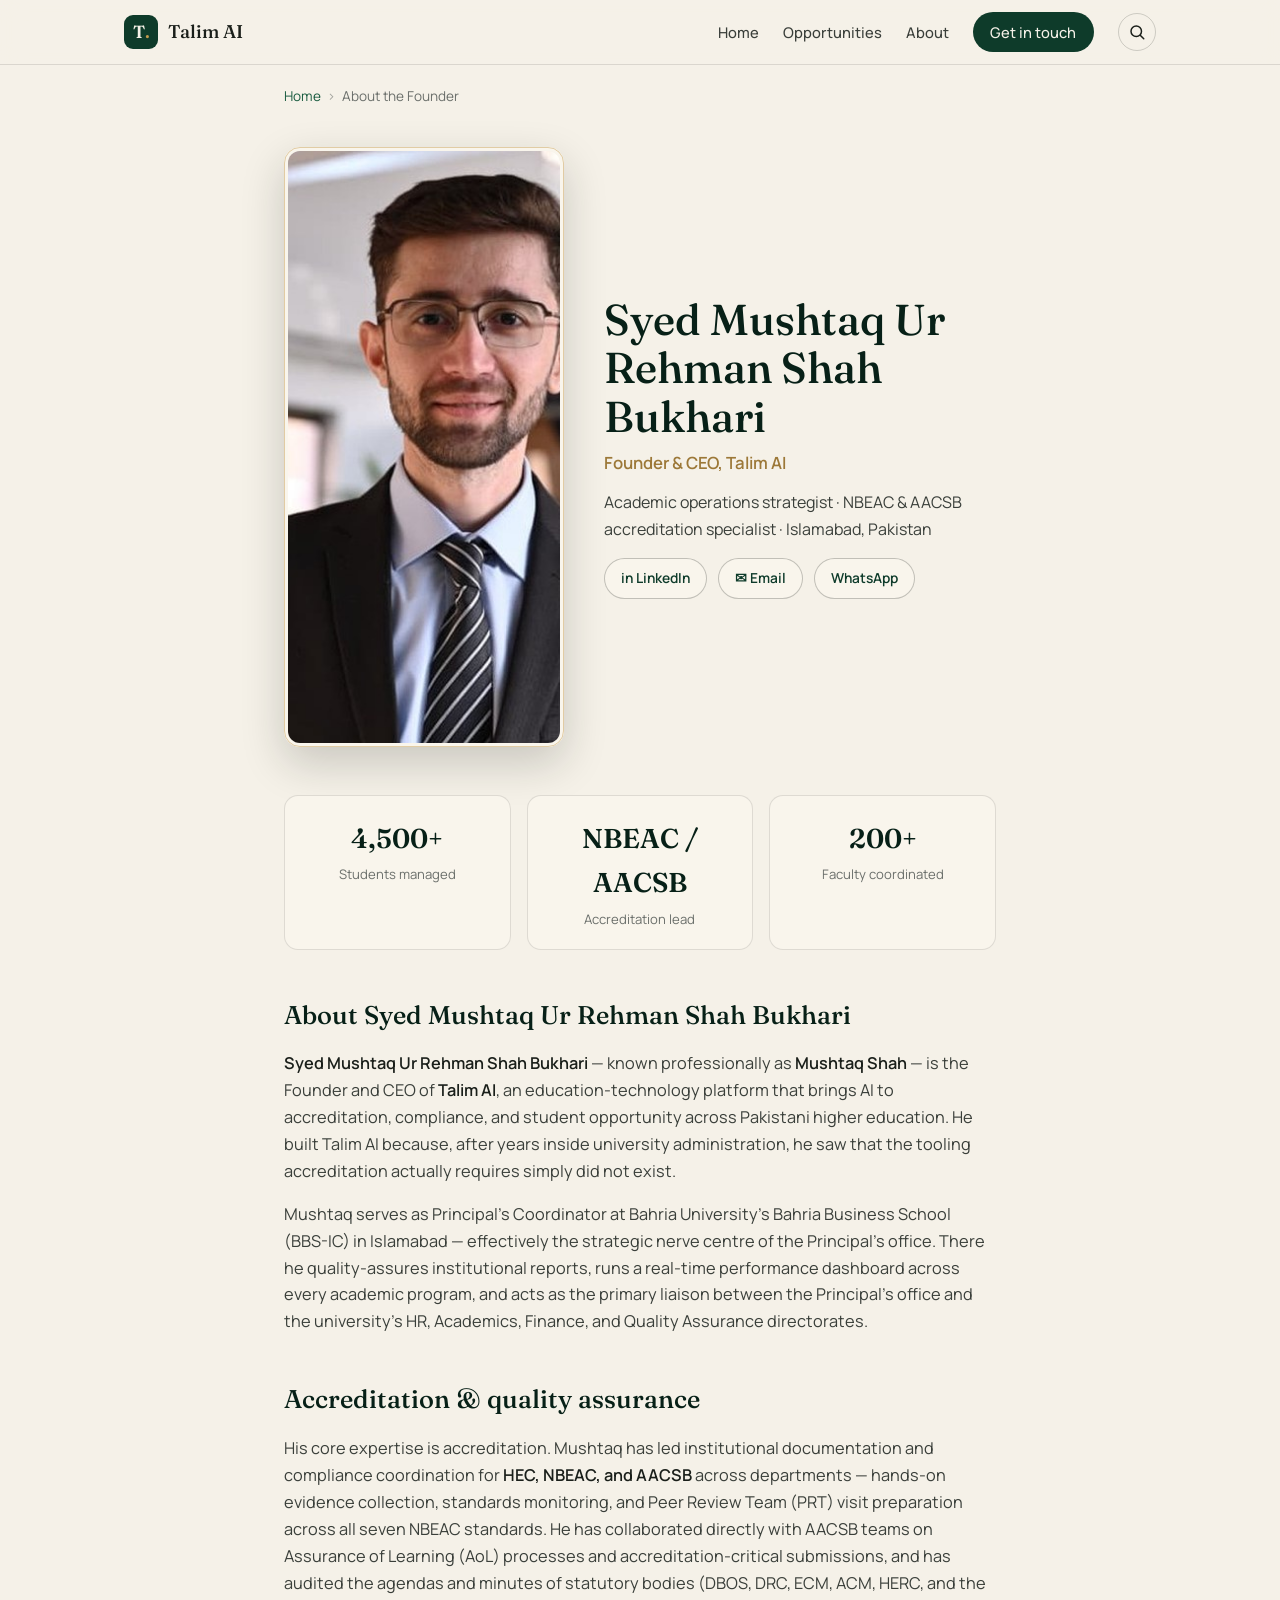
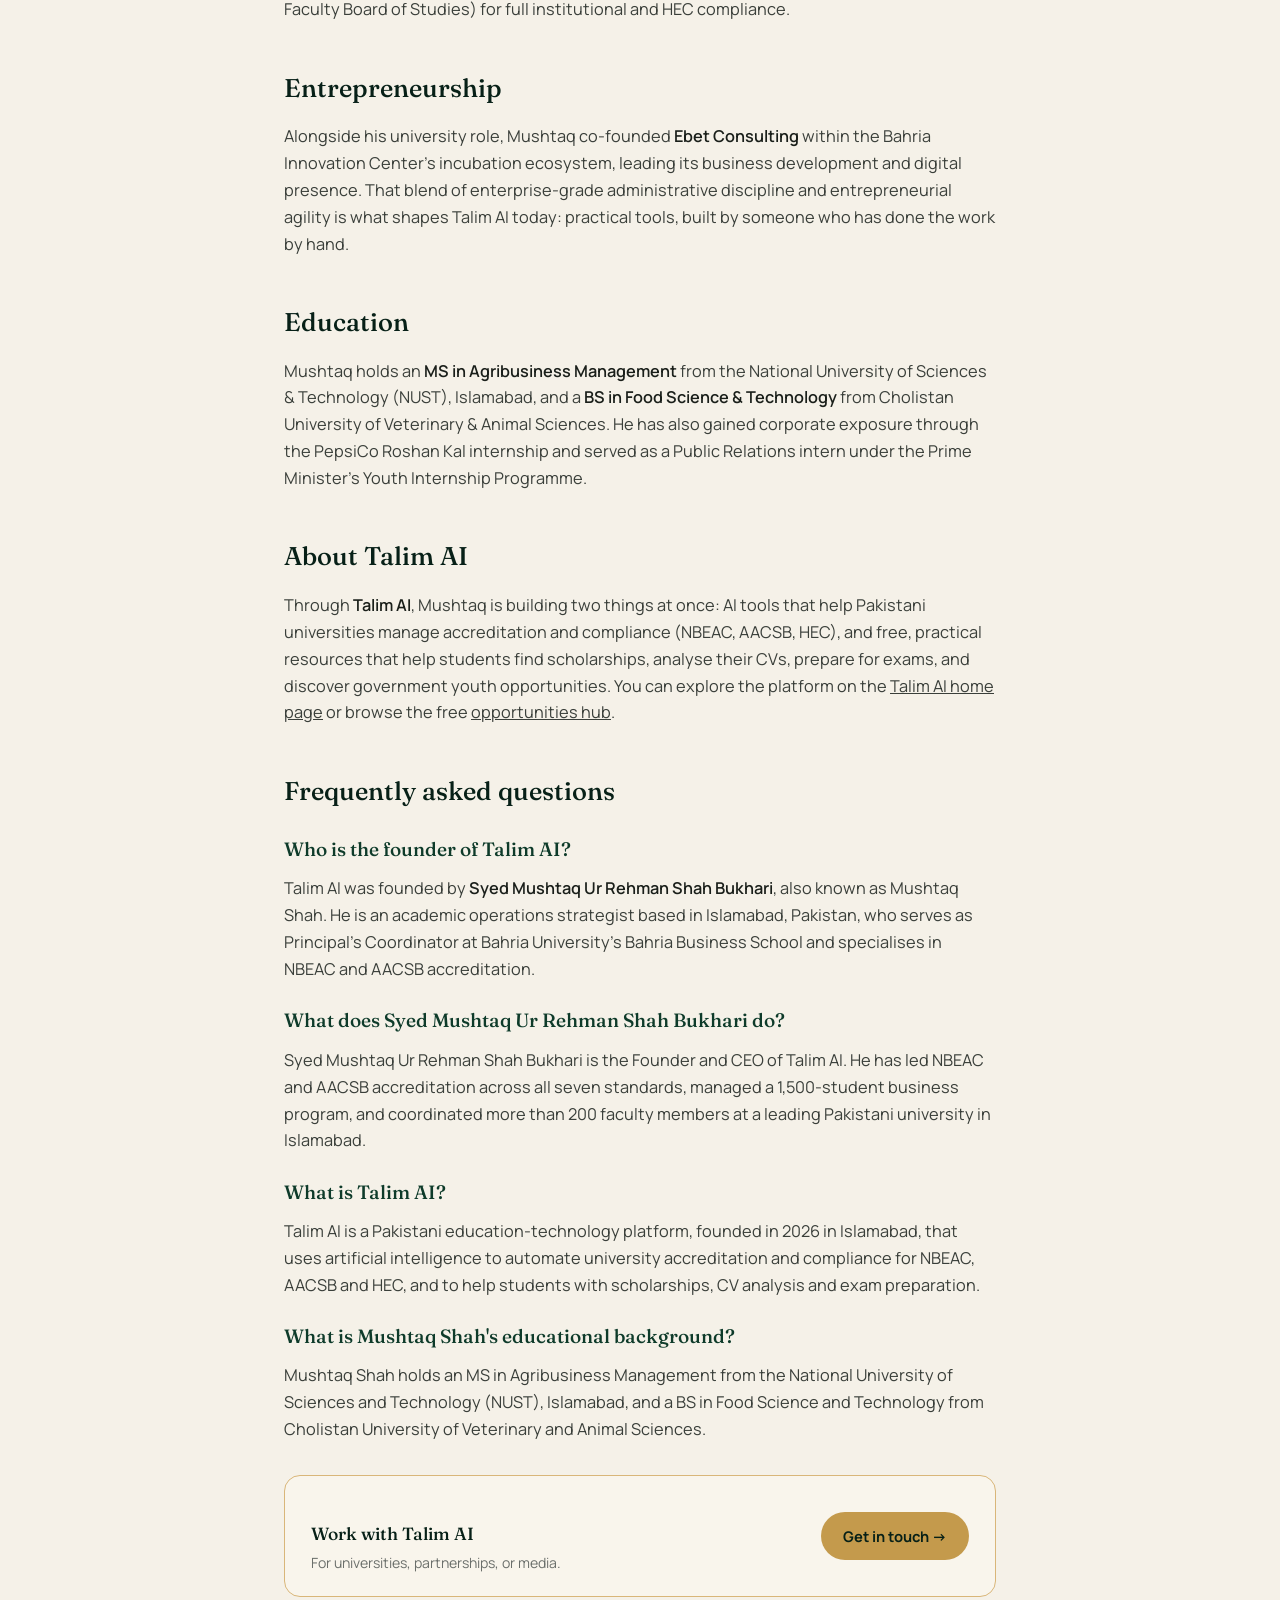
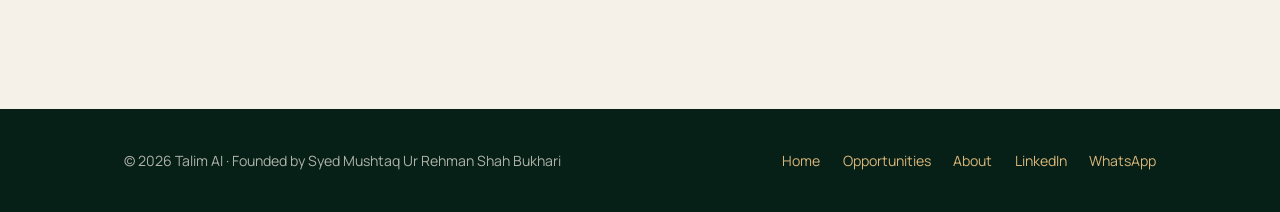
<file: about/index.html>
<script src="/search.js" defer></script>
<!DOCTYPE html>
<html lang="en">
<head>
<meta charset="UTF-8">
<meta name="viewport" content="width=device-width, initial-scale=1.0">
<title>Syed Mushtaq Ur Rehman Shah Bukhari — Founder & CEO of Talim AI</title>
<meta name="description" content="Syed Mushtaq Ur Rehman Shah Bukhari (Mushtaq Shah) is the Founder & CEO of Talim AI — an academic operations strategist and NBEAC/AACSB accreditation specialist for Pakistani higher education, based in Islamabad.">
<meta name="keywords" content="Syed Mushtaq Ur Rehman Shah Bukhari, Mushtaq Shah, Mushtaq Shah Bukhari, Talim AI founder, Talim AI CEO, academic operations strategist Pakistan, NBEAC AACSB consultant, Bahria University coordinator">
<meta name="author" content="Syed Mushtaq Ur Rehman Shah Bukhari">
<meta name="robots" content="index, follow, max-image-preview:large">
<link rel="canonical" href="https://talimai.tech/about/">

<meta property="og:type" content="profile">
<meta property="profile:first_name" content="Syed Mushtaq Ur Rehman">
<meta property="profile:last_name" content="Shah Bukhari">
<meta property="og:site_name" content="Talim AI">
<meta property="og:title" content="Syed Mushtaq Ur Rehman Shah Bukhari — Founder & CEO of Talim AI">
<meta property="og:description" content="Founder & CEO of Talim AI. Academic operations strategist and NBEAC/AACSB accreditation specialist for Pakistani higher education.">
<meta property="og:url" content="https://talimai.tech/about/">
<meta property="og:image" content="https://talimai.tech/founder-mushtaq-shah.jpg">
<meta property="og:image:width" content="480">
<meta property="og:image:height" content="600">

<meta name="twitter:card" content="summary">
<meta name="twitter:title" content="Syed Mushtaq Ur Rehman Shah Bukhari — Founder & CEO of Talim AI">
<meta name="twitter:description" content="Founder & CEO of Talim AI. NBEAC/AACSB accreditation specialist for Pakistani higher education.">
<meta name="twitter:image" content="https://talimai.tech/founder-mushtaq-shah.jpg">

<link rel="icon" type="image/png" sizes="32x32" href="/favicon-32x32.png">
<link rel="icon" type="image/png" sizes="16x16" href="/favicon-16x16.png">
<link rel="apple-touch-icon" sizes="180x180" href="/apple-touch-icon.png">
<meta name="theme-color" content="#0E3B2A">

<link rel="preconnect" href="https://fonts.googleapis.com">
<link rel="preconnect" href="https://fonts.gstatic.com" crossorigin>
<link href="https://fonts.googleapis.com/css2?family=Fraunces:opsz,wght@9..144,300;9..144,400;9..144,500;9..144,600;9..144,700&family=Manrope:wght@300;400;500;600;700;800&family=Noto+Nastaliq+Urdu:wght@400;500;700&display=swap" rel="stylesheet">
<link rel="stylesheet" href="/opportunities/hub.css">
<style>
  .founder-hero{display:grid;grid-template-columns:280px 1fr;gap:2.5rem;align-items:center;padding:2.5rem 0 1rem;}
  @media(max-width:680px){.founder-hero{grid-template-columns:1fr;gap:1.5rem;text-align:center;}}
  .founder-hero img{width:100%;max-width:300px;aspect-ratio:4/5;object-fit:cover;object-position:center top;border-radius:16px;box-shadow:0 16px 44px rgba(26,31,26,.20);border:4px solid var(--cream-warm);outline:1px solid rgba(196,154,76,.45);outline-offset:-1px;margin:0 auto;display:block;}
  .founder-hero h1{font-family:'Fraunces',serif;font-weight:500;font-size:clamp(1.8rem,4vw,2.7rem);color:var(--forest-deep);line-height:1.12;margin-bottom:0.5rem;}
  .founder-hero .role{font-size:1.05rem;color:var(--gold-deep);font-weight:600;margin-bottom:0.8rem;}
  .founder-hero .links{display:flex;gap:0.7rem;flex-wrap:wrap;margin-top:1rem;}
  @media(max-width:680px){.founder-hero .links{justify-content:center;}}
  .chip-link{display:inline-flex;align-items:center;gap:0.4rem;background:var(--cream-warm);border:1px solid var(--line-strong);color:var(--forest);text-decoration:none;padding:0.5rem 1rem;border-radius:999px;font-size:0.86rem;font-weight:600;transition:background .2s,color .2s;}
  .chip-link:hover{background:var(--forest);color:var(--cream);}
  .fact-grid{display:grid;grid-template-columns:repeat(3,1fr);gap:1rem;margin:2rem 0;}
  @media(max-width:680px){.fact-grid{grid-template-columns:1fr;}}
  .fact{background:var(--cream-warm);border:1px solid var(--line);border-radius:14px;padding:1.2rem;text-align:center;}
  .fact .n{font-family:'Fraunces',serif;font-size:1.7rem;color:var(--forest-deep);font-weight:600;}
  .fact .l{font-size:0.82rem;color:var(--ink-mute);margin-top:0.2rem;}
</style>

<script type="application/ld+json">
{
  "@context": "https://schema.org",
  "@graph": [
    {
      "@type": "ProfilePage",
      "@id": "https://talimai.tech/about/#profilepage",
      "url": "https://talimai.tech/about/",
      "name": "Syed Mushtaq Ur Rehman Shah Bukhari — Founder & CEO of Talim AI",
      "mainEntity": { "@id": "https://talimai.tech/#founder" },
      "isPartOf": { "@id": "https://talimai.tech/#organization" },
      "inLanguage": "en-PK"
    },
    {
      "@type": "Person",
      "@id": "https://talimai.tech/#founder",
      "name": "Syed Mushtaq Ur Rehman Shah Bukhari",
      "alternateName": ["Mushtaq Shah", "Mushtaq Shah Bukhari", "Syed Mushtaq"],
      "jobTitle": "Founder & CEO",
      "description": "Founder & CEO of Talim AI and an academic operations strategist specialising in NBEAC and AACSB accreditation, faculty qualification, and assurance of learning for Pakistani higher education.",
      "image": "https://talimai.tech/founder-mushtaq-shah.jpg",
      "url": "https://talimai.tech/about/",
      "email": "mushttaqshah@gmail.com",
      "worksFor": { "@id": "https://talimai.tech/#organization" },
      "founder": { "@id": "https://talimai.tech/#organization" },
      "homeLocation": { "@type": "Place", "address": { "@type": "PostalAddress", "addressLocality": "Islamabad", "addressCountry": "PK" } },
      "nationality": { "@type": "Country", "name": "Pakistan" },
      "alumniOf": [
        { "@type": "CollegeOrUniversity", "name": "National University of Sciences & Technology (NUST)" },
        { "@type": "CollegeOrUniversity", "name": "Cholistan University of Veterinary & Animal Sciences" }
      ],
      "knowsAbout": ["NBEAC Accreditation", "AACSB Accreditation", "HEC Compliance", "Assurance of Learning", "Academic Operations", "Higher Education Quality Assurance", "Agribusiness"],
      "sameAs": ["https://www.linkedin.com/in/mushtaqshah"]
    },
    {
      "@type": "Organization",
      "@id": "https://talimai.tech/#organization",
      "name": "Talim AI",
      "url": "https://talimai.tech/",
      "logo": "https://talimai.tech/og-image.png",
      "founder": { "@id": "https://talimai.tech/#founder" }
    },
    {
      "@type": "BreadcrumbList",
      "itemListElement": [
        { "@type": "ListItem", "position": 1, "name": "Home", "item": "https://talimai.tech/" },
        { "@type": "ListItem", "position": 2, "name": "About the Founder", "item": "https://talimai.tech/about/" }
      ]
    },
    {
      "@type": "FAQPage",
      "mainEntity": [
        {
          "@type": "Question",
          "name": "Who is the founder of Talim AI?",
          "acceptedAnswer": { "@type": "Answer", "text": "Talim AI was founded by Syed Mushtaq Ur Rehman Shah Bukhari, also known as Mushtaq Shah. He is an academic operations strategist based in Islamabad, Pakistan, who serves as Principal's Coordinator at Bahria University's Bahria Business School and specialises in NBEAC and AACSB accreditation." }
        },
        {
          "@type": "Question",
          "name": "What does Syed Mushtaq Ur Rehman Shah Bukhari do?",
          "acceptedAnswer": { "@type": "Answer", "text": "Syed Mushtaq Ur Rehman Shah Bukhari is the Founder and CEO of Talim AI. He has led NBEAC and AACSB accreditation across all seven standards, managed a 1,500-student business program, and coordinated more than 200 faculty members at a leading Pakistani university in Islamabad." }
        },
        {
          "@type": "Question",
          "name": "What is Talim AI?",
          "acceptedAnswer": { "@type": "Answer", "text": "Talim AI is a Pakistani education-technology platform, founded in 2026 in Islamabad, that uses artificial intelligence to automate university accreditation and compliance for NBEAC, AACSB and HEC, and to help students with scholarships, CV analysis and exam preparation." }
        },
        {
          "@type": "Question",
          "name": "What is Mushtaq Shah's educational background?",
          "acceptedAnswer": { "@type": "Answer", "text": "Mushtaq Shah holds an MS in Agribusiness Management from the National University of Sciences and Technology (NUST), Islamabad, and a BS in Food Science and Technology from Cholistan University of Veterinary and Animal Sciences." }
        }
      ]
    }
  ]
}
</script>
</head>
<body>

<header class="site-header">
  <div class="wrap">
    <a class="brand" href="/"><span class="brand-mark">T<span class="dot">.</span></span><span class="brand-name">Talim&nbsp;AI</span></a>
    <nav class="header-nav">
      <a href="/">Home</a>
      <a href="/opportunities/">Opportunities</a>
      <a href="/about/">About</a>
      <a class="header-cta" href="/#contact">Get in touch</a>
    </nav>
  </div>
</header>

<main>
<div class="wrap-narrow">

  <nav class="breadcrumb" aria-label="Breadcrumb">
    <a href="/">Home</a><span>›</span>About the Founder
  </nav>

  <section class="founder-hero">
    <img src="/founder-mushtaq-shah.jpg" width="480" height="600" alt="Syed Mushtaq Ur Rehman Shah Bukhari, Founder and CEO of Talim AI">
    <div>
      <h1>Syed Mushtaq Ur Rehman Shah Bukhari</h1>
      <div class="role">Founder &amp; CEO, Talim AI</div>
      <p style="color:var(--ink-soft);">Academic operations strategist · NBEAC &amp; AACSB accreditation specialist · Islamabad, Pakistan</p>
      <div class="links">
        <a class="chip-link" href="https://www.linkedin.com/in/mushtaqshah" target="_blank" rel="noopener">in LinkedIn</a>
        <a class="chip-link" href="mailto:mushttaqshah@gmail.com">✉ Email</a>
        <a class="chip-link" href="https://wa.me/923096032223" target="_blank" rel="noopener">WhatsApp</a>
      </div>
    </div>
  </section>

  <div class="fact-grid">
    <div class="fact"><div class="n">4,500+</div><div class="l">Students managed</div></div>
    <div class="fact"><div class="n">NBEAC / AACSB</div><div class="l">Accreditation lead</div></div>
    <div class="fact"><div class="n">200+</div><div class="l">Faculty coordinated</div></div>
  </div>

  <div class="article-body">
    <h2>About Syed Mushtaq Ur Rehman Shah Bukhari</h2>
    <p><strong>Syed Mushtaq Ur Rehman Shah Bukhari</strong> — known professionally as <strong>Mushtaq Shah</strong> — is the Founder and CEO of <strong>Talim AI</strong>, an education-technology platform that brings AI to accreditation, compliance, and student opportunity across Pakistani higher education. He built Talim AI because, after years inside university administration, he saw that the tooling accreditation actually requires simply did not exist.</p>
    <p>Mushtaq serves as Principal's Coordinator at Bahria University's Bahria Business School (BBS-IC) in Islamabad — effectively the strategic nerve centre of the Principal's office. There he quality-assures institutional reports, runs a real-time performance dashboard across every academic program, and acts as the primary liaison between the Principal's office and the university's HR, Academics, Finance, and Quality Assurance directorates.</p>

    <h2>Accreditation &amp; quality assurance</h2>
    <p>His core expertise is accreditation. Mushtaq has led institutional documentation and compliance coordination for <strong>HEC, NBEAC, and AACSB</strong> across departments — hands-on evidence collection, standards monitoring, and Peer Review Team (PRT) visit preparation across all seven NBEAC standards. He has collaborated directly with AACSB teams on Assurance of Learning (AoL) processes and accreditation-critical submissions, and has audited the agendas and minutes of statutory bodies (DBOS, DRC, ECM, ACM, HERC, and the Faculty Board of Studies) for full institutional and HEC compliance.</p>

    <h2>Entrepreneurship</h2>
    <p>Alongside his university role, Mushtaq co-founded <strong>Ebet Consulting</strong> within the Bahria Innovation Center's incubation ecosystem, leading its business development and digital presence. That blend of enterprise-grade administrative discipline and entrepreneurial agility is what shapes Talim AI today: practical tools, built by someone who has done the work by hand.</p>

    <h2>Education</h2>
    <p>Mushtaq holds an <strong>MS in Agribusiness Management</strong> from the National University of Sciences &amp; Technology (NUST), Islamabad, and a <strong>BS in Food Science &amp; Technology</strong> from Cholistan University of Veterinary &amp; Animal Sciences. He has also gained corporate exposure through the PepsiCo Roshan Kal internship and served as a Public Relations intern under the Prime Minister's Youth Internship Programme.</p>

    <h2>About Talim AI</h2>
    <p>Through <strong>Talim AI</strong>, Mushtaq is building two things at once: AI tools that help Pakistani universities manage accreditation and compliance (NBEAC, AACSB, HEC), and free, practical resources that help students find scholarships, analyse their CVs, prepare for exams, and discover government youth opportunities. You can explore the platform on the <a href="/">Talim AI home page</a> or browse the free <a href="/opportunities/">opportunities hub</a>.</p>

    <h2>Frequently asked questions</h2>
    <div class="faq">
      <h3>Who is the founder of Talim AI?</h3>
      <p>Talim AI was founded by <strong>Syed Mushtaq Ur Rehman Shah Bukhari</strong>, also known as Mushtaq Shah. He is an academic operations strategist based in Islamabad, Pakistan, who serves as Principal's Coordinator at Bahria University's Bahria Business School and specialises in NBEAC and AACSB accreditation.</p>

      <h3>What does Syed Mushtaq Ur Rehman Shah Bukhari do?</h3>
      <p>Syed Mushtaq Ur Rehman Shah Bukhari is the Founder and CEO of Talim AI. He has led NBEAC and AACSB accreditation across all seven standards, managed a 1,500-student business program, and coordinated more than 200 faculty members at a leading Pakistani university in Islamabad.</p>

      <h3>What is Talim AI?</h3>
      <p>Talim AI is a Pakistani education-technology platform, founded in 2026 in Islamabad, that uses artificial intelligence to automate university accreditation and compliance for NBEAC, AACSB and HEC, and to help students with scholarships, CV analysis and exam preparation.</p>

      <h3>What is Mushtaq Shah's educational background?</h3>
      <p>Mushtaq Shah holds an MS in Agribusiness Management from the National University of Sciences and Technology (NUST), Islamabad, and a BS in Food Science and Technology from Cholistan University of Veterinary and Animal Sciences.</p>
    </div>

    <div class="official">
      <div class="txt"><h3>Work with Talim AI</h3><p>For universities, partnerships, or media.</p></div>
      <a class="btn-gold" href="/#contact">Get in touch →</a>
    </div>
  </div>

</div>
</main>

<footer class="site-footer">
  <div class="wrap">
    <span>© 2026 Talim AI · Founded by Syed Mushtaq Ur Rehman Shah Bukhari</span>
    <div class="footer-links">
      <a href="/">Home</a>
      <a href="/opportunities/">Opportunities</a>
      <a href="/about/">About</a>
      <a href="https://www.linkedin.com/in/mushtaqshah" target="_blank" rel="noopener">LinkedIn</a>
      <a href="https://wa.me/923096032223">WhatsApp</a>
    </div>
  </div>
</footer>

</body>
</html>
</file>
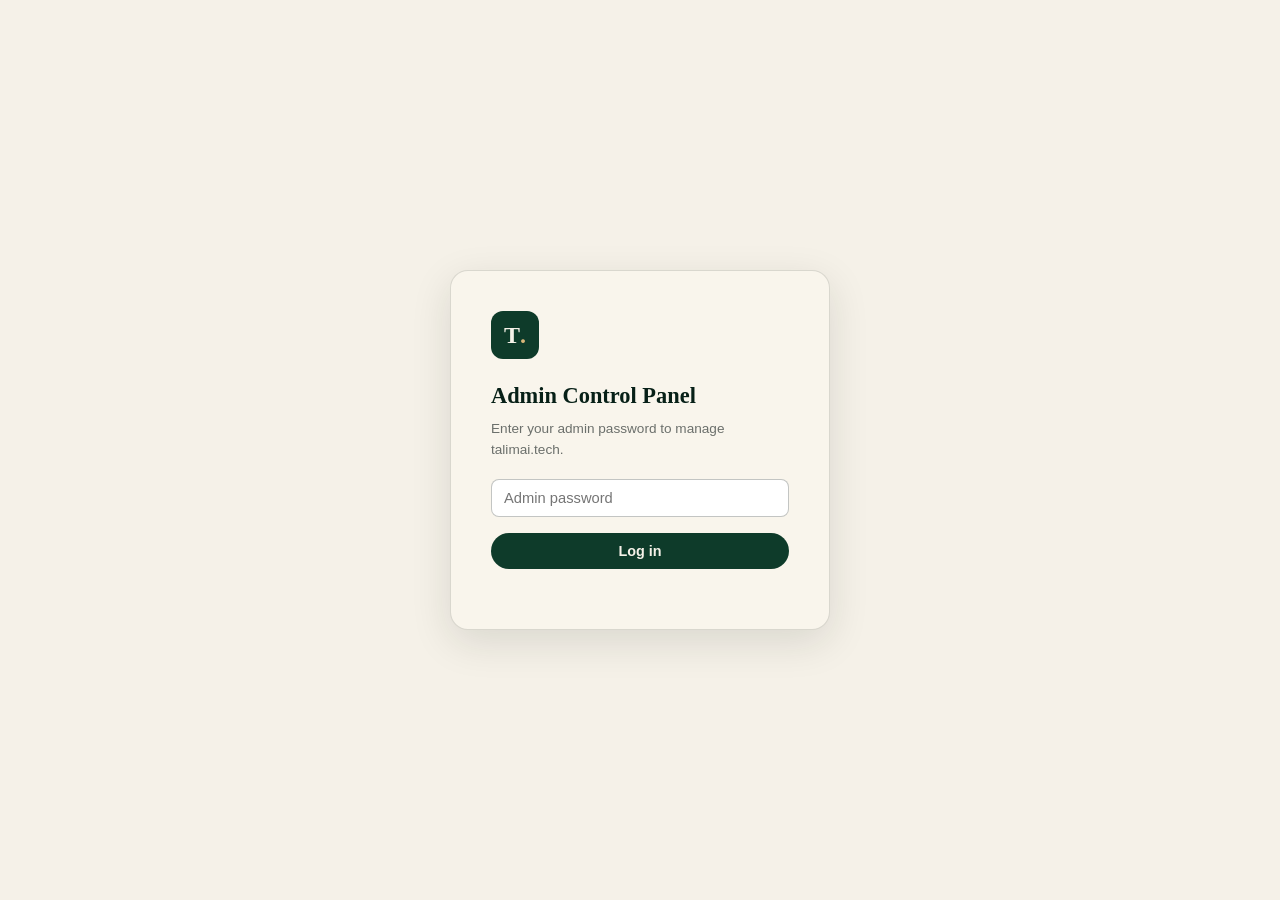
<file: admin/index.html>
<!DOCTYPE html>
<html lang="en">
<head>
<meta charset="UTF-8">
<meta name="viewport" content="width=device-width, initial-scale=1.0">
<title>Talim AI — Admin Control Panel</title>
<meta name="robots" content="noindex, nofollow">
<link rel="icon" type="image/png" sizes="32x32" href="/favicon-32x32.png">
<style>
  :root{
    --cream:#F5F1E8;--cream-warm:#F9F5EC;--ink:#1A1F1A;--ink-soft:#3A3F3A;--ink-mute:#6B6F6B;
    --forest:#0E3B2A;--forest-deep:#072017;--forest-soft:#1A5C40;
    --gold:#C49A4C;--gold-soft:#D9B679;--gold-deep:#9C7838;
    --red:#A04B2A;--line:rgba(26,31,26,0.14);--line-strong:rgba(26,31,26,0.26);
  }
  *{margin:0;padding:0;box-sizing:border-box;}
  body{font-family:-apple-system,BlinkMacSystemFont,'Segoe UI',Roboto,sans-serif;background:var(--cream);color:var(--ink);line-height:1.55;}
  h1,h2,h3{font-family:Georgia,'Times New Roman',serif;font-weight:600;}
  .hidden{display:none!important;}
  button{font-family:inherit;cursor:pointer;}
  input,textarea,select{font-family:inherit;font-size:0.92rem;width:100%;padding:0.6rem 0.75rem;border:1px solid var(--line-strong);border-radius:8px;background:#fff;color:var(--ink);}
  textarea{resize:vertical;line-height:1.5;}
  label{display:block;font-size:0.8rem;font-weight:600;color:var(--ink-soft);margin:0.9rem 0 0.3rem;}
  .hint{font-size:0.74rem;color:var(--ink-mute);font-weight:400;margin-top:0.25rem;}
  .btn{background:var(--forest);color:var(--cream);border:none;padding:0.65rem 1.3rem;border-radius:999px;font-weight:600;font-size:0.9rem;}
  .btn:hover{background:var(--forest-deep);}
  .btn:disabled{opacity:0.5;cursor:not-allowed;}
  .btn-gold{background:var(--gold);color:var(--forest-deep);}
  .btn-gold:hover{background:var(--gold-soft);}
  .btn-red{background:var(--red);color:#fff;}
  .btn-ghost{background:transparent;color:var(--forest);border:1px solid var(--line-strong);}
  .btn-sm{padding:0.4rem 0.85rem;font-size:0.8rem;}

  /* Login */
  .login-wrap{min-height:100vh;display:flex;align-items:center;justify-content:center;padding:1.5rem;}
  .login-card{background:var(--cream-warm);border:1px solid var(--line);border-radius:18px;padding:2.5rem;max-width:380px;width:100%;box-shadow:0 12px 40px rgba(26,31,26,0.12);}
  .login-card .mark{width:48px;height:48px;border-radius:12px;background:var(--forest);color:var(--cream);display:flex;align-items:center;justify-content:center;font-family:Georgia,serif;font-size:1.5rem;font-weight:600;margin-bottom:1.2rem;}
  .login-card .mark span{color:var(--gold-soft);}
  .login-card h1{font-size:1.4rem;color:var(--forest-deep);margin-bottom:0.3rem;}
  .login-card p{font-size:0.85rem;color:var(--ink-mute);margin-bottom:1.2rem;}

  /* App shell */
  .topbar{background:var(--forest);color:var(--cream);padding:0 1.25rem;height:58px;display:flex;align-items:center;justify-content:space-between;position:sticky;top:0;z-index:50;}
  .topbar .brand{display:flex;align-items:center;gap:0.6rem;font-family:Georgia,serif;font-size:1.1rem;}
  .topbar .brand .mark{width:30px;height:30px;border-radius:8px;background:var(--gold);color:var(--forest-deep);display:flex;align-items:center;justify-content:center;font-weight:700;}
  .topbar a.view-site{color:var(--gold-soft);font-size:0.82rem;text-decoration:none;margin-right:1rem;}
  .tabs{display:flex;gap:0.3rem;background:var(--cream-warm);border-bottom:1px solid var(--line);padding:0 1rem;position:sticky;top:58px;z-index:40;overflow-x:auto;}
  .tab{background:none;border:none;padding:0.9rem 1rem;font-size:0.88rem;font-weight:600;color:var(--ink-mute);border-bottom:2.5px solid transparent;white-space:nowrap;}
  .tab.active{color:var(--forest);border-bottom-color:var(--gold);}
  .panel{max-width:880px;margin:0 auto;padding:1.5rem 1.25rem 4rem;}
  .panel h2{font-size:1.3rem;color:var(--forest-deep);margin-bottom:0.4rem;}
  .panel .sub{font-size:0.88rem;color:var(--ink-mute);margin-bottom:1.4rem;}
  .card{background:var(--cream-warm);border:1px solid var(--line);border-radius:14px;padding:1.4rem;margin-bottom:1.2rem;}
  .row2{display:grid;grid-template-columns:1fr 1fr;gap:0 1rem;}
  @media(max-width:600px){.row2{grid-template-columns:1fr;}}

  .toast{position:fixed;bottom:20px;left:50%;transform:translateX(-50%);background:var(--forest-deep);color:var(--cream);padding:0.8rem 1.4rem;border-radius:999px;font-size:0.88rem;box-shadow:0 8px 28px rgba(0,0,0,0.25);z-index:100;max-width:90vw;}
  .toast.err{background:var(--red);}
  .banner{background:#FBEED7;border:1px solid var(--gold-soft);color:var(--gold-deep);padding:0.8rem 1rem;border-radius:10px;font-size:0.82rem;margin-bottom:1.2rem;}

  /* file list */
  .file-list{max-height:320px;overflow:auto;border:1px solid var(--line);border-radius:10px;background:#fff;}
  .file-item{display:flex;justify-content:space-between;align-items:center;padding:0.5rem 0.8rem;border-bottom:1px solid var(--line);font-size:0.84rem;}
  .file-item:last-child{border-bottom:none;}
  .file-item code{font-family:ui-monospace,Menlo,Consolas,monospace;font-size:0.8rem;color:var(--ink-soft);}
  .file-item:hover{background:var(--cream);}
  .editor{width:100%;min-height:420px;font-family:ui-monospace,Menlo,Consolas,monospace;font-size:0.82rem;line-height:1.5;white-space:pre;overflow-wrap:normal;}
  .leads-table{width:100%;border-collapse:collapse;font-size:0.82rem;}
  .leads-table th,.leads-table td{text-align:left;padding:0.5rem 0.6rem;border-bottom:1px solid var(--line);vertical-align:top;}
  .leads-table th{color:var(--forest);font-weight:700;}
  .pill{display:inline-block;background:rgba(26,92,64,0.12);color:var(--forest-soft);padding:0.1rem 0.5rem;border-radius:999px;font-size:0.72rem;font-weight:600;}
  .spin{display:inline-block;width:14px;height:14px;border:2px solid rgba(255,255,255,0.4);border-top-color:#fff;border-radius:50%;animation:s 0.7s linear infinite;vertical-align:-2px;}
  @keyframes s{to{transform:rotate(360deg);}}
  .muted{color:var(--ink-mute);font-size:0.84rem;}
  details.help{background:var(--cream-warm);border:1px solid var(--line);border-radius:10px;padding:0.4rem 1rem;margin-bottom:0.8rem;}
  details.help summary{cursor:pointer;font-weight:600;padding:0.6rem 0;color:var(--forest-deep);}
  details.help p,details.help li{font-size:0.86rem;color:var(--ink-soft);margin:0.4rem 0;}
</style>
</head>
<body>

<!-- ============ LOGIN ============ -->
<div class="login-wrap" id="login">
  <div class="login-card">
    <div class="mark">T<span>.</span></div>
    <h1>Admin Control Panel</h1>
    <p>Enter your admin password to manage talimai.tech.</p>
    <input type="password" id="pw" placeholder="Admin password" onkeydown="if(event.key==='Enter')doLogin()">
    <div style="margin-top:1rem;"><button class="btn" id="loginBtn" onclick="doLogin()" style="width:100%;">Log in</button></div>
    <p id="loginMsg" class="hint" style="color:var(--red);margin-top:0.8rem;"></p>
  </div>
</div>

<!-- ============ APP ============ -->
<div id="app" class="hidden">
  <div class="topbar">
    <div class="brand"><span class="mark">T</span> Admin Panel</div>
    <div>
      <a class="view-site" href="https://talimai.tech/" target="_blank">View site ↗</a>
      <button class="btn btn-sm btn-ghost" style="color:var(--cream);border-color:rgba(255,255,255,0.3);" onclick="logout()">Log out</button>
    </div>
  </div>
  <div class="tabs">
    <button class="tab active" data-tab="guides" onclick="switchTab('guides')">➕ New Guide</button>
    <button class="tab" data-tab="editsite" onclick="switchTab('editsite')">🖌️ Edit Site</button>
    <button class="tab" data-tab="files" onclick="switchTab('files')">📝 Pages &amp; Files</button>
    <button class="tab" data-tab="media" onclick="switchTab('media')">🖼️ Media</button>
    <button class="tab" data-tab="stats" onclick="switchTab('stats')">📊 Stats</button>
    <button class="tab" data-tab="leads" onclick="switchTab('leads')">📥 Leads</button>
    <button class="tab" data-tab="help" onclick="switchTab('help')">❓ Help</button>
  </div>

  <!-- GUIDES TAB -->
  <div class="panel" id="tab-guides">
    <h2>Create a new opportunity guide</h2>
    <p class="sub">Fill the fields — a complete, SEO-optimised page is generated and published automatically. Goes live in ~1 minute.</p>
    <div class="banner">Tip: keep the title keyword-rich (what people search). Lists below: write <b>one item per line</b>. Steps &amp; FAQs use <code>Title :: description</code> on each line.</div>

    <div class="card">
      <div class="row2">
        <div>
          <label>Page title (H1 + SEO title) *</label>
          <input id="g_title" placeholder="e.g. HEC Need-Based Scholarship 2026 — Eligibility & How to Apply">
        </div>
        <div>
          <label>URL slug *</label>
          <input id="g_slug" placeholder="hec-need-based-scholarship">
          <div class="hint">Lowercase, hyphens. Becomes /opportunities/<b>slug</b>/</div>
        </div>
      </div>
      <div class="row2">
        <div>
          <label>Category</label>
          <select id="g_category">
            <option>Scholarships &amp; Education</option>
            <option>Loans &amp; Funding</option>
            <option>Skills &amp; Training</option>
            <option>Jobs &amp; Internships</option>
            <option>Leadership &amp; Engagement</option>
            <option>Exam Prep</option>
          </select>
        </div>
        <div>
          <label>Short title (breadcrumb)</label>
          <input id="g_shortTitle" placeholder="HEC Need-Based Scholarship">
        </div>
      </div>
      <label>Meta description (for Google, 150–160 chars) *</label>
      <textarea id="g_metaDescription" rows="2" placeholder="A clear one-line summary with the main keywords and a benefit."></textarea>
      <label>Keywords (comma separated)</label>
      <input id="g_keywords" placeholder="HEC scholarship 2026, need based, eligibility, how to apply">
    </div>

    <div class="card">
      <label>At a glance box (one per line, <code>Label :: Value</code>)</label>
      <textarea id="g_glance" rows="4" placeholder="Who runs it :: HEC&#10;Cost :: Free, merit + need based&#10;Apply at :: hec.gov.pk"></textarea>

      <label>Intro paragraphs (one paragraph per line)</label>
      <textarea id="g_intro" rows="3" placeholder="First paragraph...&#10;Second paragraph..."></textarea>

      <label>What is it? (one paragraph per line)</label>
      <textarea id="g_whatIs" rows="3"></textarea>

      <label>Benefits (one per line)</label>
      <textarea id="g_benefits" rows="3"></textarea>

      <label>Who is eligible (one per line)</label>
      <textarea id="g_eligibility" rows="3"></textarea>

      <label>Documents needed (one per line)</label>
      <textarea id="g_documents" rows="3"></textarea>

      <label>How to apply — steps (one per line, <code>Step title :: description</code>)</label>
      <textarea id="g_steps" rows="4" placeholder="Open the portal :: Go to the official website&#10;Register :: Create an account with your CNIC"></textarea>

      <label>FAQ (one per line, <code>Question :: Answer</code>)</label>
      <textarea id="g_faqs" rows="4" placeholder="Who can apply? :: Any enrolled student...&#10;Is it free? :: Yes, applying is free."></textarea>
    </div>

    <div class="card">
      <div class="row2">
        <div>
          <label>Official site name</label>
          <input id="g_officialName" placeholder="Visit hec.gov.pk">
        </div>
        <div>
          <label>Official site URL</label>
          <input id="g_officialUrl" placeholder="https://www.hec.gov.pk/">
        </div>
      </div>
      <label style="display:flex;align-items:center;gap:0.5rem;margin-top:1rem;"><input type="checkbox" id="g_overwrite" style="width:auto;"> Overwrite if a guide with this slug already exists</label>
    </div>

    <button class="btn btn-gold" id="g_publish" onclick="publishGuide()">Publish guide →</button>
    <p id="g_result" class="muted" style="margin-top:1rem;"></p>
  </div>

  <!-- EDIT SITE TAB -->
  <div class="panel hidden" id="tab-editsite">
    <h2>Edit your site visually</h2>
    <p class="sub">Open any page in <b>Edit Mode</b>. Click text to change it, click an image to replace it, then Save — changes go live in ~1 minute.</p>
    <div class="banner">How it works: the page opens with an Edit toolbar at the bottom. Dashed outlines = editable. Click → type → <b>Save changes</b>. Free-form moving of items isn't available here, but all text &amp; images are editable.</div>
    <div class="card">
      <label>Open a page in Edit Mode</label>
      <div style="display:flex;gap:0.5rem;flex-wrap:wrap;">
        <a class="btn btn-gold" href="https://talimai.tech/?edit=1" target="_blank">🏠 Edit Home page</a>
        <a class="btn btn-ghost" href="https://talimai.tech/opportunities/?edit=1" target="_blank">Edit Opportunities hub</a>
      </div>
      <label style="margin-top:1.2rem;">Or open any other page (paste its path)</label>
      <div style="display:flex;gap:0.5rem;">
        <input id="editPagePath" placeholder="/opportunities/kamyab-jawan-business-loan/">
        <button class="btn btn-sm" onclick="openInEditMode()" style="white-space:nowrap;">Open ✏️</button>
      </div>
      <div class="hint">It will ask for your admin password the first time, then remember it.</div>
    </div>
  </div>

  <!-- STATS TAB -->
  <div class="panel hidden" id="tab-stats">
    <h2>Statistics</h2>
    <p class="sub">Visitors and leads for talimai.tech.</p>
    <button class="btn btn-sm btn-ghost" onclick="loadStats()" style="margin-bottom:1rem;">↻ Refresh</button>
    <div id="statsBox"><span class="muted">Loading…</span></div>
  </div>

  <!-- FILES TAB -->
  <div class="panel hidden" id="tab-files">
    <h2>Pages &amp; Files</h2>
    <p class="sub">Edit any page's text or sections directly. Every save is committed to GitHub and is reversible.</p>
    <div class="banner">⚠️ Advanced. Editing HTML carelessly can break a page's layout — make small changes. If something looks wrong, use <b>History</b> (when a file is open) to restore the previous version in one click. Nothing is ever lost.</div>

    <div class="card">
      <label>🔎 Find text anywhere in the site</label>
      <div style="display:flex;gap:0.5rem;">
        <input id="searchQ" placeholder="e.g. 150,000  or  founded by  or  WhatsApp" onkeydown="if(event.key==='Enter')doSearch()">
        <button class="btn btn-sm" onclick="doSearch()" style="white-space:nowrap;">Search</button>
      </div>
      <div id="searchResults" style="margin-top:0.8rem;"></div>
    </div>

    <div class="card">
      <div style="display:flex;justify-content:space-between;align-items:center;margin-bottom:0.7rem;flex-wrap:wrap;gap:0.5rem;">
        <strong style="font-size:0.9rem;">All files in your site</strong>
        <div style="display:flex;gap:0.5rem;">
          <button class="btn btn-sm btn-gold" onclick="newPage()">＋ New page</button>
          <button class="btn btn-sm btn-ghost" onclick="loadTree()">↻ Refresh</button>
        </div>
      </div>
      <div class="file-list" id="fileList"><div class="file-item">Loading…</div></div>
    </div>

    <div class="card hidden" id="editorCard">
      <label>Editing: <code id="editPath"></code></label>
      <textarea class="editor" id="editor" spellcheck="false"></textarea>
      <label>What did you change? (short note)</label>
      <input id="commitMsg" placeholder="e.g. Updated pricing">
      <div style="margin-top:1rem;display:flex;gap:0.6rem;flex-wrap:wrap;align-items:center;">
        <button class="btn" id="saveBtn" onclick="saveFile()">Save &amp; publish</button>
        <button class="btn btn-ghost" onclick="closeEditor()">Cancel</button>
        <button class="btn btn-ghost btn-sm" onclick="loadHistory()">🕘 History</button>
        <button class="btn btn-red btn-sm" style="margin-left:auto;" onclick="deleteFile()">Delete file</button>
      </div>
      <div id="historyBox" style="margin-top:1rem;"></div>
    </div>
  </div>

  <!-- MEDIA TAB -->
  <div class="panel hidden" id="tab-media">
    <h2>Media &amp; images</h2>
    <p class="sub">Upload images (logos, founder photo, banners) straight to your site. Use the link it gives you anywhere on the site.</p>
    <div class="card">
      <label>Upload an image</label>
      <input type="file" id="imgFile" accept="image/*">
      <label>Save as (file name on site)</label>
      <input id="imgName" placeholder="e.g. founder-mushtaq-shah.jpg  or  images/banner.png">
      <div class="hint">Use a clear name. To replace an existing image, use the same name. Goes live in ~1 min.</div>
      <div style="margin-top:1rem;"><button class="btn btn-gold" id="upBtn" onclick="uploadImage()">Upload image</button></div>
      <p id="upResult" class="muted" style="margin-top:0.8rem;"></p>
    </div>
    <div class="card">
      <div style="display:flex;justify-content:space-between;align-items:center;margin-bottom:0.7rem;">
        <strong style="font-size:0.9rem;">Images on your site</strong>
        <button class="btn btn-sm btn-ghost" onclick="loadMedia()">↻ Refresh</button>
      </div>
      <div class="file-list" id="mediaList"><div class="file-item">Click refresh to load.</div></div>
    </div>
  </div>

  <!-- LEADS TAB -->
  <div class="panel hidden" id="tab-leads">
    <h2>Leads &amp; registrations</h2>
    <p class="sub">Form submissions backed up from your site.</p>
    <button class="btn btn-sm btn-ghost" onclick="loadLeads()" style="margin-bottom:1rem;">↻ Refresh</button>
    <div class="card" id="leadsCard"><span class="muted">Click refresh to load.</span></div>
  </div>

  <!-- HELP TAB -->
  <div class="panel hidden" id="tab-help">
    <h2>How to use this panel</h2>
    <p class="sub">Quick answers for common changes.</p>
    <details class="help"><summary>How do I add a new opportunity guide?</summary><p>Go to <b>New Guide</b>, fill the fields, and click Publish. A full SEO page is created at <code>/opportunities/your-slug/</code> and added to your sitemap. After it's live, go to Google Search Console and "Request Indexing" for the new URL so it ranks sooner.</p></details>
    <details class="help"><summary>How do I change my pricing or any text?</summary><p>Go to <b>Pages &amp; Files</b> → open <code>index.html</code> → use your browser's Find (Ctrl+F) inside the box to locate the text → edit it → Save. Live in ~1 minute.</p></details>
    <details class="help"><summary>I think I broke something — how do I undo?</summary><p>Every change is saved in GitHub. Open <a href="https://github.com/mushttaqshah/talim-ai" target="_blank">your repo</a> → click the file → <b>History</b> → open the previous version → copy its content → paste back here and Save. Nothing is ever lost.</p></details>
    <details class="help"><summary>How do I link a new guide on the hub page?</summary><p>Open <code>opportunities/index.html</code> in Pages &amp; Files, find the right category section, and copy an existing <code>guide-card</code> block, then change its link, title and text to point to your new guide.</p></details>
    <details class="help"><summary>Changes aren't showing?</summary><p>Wait ~1 minute (GitHub Pages rebuilds), then hard-refresh (Ctrl+Shift+R) or open in a private window. Cloudflare cache can take a few minutes.</p></details>
  </div>
</div>

<div id="toast" class="toast hidden"></div>

<script>
const API = "https://talimai.tech/api";
let KEY = sessionStorage.getItem("talim_admin_key") || "";
let currentSha = null;

function toast(msg, isErr){
  const t = document.getElementById("toast");
  t.textContent = msg; t.className = "toast" + (isErr ? " err" : "");
  setTimeout(()=>{ t.className = "toast hidden"; }, 3500);
}
function headers(){ return { "Content-Type":"application/json", "X-Admin-Key": KEY }; }

async function api(path, opts){
  opts = opts || {};
  opts.headers = Object.assign(headers(), opts.headers||{});
  const res = await fetch(API + path, opts);
  if(res.status === 401){ logout(); throw new Error("Session expired — log in again."); }
  const data = await res.json().catch(()=>({ok:false,error:"Bad response"}));
  if(!res.ok || !data.ok) throw new Error(data.error || ("Error "+res.status));
  return data;
}

// ---------- Auth ----------
async function doLogin(){
  const pw = document.getElementById("pw").value.trim();
  if(!pw){ return; }
  KEY = pw;
  const btn = document.getElementById("loginBtn");
  btn.disabled = true; btn.innerHTML = '<span class="spin"></span> Checking…';
  try{
    await api("/admin/login", { method:"POST", body:"{}" });
    sessionStorage.setItem("talim_admin_key", KEY);
    document.getElementById("login").classList.add("hidden");
    document.getElementById("app").classList.remove("hidden");
    loadTree();
  }catch(e){
    document.getElementById("loginMsg").textContent = e.message || "Wrong password.";
    KEY = "";
  }finally{
    btn.disabled = false; btn.textContent = "Log in";
  }
}
function logout(){
  sessionStorage.removeItem("talim_admin_key"); KEY="";
  document.getElementById("app").classList.add("hidden");
  document.getElementById("login").classList.remove("hidden");
  document.getElementById("pw").value="";
}

// ---------- Tabs ----------
function switchTab(name){
  document.querySelectorAll(".tab").forEach(t=>t.classList.toggle("active", t.dataset.tab===name));
  document.querySelectorAll(".panel").forEach(p=>p.classList.add("hidden"));
  document.getElementById("tab-"+name).classList.remove("hidden");
  if(name==="leads") loadLeads();
  if(name==="files") loadTree();
  if(name==="media") loadMedia();
  if(name==="stats") loadStats();
}

// ---------- Guides ----------
async function publishGuide(){
  const g = {
    title: val("g_title"), slug: val("g_slug"), category: val("g_category"),
    shortTitle: val("g_shortTitle"), metaDescription: val("g_metaDescription"),
    keywords: val("g_keywords"), glance: val("g_glance"), intro: val("g_intro"),
    whatIs: val("g_whatIs"), benefits: val("g_benefits"), eligibility: val("g_eligibility"),
    documents: val("g_documents"), steps: val("g_steps"), faqs: val("g_faqs"),
    officialName: val("g_officialName"), officialUrl: val("g_officialUrl"),
    overwrite: document.getElementById("g_overwrite").checked
  };
  if(!g.title || !g.slug || !g.metaDescription){ toast("Title, slug and meta description are required.", true); return; }
  const btn = document.getElementById("g_publish");
  btn.disabled=true; btn.innerHTML='<span class="spin"></span> Publishing…';
  try{
    const r = await api("/admin/new-guide", { method:"POST", body: JSON.stringify(g) });
    document.getElementById("g_result").innerHTML =
      '✅ Published! <a href="'+r.url+'" target="_blank">'+r.url+'</a> — live in ~1 min.'+
      (r.sitemapUpdated ? ' Added to sitemap.' : '')+
      '<br>Next: in Google Search Console, Request Indexing for that URL.';
    toast("Guide published 🎉");
  }catch(e){ toast(e.message, true); document.getElementById("g_result").textContent = "✗ "+e.message; }
  finally{ btn.disabled=false; btn.textContent="Publish guide →"; }
}
function val(id){ return document.getElementById(id).value.trim(); }

// ---------- Files ----------
async function loadTree(){
  const box = document.getElementById("fileList");
  box.innerHTML = '<div class="file-item">Loading…</div>';
  try{
    const r = await api("/admin/tree");
    if(!r.files.length){ box.innerHTML='<div class="file-item">No files.</div>'; return; }
    box.innerHTML = r.files.map(f =>
      '<div class="file-item"><code>'+f+'</code>'+
      '<button class="btn btn-sm btn-ghost" onclick="openFile(\''+f.replace(/'/g,"\\'")+'\')">Edit</button></div>'
    ).join("");
  }catch(e){ box.innerHTML='<div class="file-item" style="color:var(--red)">'+e.message+'</div>'; }
}
async function openFile(path){
  try{
    const r = await api("/admin/file?path="+encodeURIComponent(path));
    currentSha = r.sha;
    document.getElementById("editPath").textContent = path;
    document.getElementById("editor").value = r.content;
    document.getElementById("commitMsg").value = "";
    document.getElementById("editorCard").classList.remove("hidden");
    document.getElementById("editorCard").scrollIntoView({behavior:"smooth"});
  }catch(e){ toast(e.message, true); }
}
function closeEditor(){ document.getElementById("editorCard").classList.add("hidden"); }
async function saveFile(){
  const path = document.getElementById("editPath").textContent;
  const content = document.getElementById("editor").value;
  const msg = document.getElementById("commitMsg").value.trim() || ("Edit "+path);
  const btn = document.getElementById("saveBtn");
  btn.disabled=true; btn.innerHTML='<span class="spin"></span> Saving…';
  try{
    await api("/admin/file", { method:"PUT", body: JSON.stringify({ path, content, message: msg }) });
    toast("Saved — live in ~1 min ✅");
  }catch(e){ toast(e.message, true); }
  finally{ btn.disabled=false; btn.textContent="Save & publish"; }
}
async function deleteFile(){
  const path = document.getElementById("editPath").textContent;
  if(!confirm("Delete "+path+" ?\nThis removes the file from your live site. (Still recoverable from GitHub history.)")) return;
  try{
    await api("/admin/file", { method:"DELETE", body: JSON.stringify({ path, message:"Delete "+path }) });
    toast("Deleted.");
    closeEditor(); loadTree();
  }catch(e){ toast(e.message, true); }
}

// ---------- Find in site ----------
async function doSearch(){
  const q = document.getElementById("searchQ").value.trim();
  const box = document.getElementById("searchResults");
  if(q.length < 2){ box.innerHTML='<span class="muted">Type at least 2 characters.</span>'; return; }
  box.innerHTML = '<span class="muted"><span class="spin" style="border-top-color:var(--forest)"></span> Searching…</span>';
  try{
    const r = await api("/admin/search", { method:"POST", body: JSON.stringify({ query:q }) });
    if(!r.matches.length){ box.innerHTML='<span class="muted">No matches found.</span>'; return; }
    box.innerHTML = r.matches.map(m =>
      '<div class="file-item"><div style="min-width:0;"><code>'+m.path+'</code> <span class="pill">'+m.count+'×</span>'+
      '<div class="muted" style="font-size:0.74rem;margin-top:2px;">…'+esc(m.snippet)+'…</div></div>'+
      '<button class="btn btn-sm btn-ghost" onclick="openFile(\''+m.path.replace(/'/g,"\\'")+'\')">Open</button></div>'
    ).join("");
  }catch(e){ box.innerHTML='<span style="color:var(--red)">'+e.message+'</span>'; }
}

// ---------- New page ----------
function newPage(){
  const path = prompt("New page path (e.g. about/index.html or terms.html):");
  if(!path) return;
  const clean = path.replace(/^\/+/,"").trim();
  if(!/\.(html|css|xml|md|txt|json|js)$/i.test(clean)){ toast("Use an allowed file type (.html, .css, .md, etc.)", true); return; }
  currentSha = null;
  document.getElementById("editPath").textContent = clean;
  document.getElementById("editor").value =
    clean.endsWith(".html")
      ? "<!DOCTYPE html>\n<html lang=\"en\">\n<head>\n<meta charset=\"UTF-8\">\n<meta name=\"viewport\" content=\"width=device-width, initial-scale=1.0\">\n<title>New Page | Talim AI</title>\n<link rel=\"stylesheet\" href=\"/opportunities/hub.css\">\n</head>\n<body>\n<header class=\"site-header\"><div class=\"wrap\"><a class=\"brand\" href=\"/\"><span class=\"brand-mark\">T<span class=\"dot\">.</span></span><span class=\"brand-name\">Talim&nbsp;AI</span></a></div></header>\n<main><div class=\"wrap-narrow\">\n  <h1>New page</h1>\n  <p>Edit this content.</p>\n</div></main>\n</body>\n</html>\n"
      : "";
  document.getElementById("commitMsg").value = "Create " + clean;
  document.getElementById("historyBox").innerHTML = "";
  document.getElementById("editorCard").classList.remove("hidden");
  document.getElementById("editorCard").scrollIntoView({behavior:"smooth"});
  toast("New page ready — edit, then Save & publish.");
}

// ---------- History / restore ----------
async function loadHistory(){
  const path = document.getElementById("editPath").textContent;
  const box = document.getElementById("historyBox");
  box.innerHTML = '<span class="muted"><span class="spin" style="border-top-color:var(--forest)"></span> Loading versions…</span>';
  try{
    const r = await api("/admin/history?path=" + encodeURIComponent(path));
    if(!r.history.length){ box.innerHTML='<span class="muted">No history yet (new file).</span>'; return; }
    box.innerHTML = '<div style="font-size:0.82rem;font-weight:600;color:var(--forest);margin-bottom:0.5rem;">Previous versions — click Restore to load it into the editor</div>' +
      r.history.map(h =>
        '<div class="file-item"><div style="min-width:0;"><span style="font-size:0.8rem;">'+ (h.date? new Date(h.date).toLocaleString() : h.sha.slice(0,7)) +
        '</span><div class="muted" style="font-size:0.74rem;">'+esc((h.message||"").split("\n")[0]).slice(0,70)+'</div></div>'+
        '<button class="btn btn-sm btn-ghost" onclick="restoreVersion(\''+h.sha+'\')">Restore</button></div>'
      ).join("");
  }catch(e){ box.innerHTML='<span style="color:var(--red)">'+e.message+'</span>'; }
}
async function restoreVersion(sha){
  const path = document.getElementById("editPath").textContent;
  try{
    const r = await api("/admin/file-at?path=" + encodeURIComponent(path) + "&sha=" + sha);
    document.getElementById("editor").value = r.content;
    document.getElementById("commitMsg").value = "Restore previous version of " + path;
    toast("Loaded that version. Review it, then click Save & publish to make it live.");
    document.getElementById("editor").scrollIntoView({behavior:"smooth"});
  }catch(e){ toast(e.message, true); }
}

// ---------- Media ----------
async function loadMedia(){
  const box = document.getElementById("mediaList");
  box.innerHTML = '<div class="file-item">Loading…</div>';
  try{
    // reuse tree, but the tree endpoint only lists editable types; fetch full tree via search-free approach:
    const r = await api("/admin/tree");
    // tree returns text files only; images are listed via a dedicated filter using the same endpoint is not possible,
    // so we show a hint + rely on known image files
    box.innerHTML = '<div class="file-item muted" style="display:block;">Uploaded images appear on your site at <code>https://talimai.tech/&lt;name&gt;</code>. After uploading, the link is shown above. (A full image browser can be added later.)</div>';
  }catch(e){ box.innerHTML='<div class="file-item" style="color:var(--red)">'+e.message+'</div>'; }
}
async function uploadImage(){
  const fileInput = document.getElementById("imgFile");
  const name = document.getElementById("imgName").value.trim().replace(/^\/+/,"");
  if(!fileInput.files.length){ toast("Choose an image file first.", true); return; }
  if(!name){ toast("Enter a file name to save as.", true); return; }
  const file = fileInput.files[0];
  if(file.size > 4*1024*1024){ toast("Image too large (max 4 MB). Compress it first.", true); return; }
  const btn = document.getElementById("upBtn");
  btn.disabled=true; btn.innerHTML='<span class="spin"></span> Uploading…';
  try{
    const b64 = await new Promise((res,rej)=>{ const fr=new FileReader(); fr.onload=()=>res(String(fr.result).split(",")[1]); fr.onerror=()=>rej(new Error("Could not read file")); fr.readAsDataURL(file); });
    const r = await api("/admin/upload", { method:"POST", body: JSON.stringify({ path:name, contentBase64:b64 }) });
    document.getElementById("upResult").innerHTML = '✅ Uploaded! Live in ~1 min at <a href="'+r.url+'" target="_blank">'+r.url+'</a><br>Use this path in your pages: <code>/'+esc(name)+'</code>';
    toast("Image uploaded 🎉");
  }catch(e){ toast(e.message, true); document.getElementById("upResult").textContent="✗ "+e.message; }
  finally{ btn.disabled=false; btn.textContent="Upload image"; }
}

// ---------- Leads ----------
async function loadLeads(){
  const box = document.getElementById("leadsCard");
  box.innerHTML = '<span class="muted">Loading…</span>';
  try{
    const res = await fetch(API + "/leads?key=" + encodeURIComponent(KEY));
    const data = await res.json();
    if(!data.ok){ throw new Error(data.error||"Failed"); }
    if(!data.leads || !data.leads.length){ box.innerHTML='<span class="muted">No leads yet.</span>'; return; }
    const rows = data.leads.map(l =>
      '<tr><td>'+esc(l.contact_name||l.email||'—')+'</td><td>'+esc(l.email||'')+'</td><td>'+esc(l.whatsapp||'')+
      '</td><td><span class="pill">'+esc(l.audience_type||l.type||'')+'</span></td><td>'+esc((l.submitted_at||'').slice(0,10))+'</td></tr>'
    ).join("");
    box.innerHTML = '<div style="overflow:auto"><table class="leads-table"><tr><th>Name</th><th>Email</th><th>WhatsApp</th><th>Type</th><th>Date</th></tr>'+rows+'</table></div>'+
      '<p class="muted" style="margin-top:0.8rem;">'+data.count+' total</p>';
  }catch(e){ box.innerHTML='<span style="color:var(--red)">'+e.message+'</span>'; }
}
function esc(s){ return String(s==null?"":s).replace(/&/g,"&amp;").replace(/</g,"&lt;").replace(/>/g,"&gt;"); }

// ---------- Edit site ----------
function openInEditMode(){
  var p = document.getElementById("editPagePath").value.trim();
  if(!p){ toast("Paste a page path first.", true); return; }
  if(p.indexOf("http")===0){ /* full url */ }
  else { if(p[0]!=="/") p="/"+p; p = "https://talimai.tech" + p; }
  var sep = p.indexOf("?")>-1 ? "&" : "?";
  window.open(p + sep + "edit=1", "_blank");
}

// ---------- Stats ----------
async function loadStats(){
  const box = document.getElementById("statsBox");
  box.innerHTML = '<span class="muted"><span class="spin" style="border-top-color:var(--forest)"></span> Loading…</span>';
  try{
    const r = await api("/admin/stats");
    const max = Math.max(1, ...r.last14.map(d=>d.count));
    const bars = r.last14.map(d=>{
      const h = Math.round((d.count/max)*90)+4;
      const dd = d.date.slice(5);
      return '<div style="flex:1;display:flex;flex-direction:column;align-items:center;gap:4px;">'+
        '<div style="font-size:0.62rem;color:var(--ink-mute);">'+d.count+'</div>'+
        '<div title="'+d.date+': '+d.count+'" style="width:60%;height:'+h+'px;background:var(--forest-soft);border-radius:4px 4px 0 0;"></div>'+
        '<div style="font-size:0.58rem;color:var(--ink-mute);transform:rotate(-45deg);transform-origin:center;white-space:nowrap;margin-top:4px;">'+dd+'</div></div>';
    }).join("");
    const tp = r.topPages.length
      ? r.topPages.map(p=>'<div class="file-item"><code>'+esc(p.path)+'</code><span class="pill">'+p.count+'</span></div>').join("")
      : '<div class="file-item muted">No page views yet.</div>';
    box.innerHTML =
      '<div style="display:grid;grid-template-columns:repeat(4,1fr);gap:0.8rem;margin-bottom:1.4rem;">'+
        statCard("Total views", r.total)+statCard("Today", r.today)+statCard("Last 7 days", r.last7)+statCard("Leads", r.leadsCount)+
      '</div>'+
      '<div class="card"><strong style="font-size:0.9rem;">Last 14 days</strong>'+
        '<div style="display:flex;align-items:flex-end;gap:3px;height:140px;margin-top:1rem;">'+bars+'</div></div>'+
      '<div class="card"><strong style="font-size:0.9rem;">Top pages</strong><div style="margin-top:0.7rem;">'+tp+'</div></div>'+
      '<p class="muted" style="font-size:0.78rem;">Tracking is anonymous page views (no cookies). Counts start from when you deployed tracking.</p>';
  }catch(e){ box.innerHTML='<span style="color:var(--red)">'+e.message+'</span>'; }
}
function statCard(label, val){
  return '<div style="background:var(--forest);color:var(--cream);border-radius:14px;padding:1.1rem;text-align:center;">'+
    '<div style="font-family:Georgia,serif;font-size:1.9rem;font-weight:600;color:var(--gold-soft);">'+(val||0)+'</div>'+
    '<div style="font-size:0.74rem;opacity:0.85;margin-top:2px;">'+label+'</div></div>';
}

// ---------- Boot ----------
if(KEY){
  // try silent resume
  api("/admin/login", { method:"POST", body:"{}" })
    .then(()=>{ document.getElementById("login").classList.add("hidden"); document.getElementById("app").classList.remove("hidden"); loadTree(); })
    .catch(()=>{ logout(); });
}
</script>
</body>
</html>
</file>
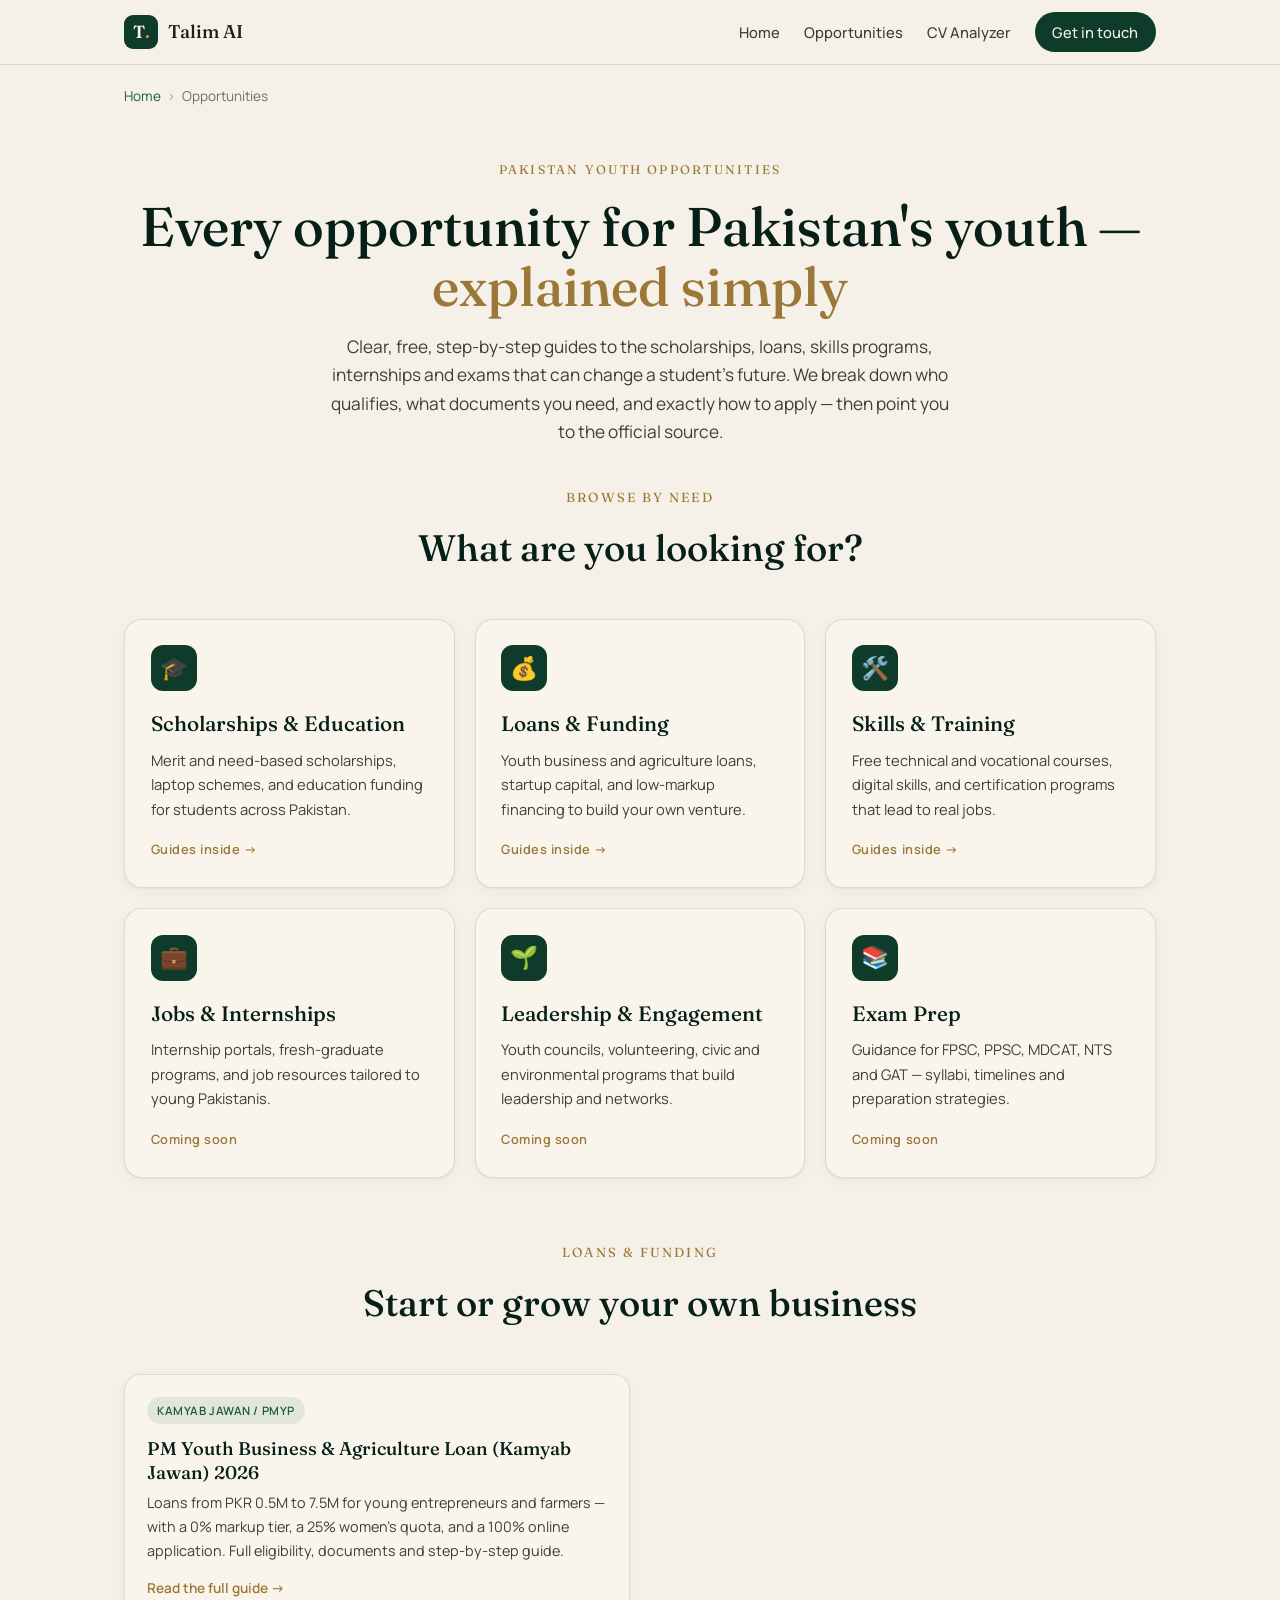
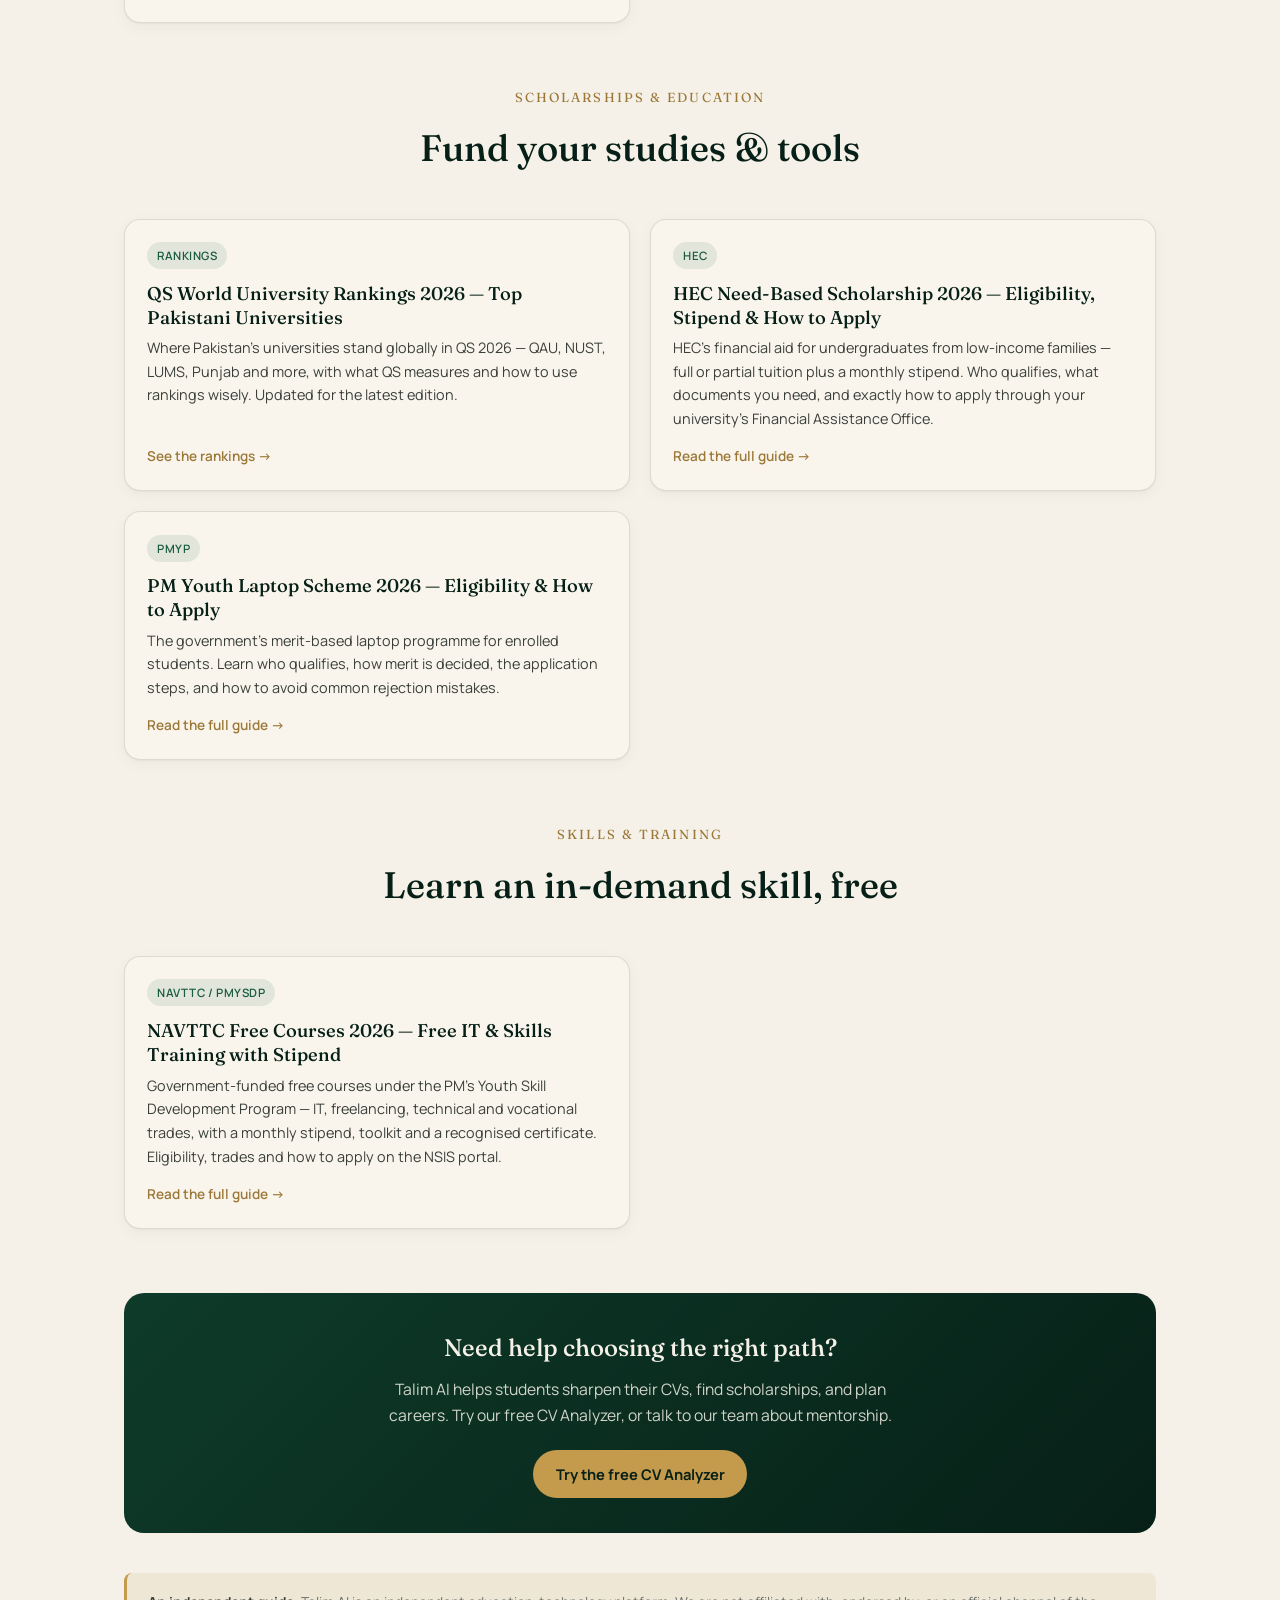
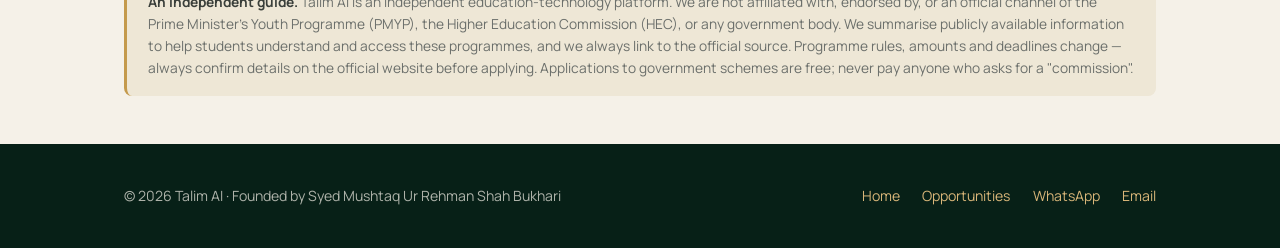
<file: opportunities/index.html>
<!DOCTYPE html>
<html lang="en">
<head>
<meta charset="UTF-8">
<meta name="viewport" content="width=device-width, initial-scale=1.0">
<title>Opportunities for Pakistani Youth — Scholarships, Loans, Skills & Jobs | Talim AI</title>
<meta name="description" content="Free step-by-step guides to Pakistan's biggest youth opportunities: Kamyab Jawan loans, PMYP scholarships, laptop schemes, skills training, internships and exam prep. Eligibility, documents, deadlines and how to apply.">
<meta name="keywords" content="Pakistan youth opportunities, Kamyab Jawan loan, PMYP scholarships, laptop scheme, skills training Pakistan, internships, FPSC PPSC prep, scholarships for Pakistani students, how to apply">
<meta name="author" content="Talim AI">
<meta name="robots" content="index, follow, max-image-preview:large">
<link rel="canonical" href="https://talimai.tech/opportunities/">

<meta property="og:type" content="website">
<meta property="og:site_name" content="Talim AI">
<meta property="og:locale" content="en_PK">
<meta property="og:locale:alternate" content="ur_PK">
<meta property="og:title" content="Opportunities for Pakistani Youth — Scholarships, Loans, Skills & Jobs">
<meta property="og:description" content="Free step-by-step guides to Pakistan's biggest youth opportunities: loans, scholarships, laptops, skills, internships and exam prep. Eligibility, documents, deadlines and how to apply.">
<meta property="og:url" content="https://talimai.tech/opportunities/">
<meta property="og:image" content="https://talimai.tech/og-image.png">
<meta property="og:image:width" content="1200">
<meta property="og:image:height" content="630">

<meta name="twitter:card" content="summary_large_image">
<meta name="twitter:title" content="Opportunities for Pakistani Youth — Talim AI">
<meta name="twitter:description" content="Free step-by-step guides to Pakistan's biggest youth opportunities. Eligibility, documents, deadlines and how to apply.">
<meta name="twitter:image" content="https://talimai.tech/og-image.png">

<link rel="icon" type="image/png" sizes="32x32" href="/favicon-32x32.png">
<link rel="icon" type="image/png" sizes="16x16" href="/favicon-16x16.png">
<link rel="apple-touch-icon" sizes="180x180" href="/apple-touch-icon.png">
<meta name="theme-color" content="#0E3B2A">

<link rel="preconnect" href="https://fonts.googleapis.com">
<link rel="preconnect" href="https://fonts.gstatic.com" crossorigin>
<link href="https://fonts.googleapis.com/css2?family=Fraunces:opsz,wght@9..144,300;9..144,400;9..144,500;9..144,600;9..144,700&family=Manrope:wght@300;400;500;600;700;800&family=Noto+Nastaliq+Urdu:wght@400;500;700&display=swap" rel="stylesheet">
<link rel="stylesheet" href="/opportunities/hub.css">

<script type="application/ld+json">
{
  "@context": "https://schema.org",
  "@graph": [
    {
      "@type": "Organization",
      "@id": "https://talimai.tech/#organization",
      "name": "Talim AI",
      "url": "https://talimai.tech/",
      "logo": "https://talimai.tech/og-image.png",
      "founder": { "@type": "Person", "name": "Syed Mushtaq Ur Rehman Shah Bukhari" }
    },
    {
      "@type": "CollectionPage",
      "@id": "https://talimai.tech/opportunities/#webpage",
      "url": "https://talimai.tech/opportunities/",
      "name": "Opportunities for Pakistani Youth — Scholarships, Loans, Skills & Jobs",
      "description": "Free step-by-step guides to Pakistan's biggest youth opportunities: loans, scholarships, laptops, skills training, internships and exam prep.",
      "isPartOf": { "@id": "https://talimai.tech/#organization" },
      "inLanguage": "en-PK"
    },
    {
      "@type": "BreadcrumbList",
      "itemListElement": [
        { "@type": "ListItem", "position": 1, "name": "Home", "item": "https://talimai.tech/" },
        { "@type": "ListItem", "position": 2, "name": "Opportunities", "item": "https://talimai.tech/opportunities/" }
      ]
    }
  ]
}
</script>
</head>
<body>

<header class="site-header">
  <div class="wrap">
    <a class="brand" href="/">
      <span class="brand-mark">T<span class="dot">.</span></span>
      <span class="brand-name">Talim&nbsp;AI</span>
    </a>
    <nav class="header-nav">
      <a href="/">Home</a>
      <a href="/opportunities/">Opportunities</a>
      <a href="/#cv-analyzer">CV Analyzer</a>
      <a class="header-cta" href="/#contact">Get in touch</a>
    </nav>
  </div>
</header>

<main>
<div class="wrap">

  <nav class="breadcrumb" aria-label="Breadcrumb">
    <a href="/">Home</a><span>›</span>Opportunities
  </nav>

  <section class="hub-hero">
    <span class="eyebrow">Pakistan Youth Opportunities</span>
    <h1>Every opportunity for Pakistan's youth — <span class="accent">explained simply</span></h1>
    <p>Clear, free, step-by-step guides to the scholarships, loans, skills programs, internships and exams that can change a student's future. We break down who qualifies, what documents you need, and exactly how to apply — then point you to the official source.</p>
  </section>

  <section aria-labelledby="cats">
    <p class="section-label">Browse by need</p>
    <h2 class="section-title" id="cats">What are you looking for?</h2>
    <div class="cat-grid">

      <a class="cat-card" href="#scholarships">
        <div class="cat-icon">🎓</div>
        <h3>Scholarships &amp; Education</h3>
        <p>Merit and need-based scholarships, laptop schemes, and education funding for students across Pakistan.</p>
        <span class="cat-count">Guides inside →</span>
      </a>

      <a class="cat-card" href="#loans">
        <div class="cat-icon">💰</div>
        <h3>Loans &amp; Funding</h3>
        <p>Youth business and agriculture loans, startup capital, and low-markup financing to build your own venture.</p>
        <span class="cat-count">Guides inside →</span>
      </a>

      <a class="cat-card" href="#skills">
        <div class="cat-icon">🛠️</div>
        <h3>Skills &amp; Training</h3>
        <p>Free technical and vocational courses, digital skills, and certification programs that lead to real jobs.</p>
        <span class="cat-count">Guides inside →</span>
      </a>

      <a class="cat-card" href="#jobs">
        <div class="cat-icon">💼</div>
        <h3>Jobs &amp; Internships</h3>
        <p>Internship portals, fresh-graduate programs, and job resources tailored to young Pakistanis.</p>
        <span class="cat-count">Coming soon</span>
      </a>

      <a class="cat-card" href="#leadership">
        <div class="cat-icon">🌱</div>
        <h3>Leadership &amp; Engagement</h3>
        <p>Youth councils, volunteering, civic and environmental programs that build leadership and networks.</p>
        <span class="cat-count">Coming soon</span>
      </a>

      <a class="cat-card" href="#exam-prep">
        <div class="cat-icon">📚</div>
        <h3>Exam Prep</h3>
        <p>Guidance for FPSC, PPSC, MDCAT, NTS and GAT — syllabi, timelines and preparation strategies.</p>
        <span class="cat-count">Coming soon</span>
      </a>

    </div>
  </section>

  <section id="loans" aria-labelledby="loans-h">
    <p class="section-label">Loans &amp; Funding</p>
    <h2 class="section-title" id="loans-h">Start or grow your own business</h2>
    <div class="guide-list">
      <a class="guide-card" href="/opportunities/kamyab-jawan-business-loan/">
        <span class="guide-tag">Kamyab Jawan / PMYP</span>
        <h3>PM Youth Business &amp; Agriculture Loan (Kamyab Jawan) 2026</h3>
        <p>Loans from PKR 0.5M to 7.5M for young entrepreneurs and farmers — with a 0% markup tier, a 25% women's quota, and a 100% online application. Full eligibility, documents and step-by-step guide.</p>
        <span class="read">Read the full guide →</span>
      </a>
    </div>
  </section>

  <section id="scholarships" aria-labelledby="sch-h">
    <p class="section-label">Scholarships &amp; Education</p>
    <h2 class="section-title" id="sch-h">Fund your studies &amp; tools</h2>
    <div class="guide-list">
      <a class="guide-card" href="/opportunities/qs-world-university-rankings-pakistan/">
        <span class="guide-tag">Rankings</span>
        <h3>QS World University Rankings 2026 — Top Pakistani Universities</h3>
        <p>Where Pakistan's universities stand globally in QS 2026 — QAU, NUST, LUMS, Punjab and more, with what QS measures and how to use rankings wisely. Updated for the latest edition.</p>
        <span class="read">See the rankings →</span>
      </a>
      <a class="guide-card" href="/opportunities/hec-need-based-scholarship/">
        <span class="guide-tag">HEC</span>
        <h3>HEC Need-Based Scholarship 2026 — Eligibility, Stipend &amp; How to Apply</h3>
        <p>HEC's financial aid for undergraduates from low-income families — full or partial tuition plus a monthly stipend. Who qualifies, what documents you need, and exactly how to apply through your university's Financial Assistance Office.</p>
        <span class="read">Read the full guide →</span>
      </a>
      <a class="guide-card" href="/opportunities/pmyp-laptop-scheme/">
        <span class="guide-tag">PMYP</span>
        <h3>PM Youth Laptop Scheme 2026 — Eligibility &amp; How to Apply</h3>
        <p>The government's merit-based laptop programme for enrolled students. Learn who qualifies, how merit is decided, the application steps, and how to avoid common rejection mistakes.</p>
        <span class="read">Read the full guide →</span>
      </a>
    </div>
  </section>

  <section id="skills" aria-labelledby="skills-h">
    <p class="section-label">Skills &amp; Training</p>
    <h2 class="section-title" id="skills-h">Learn an in-demand skill, free</h2>
    <div class="guide-list">
      <a class="guide-card" href="/opportunities/navttc-free-courses/">
        <span class="guide-tag">NAVTTC / PMYSDP</span>
        <h3>NAVTTC Free Courses 2026 — Free IT &amp; Skills Training with Stipend</h3>
        <p>Government-funded free courses under the PM's Youth Skill Development Program — IT, freelancing, technical and vocational trades, with a monthly stipend, toolkit and a recognised certificate. Eligibility, trades and how to apply on the NSIS portal.</p>
        <span class="read">Read the full guide →</span>
      </a>
    </div>
  </section>

  <div class="talim-cta">
    <h3>Need help choosing the right path?</h3>
    <p>Talim AI helps students sharpen their CVs, find scholarships, and plan careers. Try our free CV Analyzer, or talk to our team about mentorship.</p>
    <a class="btn-gold" href="/#cv-analyzer">Try the free CV Analyzer</a>
  </div>

  <div class="disclaimer">
    <strong>An independent guide.</strong> Talim AI is an independent education-technology platform. We are not affiliated with, endorsed by, or an official channel of the Prime Minister's Youth Programme (PMYP), the Higher Education Commission (HEC), or any government body. We summarise publicly available information to help students understand and access these programmes, and we always link to the official source. Programme rules, amounts and deadlines change — always confirm details on the official website before applying. Applications to government schemes are free; never pay anyone who asks for a "commission".
  </div>

</div>
</main>

<footer class="site-footer">
  <div class="wrap">
    <span>© 2026 Talim AI · Founded by Syed Mushtaq Ur Rehman Shah Bukhari</span>
    <div class="footer-links">
      <a href="/">Home</a>
      <a href="/opportunities/">Opportunities</a>
      <a href="https://wa.me/923096032223">WhatsApp</a>
      <a href="mailto:hello@talimai.tech">Email</a>
    </div>
  </div>
</footer>

</body>
</html>
</file>
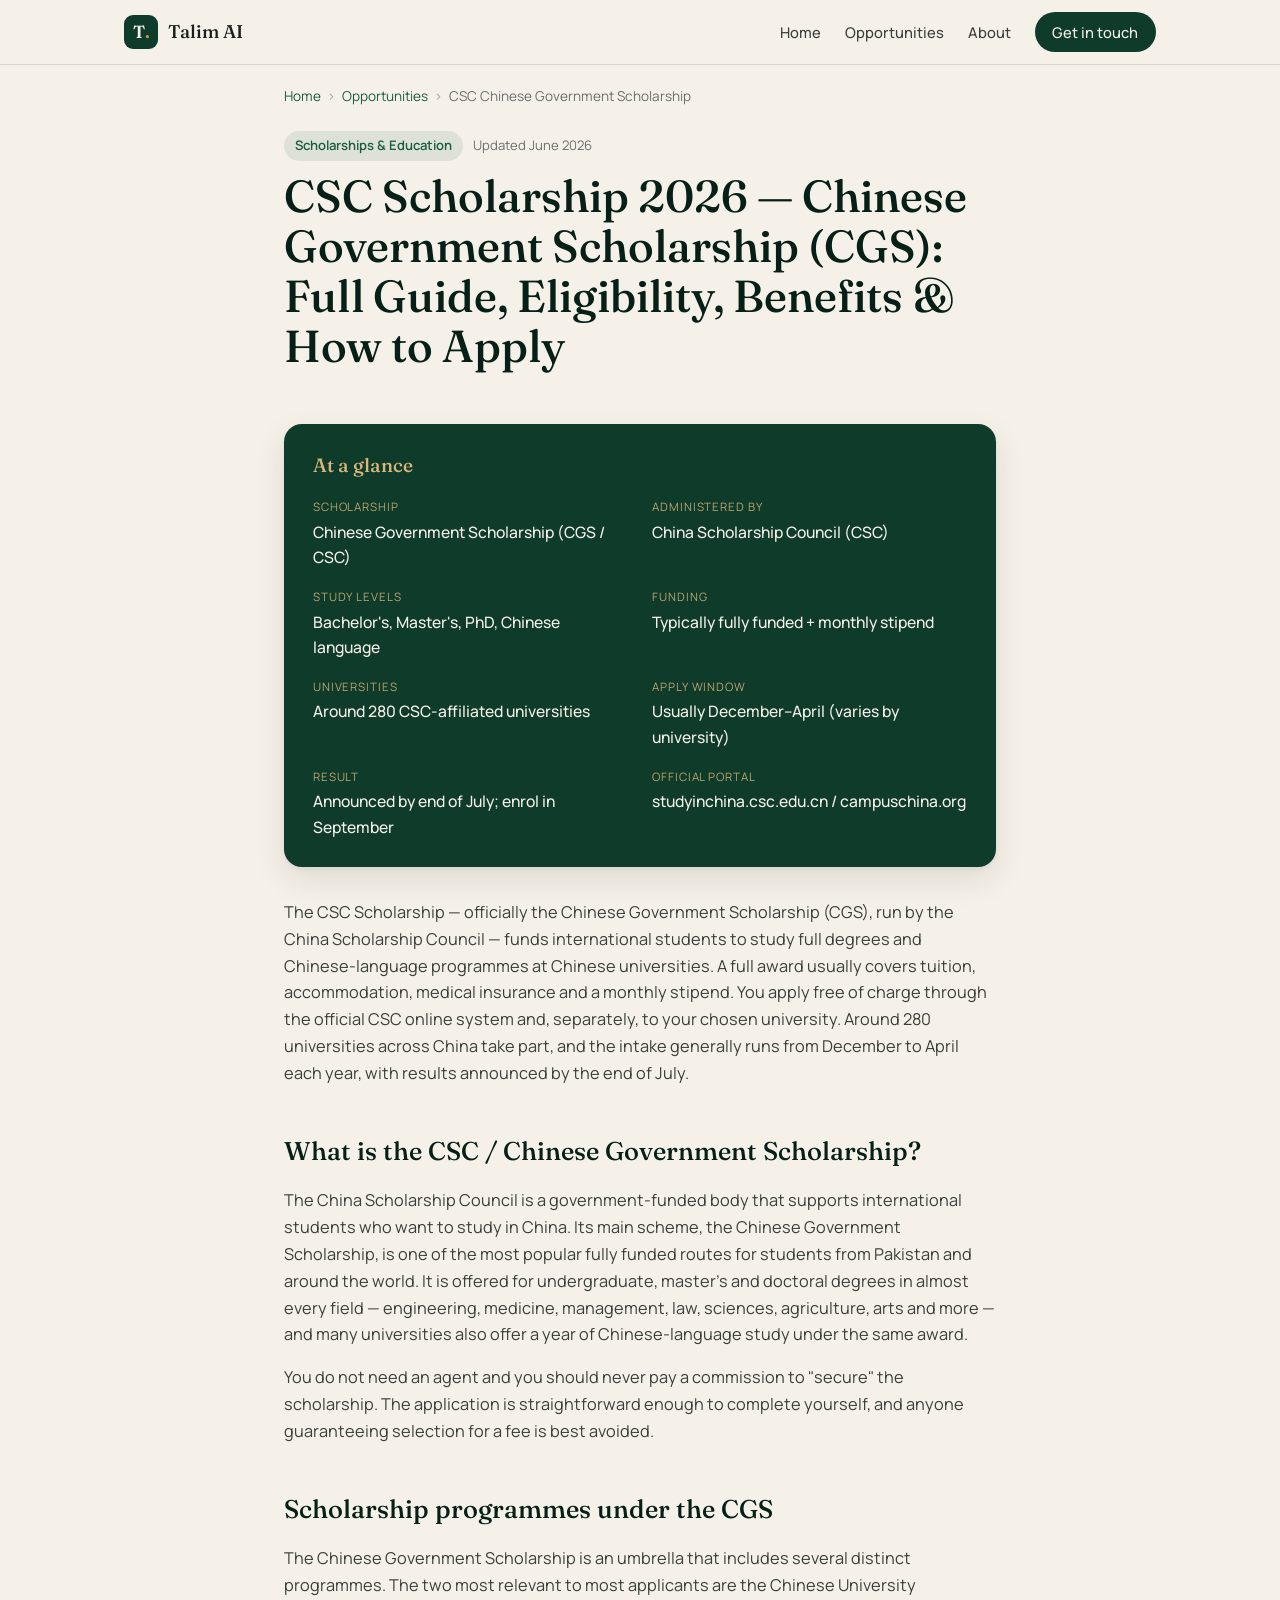
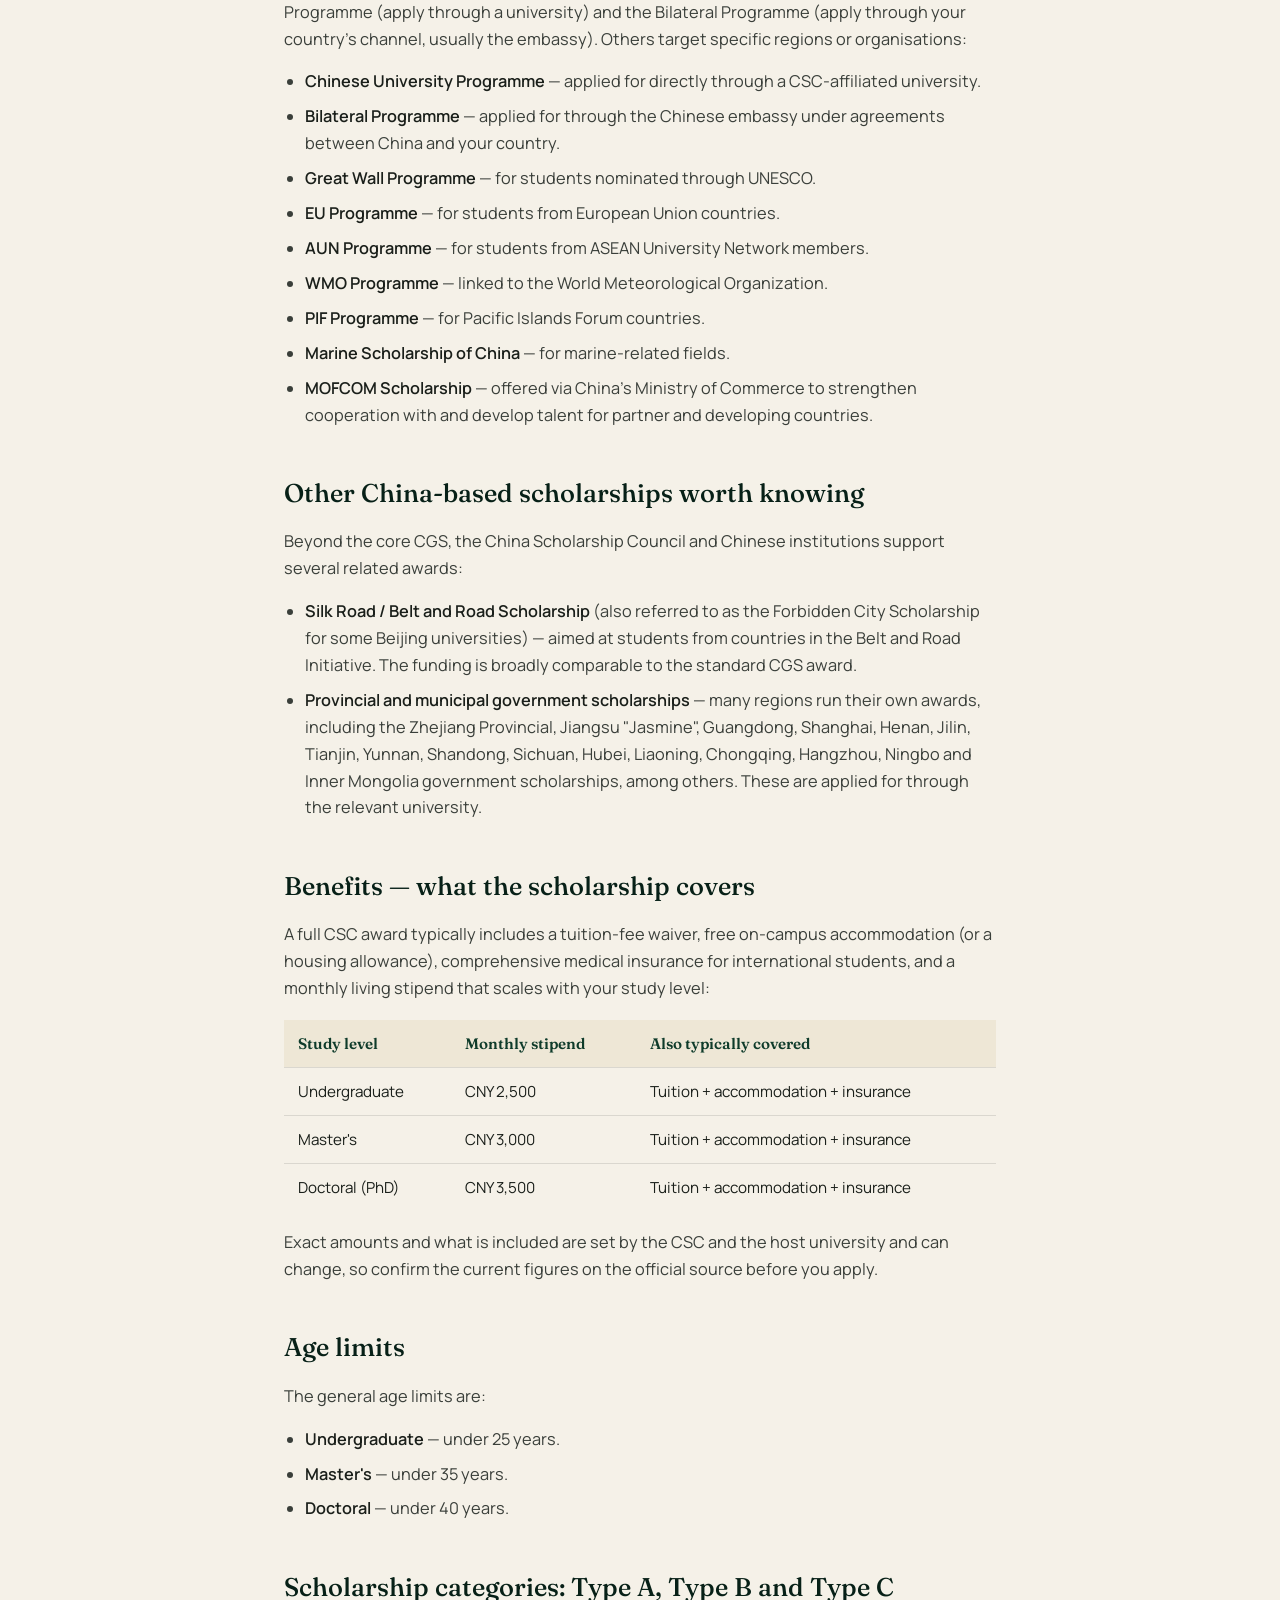
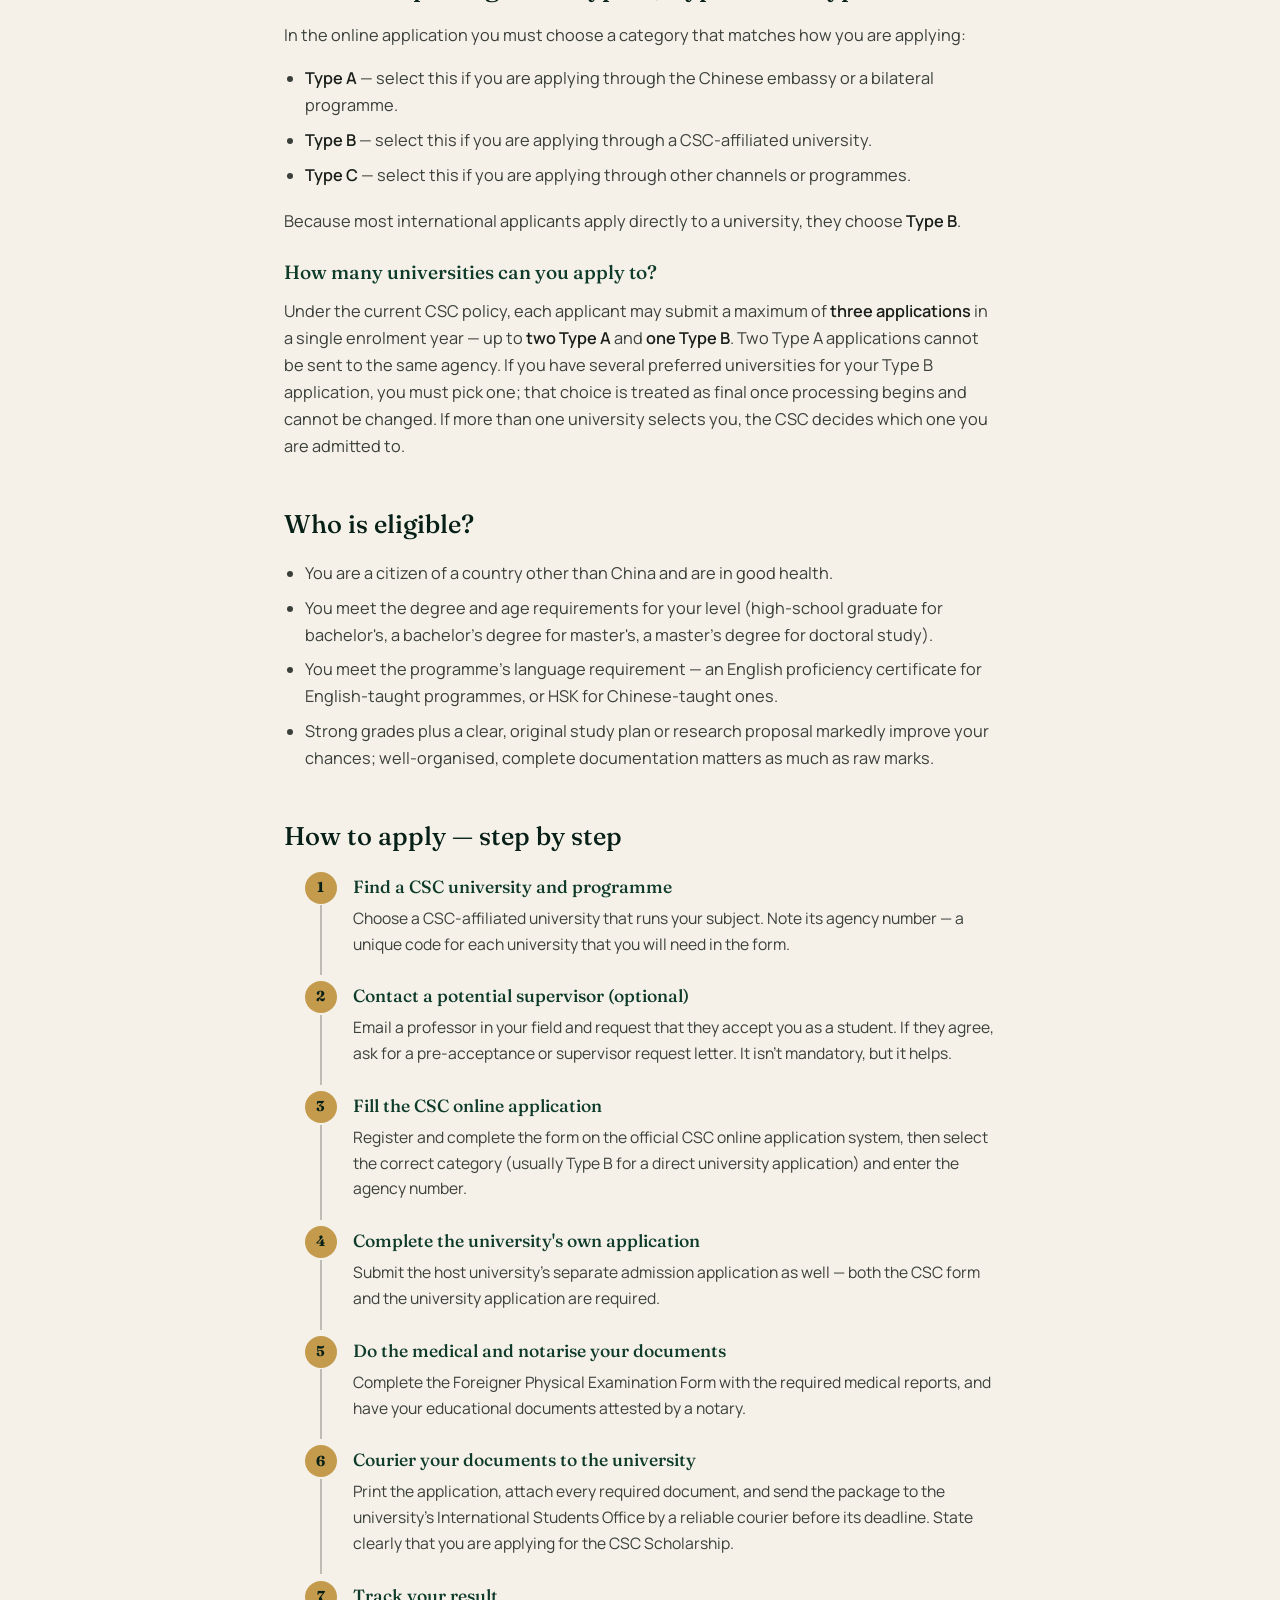
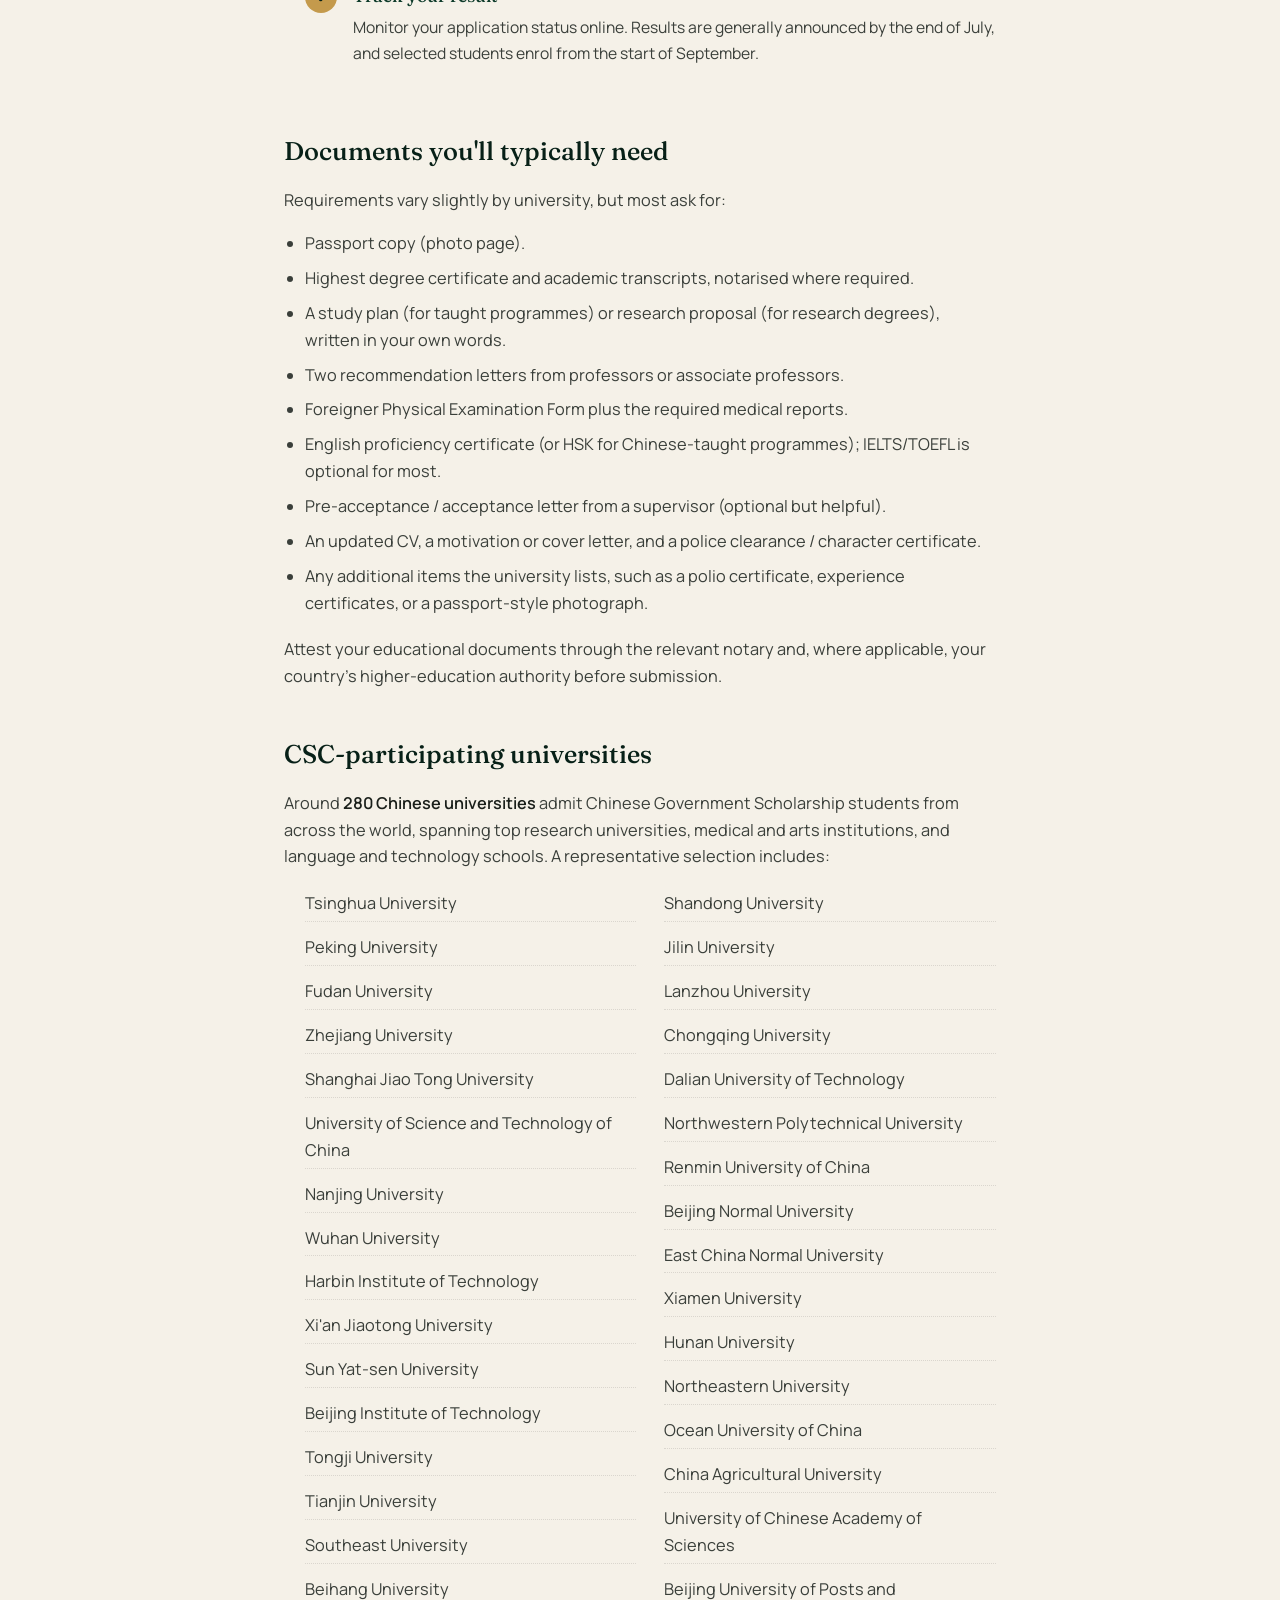
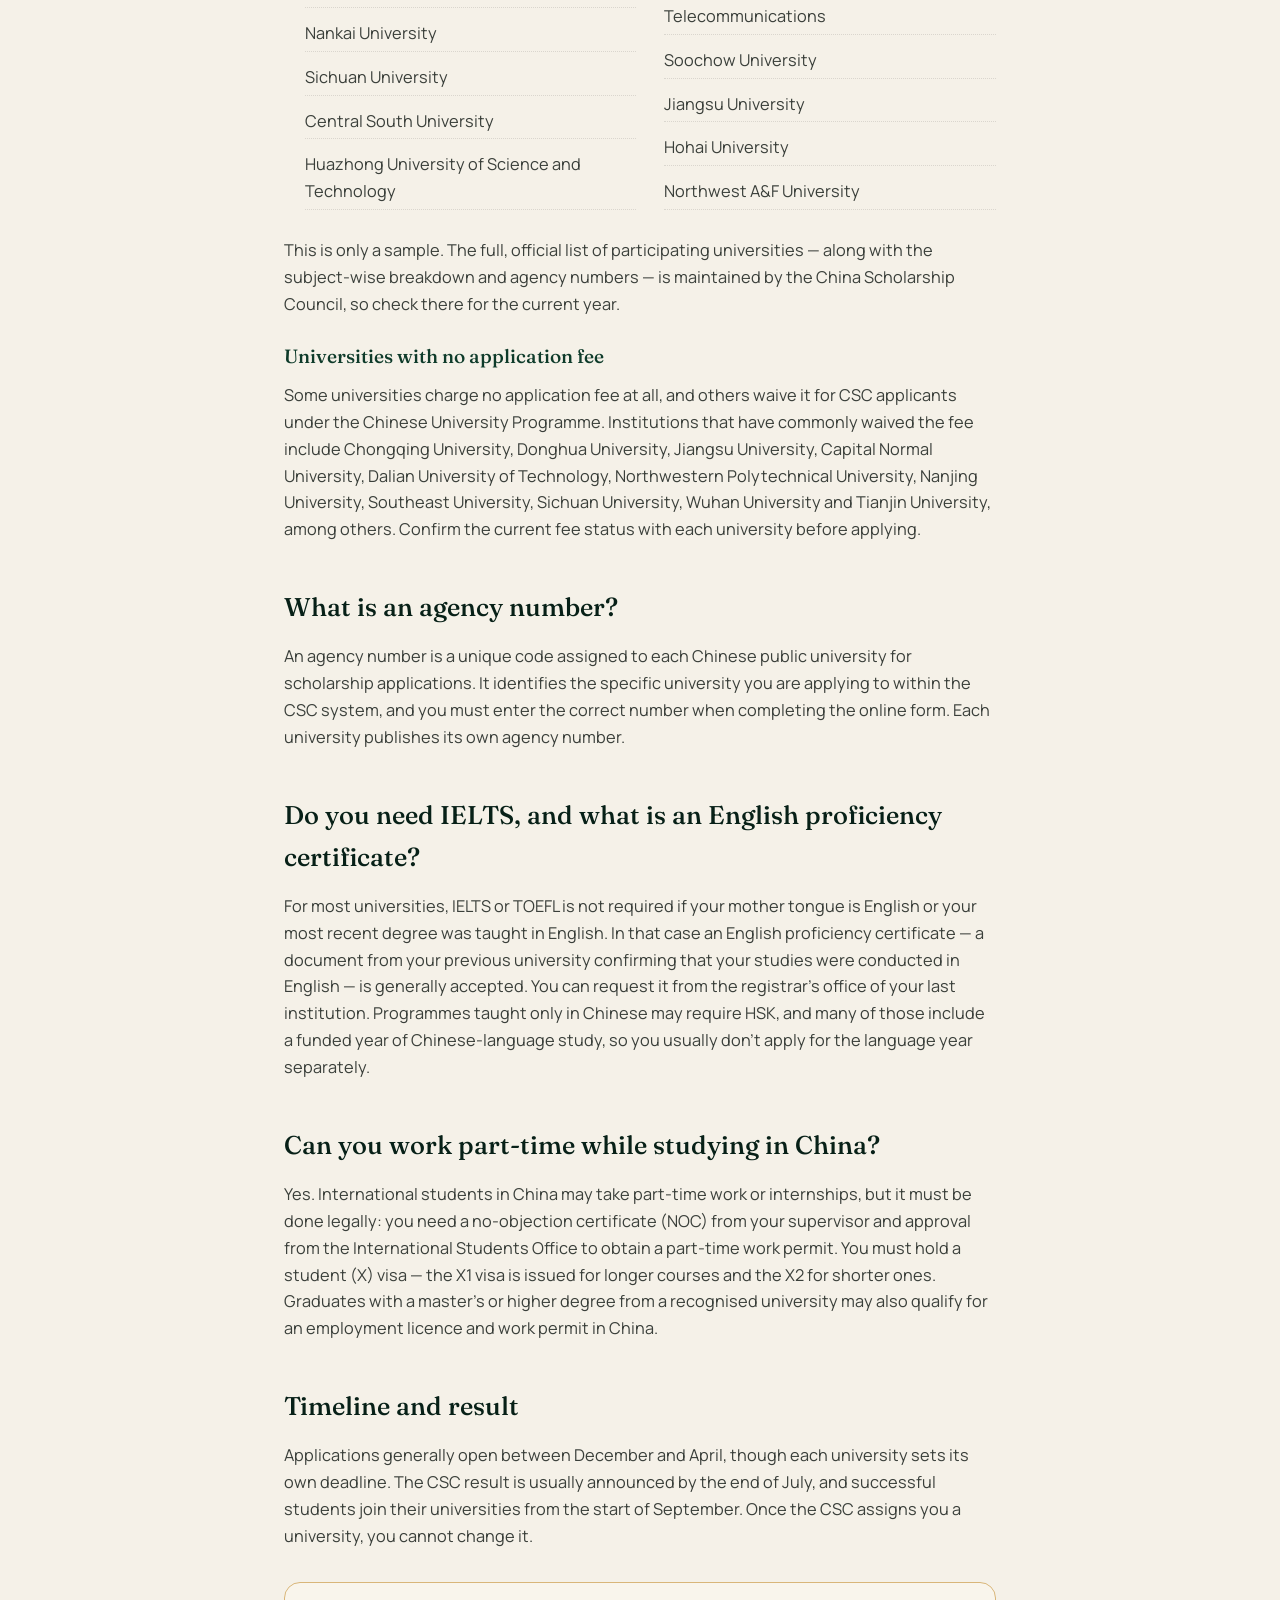
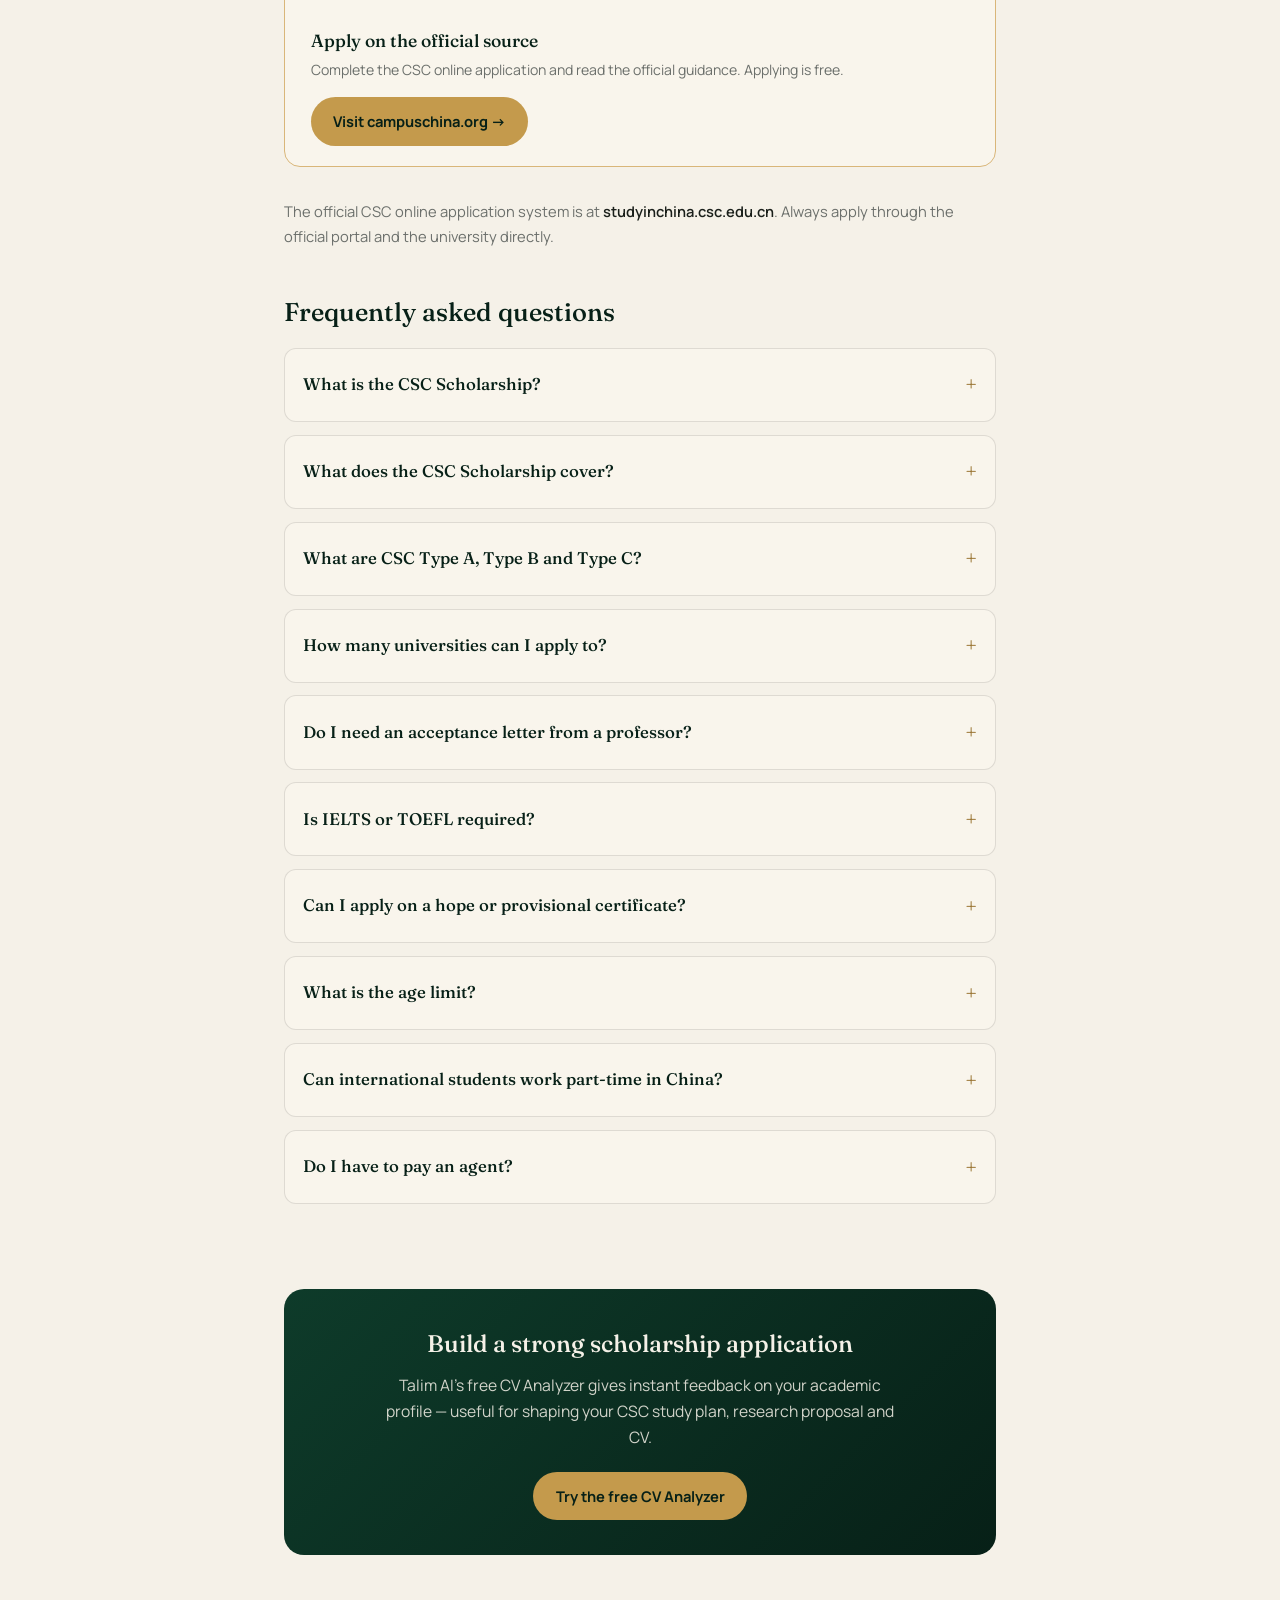
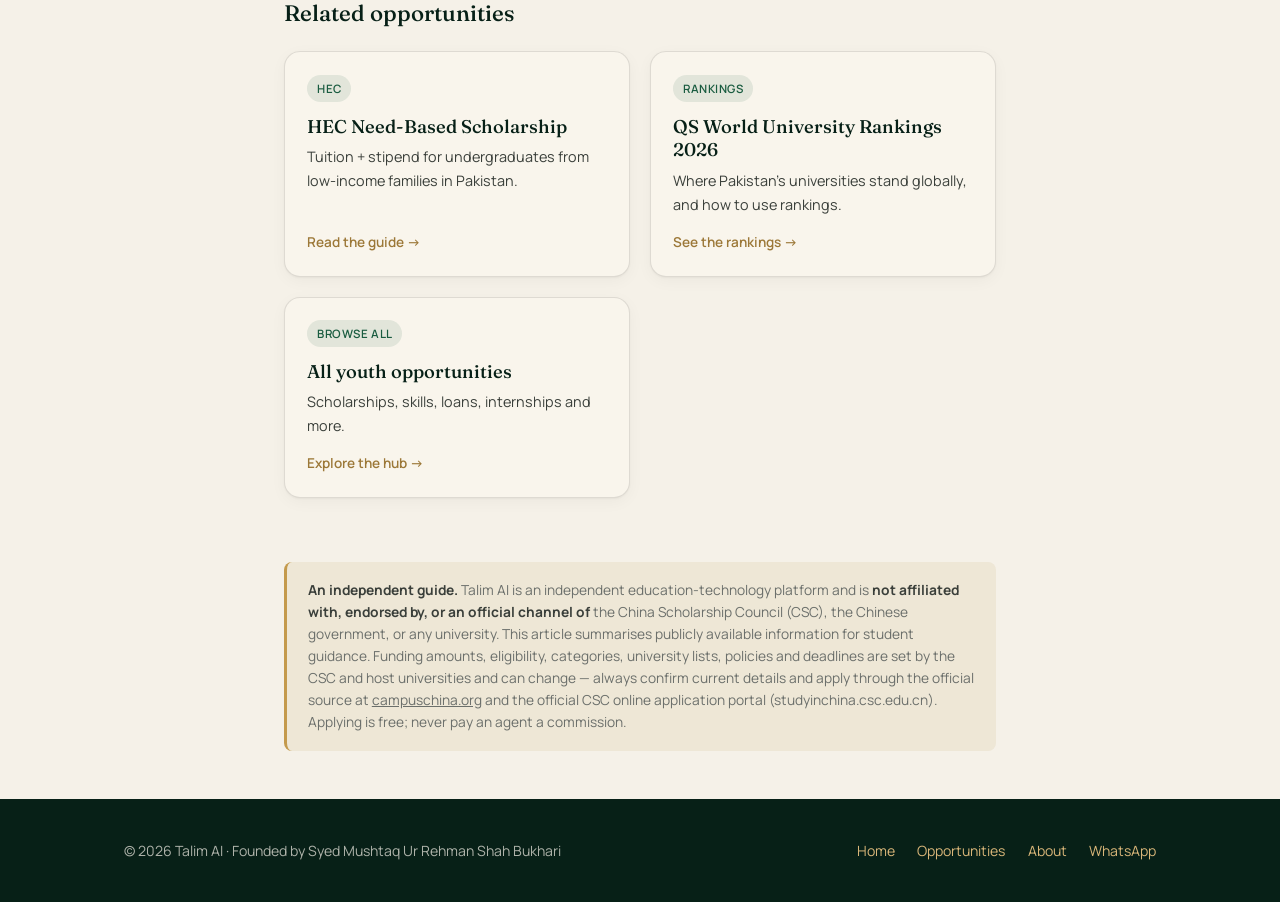
<file: opportunities/csc-chinese-government-scholarship/index.html>
<!DOCTYPE html>
<html lang="en">
<head>
<meta charset="UTF-8">
<meta name="viewport" content="width=device-width, initial-scale=1.0">
<title>CSC Scholarship 2026 — Chinese Government Scholarship (CGS): Full Guide, Eligibility, Benefits &amp; How to Apply | Talim AI</title>
<meta name="description" content="A complete, independent guide to the CSC Scholarship (Chinese Government Scholarship / CGS): the CGS sub-programs, Type A/B/C categories, monthly stipend and full funding, age limits, the new multi-application policy, required documents, participating universities, part-time work rules, and a step-by-step application process on the official CSC portal.">
<meta name="keywords" content="CSC scholarship 2026, Chinese Government Scholarship, CGS, China Scholarship Council, study in China scholarship, CSC type A B C, CSC stipend, CSC age limit, how to apply CSC scholarship, fully funded scholarship China, MOFCOM scholarship, Belt and Road scholarship, agency number, English proficiency certificate, studyinchina csc edu cn">
<meta name="author" content="Talim AI">
<meta name="robots" content="index, follow, max-image-preview:large">
<link rel="canonical" href="https://talimai.tech/opportunities/csc-chinese-government-scholarship/">
<meta property="og:type" content="article">
<meta property="og:site_name" content="Talim AI">
<meta property="og:title" content="CSC Scholarship 2026 — Chinese Government Scholarship (CGS) Full Guide">
<meta property="og:description" content="Full funding, stipend, the CGS sub-programs, Type A/B/C, eligibility, documents, universities and how to apply for the Chinese Government Scholarship.">
<meta property="og:url" content="https://talimai.tech/opportunities/csc-chinese-government-scholarship/">
<meta property="og:image" content="https://talimai.tech/og-image.png">
<meta name="twitter:card" content="summary_large_image">
<meta name="twitter:title" content="CSC Scholarship 2026 — Chinese Government Scholarship Full Guide | Talim AI">
<meta name="twitter:description" content="An independent, complete guide to the CSC / Chinese Government Scholarship for international students.">
<meta name="twitter:image" content="https://talimai.tech/og-image.png">
<link rel="icon" type="image/png" sizes="32x32" href="/favicon-32x32.png">
<link rel="icon" type="image/png" sizes="16x16" href="/favicon-16x16.png">
<link rel="apple-touch-icon" sizes="180x180" href="/apple-touch-icon.png">
<meta name="theme-color" content="#0E3B2A">
<link rel="preconnect" href="https://fonts.googleapis.com">
<link rel="preconnect" href="https://fonts.gstatic.com" crossorigin>
<link href="https://fonts.googleapis.com/css2?family=Fraunces:opsz,wght@9..144,300;9..144,400;9..144,500;9..144,600;9..144,700&family=Manrope:wght@300;400;500;600;700;800&family=Noto+Nastaliq+Urdu:wght@400;500;700&display=swap" rel="stylesheet">
<link rel="stylesheet" href="/opportunities/hub.css">
<style>
  .ctable{width:100%;border-collapse:collapse;margin:18px 0;font-size:.95rem}
  .ctable th,.ctable td{text-align:left;padding:11px 14px;border-bottom:1px solid var(--line,rgba(26,31,26,.12));vertical-align:top}
  .ctable th{background:var(--cream-deep,#EEE7D6);font-family:'Fraunces',serif;font-weight:600;color:var(--forest,#0E3B2A)}
  .ctable tr:last-child td{border-bottom:none}
  .uni-grid{columns:2;column-gap:28px;margin:14px 0;padding:0;list-style:none}
  .uni-grid li{break-inside:avoid;padding:4px 0;border-bottom:1px dotted var(--line,rgba(26,31,26,.12))}
  @media(max-width:640px){.uni-grid{columns:1}.ctable{font-size:.88rem}.ctable th,.ctable td{padding:9px 10px}}
</style>
<script type="application/ld+json">
{
  "@context": "https://schema.org",
  "@graph": [
    {
      "@type": "Article",
      "headline": "CSC Scholarship 2026 — Chinese Government Scholarship (CGS): Full Guide, Eligibility, Benefits & How to Apply",
      "description": "A complete independent guide to the CSC / Chinese Government Scholarship: sub-programs, categories, funding, age limits, documents, universities and how to apply.",
      "author": { "@type": "Organization", "name": "Talim AI", "url": "https://talimai.tech/" },
      "publisher": { "@type": "Organization", "name": "Talim AI", "logo": { "@type": "ImageObject", "url": "https://talimai.tech/og-image.png" } },
      "datePublished": "2026-06-06", "dateModified": "2026-06-06",
      "inLanguage": "en", "mainEntityOfPage": "https://talimai.tech/opportunities/csc-chinese-government-scholarship/", "image": "https://talimai.tech/og-image.png"
    },
    {
      "@type": "HowTo",
      "name": "How to apply for the CSC / Chinese Government Scholarship",
      "step": [
        { "@type": "HowToStep", "name": "Choose a CSC university and programme", "text": "Pick a CSC-affiliated Chinese university that runs your subject and note its agency number, which you will enter in the application form." },
        { "@type": "HowToStep", "name": "Contact a potential supervisor", "text": "Email a professor in your field and ask them to accept you. An acceptance letter is optional but improves your chances." },
        { "@type": "HowToStep", "name": "Fill the CSC online application", "text": "Register on the official CSC online application system at studyinchina.csc.edu.cn, complete the form, and select the right category — usually Type B when applying directly to a university." },
        { "@type": "HowToStep", "name": "Complete the university's own application", "text": "Submit the host university's separate admission application in addition to the CSC online form." },
        { "@type": "HowToStep", "name": "Do the medical and notarise documents", "text": "Complete the Foreigner Physical Examination Form with the required reports and have your educational documents notarised." },
        { "@type": "HowToStep", "name": "Courier your documents", "text": "Print the application, attach all documents, and courier the package to the university's International Students Office before its deadline." },
        { "@type": "HowToStep", "name": "Track your result", "text": "Follow your application status online. Results are generally announced by the end of July and successful students enrol in September." }
      ]
    },
    {
      "@type": "FAQPage",
      "mainEntity": [
        { "@type": "Question", "name": "What is the CSC Scholarship?", "acceptedAnswer": { "@type": "Answer", "text": "The CSC Scholarship, also called the Chinese Government Scholarship (CGS), is funded by the Chinese government and administered by the China Scholarship Council for international students to study bachelor's, master's and doctoral degrees, as well as Chinese-language programmes, at CSC-affiliated Chinese universities. A full award is typically fully funded." } },
        { "@type": "Question", "name": "What does the CSC Scholarship cover?", "acceptedAnswer": { "@type": "Answer", "text": "A full CSC scholarship typically covers tuition, on-campus accommodation, medical insurance and a monthly living stipend of around CNY 2,500 for undergraduates, CNY 3,000 for master's students, and CNY 3,500 for doctoral students." } },
        { "@type": "Question", "name": "What are CSC Type A, Type B and Type C?", "acceptedAnswer": { "@type": "Answer", "text": "Type A is for applicants going through the Chinese embassy or a bilateral programme. Type B is for applicants going through a CSC-affiliated university. Type C covers other channels. When you apply directly to a university you usually select Type B." } },
        { "@type": "Question", "name": "How many universities can I apply to for the CSC Scholarship?", "acceptedAnswer": { "@type": "Answer", "text": "Under the current CSC policy each applicant may submit at most three applications per enrolment year — a maximum of two Type A and one Type B. Multiple Type A applications cannot go to the same agency, and the chosen Type B university is treated as final once processing begins." } },
        { "@type": "Question", "name": "Do I need an acceptance letter from a professor?", "acceptedAnswer": { "@type": "Answer", "text": "No. A pre-acceptance letter from a supervisor is optional and strengthens your case, but it is not mandatory. A large share of scholarship winners are selected on the strength of their study plan or research proposal without one." } },
        { "@type": "Question", "name": "Is IELTS or TOEFL required for the CSC Scholarship?", "acceptedAnswer": { "@type": "Answer", "text": "Usually no. Most universities do not require IELTS or TOEFL if your previous degree was taught in English; an English proficiency certificate from your last institution is generally accepted. Chinese-taught programmes may require HSK, and many include a year of Chinese language study." } },
        { "@type": "Question", "name": "Can I apply on a hope or provisional certificate?", "acceptedAnswer": { "@type": "Answer", "text": "Yes. You can apply with a provisional or hope certificate while your final result is pending, as long as you obtain your degree before arriving in China for enrolment." } },
        { "@type": "Question", "name": "What is the age limit for the CSC Scholarship?", "acceptedAnswer": { "@type": "Answer", "text": "The general age limits are under 25 for undergraduate applicants, under 35 for master's applicants, and under 40 for doctoral applicants." } },
        { "@type": "Question", "name": "Can international students work part-time in China?", "acceptedAnswer": { "@type": "Answer", "text": "Yes. International students on a student (X) visa can take part-time work or internships after obtaining a no-objection certificate from their supervisor and approval from the International Students Office. Rules and visa categories (X1 for longer courses, X2 for shorter ones) apply." } },
        { "@type": "Question", "name": "Do I have to pay an agent to apply for the CSC Scholarship?", "acceptedAnswer": { "@type": "Answer", "text": "No. The application is free and you can complete it yourself. Anyone demanding a commission to secure the scholarship is not legitimate; apply through the official CSC portal and the university." } }
      ]
    },
    {
      "@type": "BreadcrumbList",
      "itemListElement": [
        { "@type": "ListItem", "position": 1, "name": "Home", "item": "https://talimai.tech/" },
        { "@type": "ListItem", "position": 2, "name": "Opportunities", "item": "https://talimai.tech/opportunities/" },
        { "@type": "ListItem", "position": 3, "name": "CSC Chinese Government Scholarship", "item": "https://talimai.tech/opportunities/csc-chinese-government-scholarship/" }
      ]
    }
  ]
}
</script>
</head>
<body>
<header class="site-header">
  <div class="wrap">
    <a class="brand" href="/"><span class="brand-mark">T<span class="dot">.</span></span><span class="brand-name">Talim&nbsp;AI</span></a>
    <nav class="header-nav">
      <a href="/">Home</a>
      <a href="/opportunities/">Opportunities</a>
      <a href="/about/">About</a>
      <a class="header-cta" href="/#contact">Get in touch</a>
    </nav>
  </div>
</header>
<main>
<div class="wrap-narrow">
  <nav class="breadcrumb" aria-label="Breadcrumb">
    <a href="/">Home</a><span>›</span><a href="/opportunities/">Opportunities</a><span>›</span>CSC Chinese Government Scholarship
  </nav>
  <article>
    <header class="article-head">
      <div class="article-meta">
        <span class="pill">Scholarships &amp; Education</span>
        <span>Updated June 2026</span>
      </div>
      <h1>CSC Scholarship 2026 — Chinese Government Scholarship (CGS): Full Guide, Eligibility, Benefits &amp; How to Apply</h1>
    </header>

    <div class="glance">
      <h2>At a glance</h2>
      <div class="glance-grid">
        <div class="glance-item"><div class="k">Scholarship</div><div class="v">Chinese Government Scholarship (CGS / CSC)</div></div>
        <div class="glance-item"><div class="k">Administered by</div><div class="v">China Scholarship Council (CSC)</div></div>
        <div class="glance-item"><div class="k">Study levels</div><div class="v">Bachelor's, Master's, PhD, Chinese language</div></div>
        <div class="glance-item"><div class="k">Funding</div><div class="v">Typically fully funded + monthly stipend</div></div>
        <div class="glance-item"><div class="k">Universities</div><div class="v">Around 280 CSC-affiliated universities</div></div>
        <div class="glance-item"><div class="k">Apply window</div><div class="v">Usually December–April (varies by university)</div></div>
        <div class="glance-item"><div class="k">Result</div><div class="v">Announced by end of July; enrol in September</div></div>
        <div class="glance-item"><div class="k">Official portal</div><div class="v">studyinchina.csc.edu.cn / campuschina.org</div></div>
      </div>
    </div>

    <div class="article-body">
      <p>The CSC Scholarship — officially the Chinese Government Scholarship (CGS), run by the China Scholarship Council — funds international students to study full degrees and Chinese-language programmes at Chinese universities. A full award usually covers tuition, accommodation, medical insurance and a monthly stipend. You apply free of charge through the official CSC online system and, separately, to your chosen university. Around 280 universities across China take part, and the intake generally runs from December to April each year, with results announced by the end of July.</p>

      <h2>What is the CSC / Chinese Government Scholarship?</h2>
      <p>The China Scholarship Council is a government-funded body that supports international students who want to study in China. Its main scheme, the Chinese Government Scholarship, is one of the most popular fully funded routes for students from Pakistan and around the world. It is offered for undergraduate, master's and doctoral degrees in almost every field — engineering, medicine, management, law, sciences, agriculture, arts and more — and many universities also offer a year of Chinese-language study under the same award.</p>
      <p>You do not need an agent and you should never pay a commission to "secure" the scholarship. The application is straightforward enough to complete yourself, and anyone guaranteeing selection for a fee is best avoided.</p>

      <h2>Scholarship programmes under the CGS</h2>
      <p>The Chinese Government Scholarship is an umbrella that includes several distinct programmes. The two most relevant to most applicants are the Chinese University Programme (apply through a university) and the Bilateral Programme (apply through your country's channel, usually the embassy). Others target specific regions or organisations:</p>
      <ul>
        <li><strong>Chinese University Programme</strong> — applied for directly through a CSC-affiliated university.</li>
        <li><strong>Bilateral Programme</strong> — applied for through the Chinese embassy under agreements between China and your country.</li>
        <li><strong>Great Wall Programme</strong> — for students nominated through UNESCO.</li>
        <li><strong>EU Programme</strong> — for students from European Union countries.</li>
        <li><strong>AUN Programme</strong> — for students from ASEAN University Network members.</li>
        <li><strong>WMO Programme</strong> — linked to the World Meteorological Organization.</li>
        <li><strong>PIF Programme</strong> — for Pacific Islands Forum countries.</li>
        <li><strong>Marine Scholarship of China</strong> — for marine-related fields.</li>
        <li><strong>MOFCOM Scholarship</strong> — offered via China's Ministry of Commerce to strengthen cooperation with and develop talent for partner and developing countries.</li>
      </ul>

      <h2>Other China-based scholarships worth knowing</h2>
      <p>Beyond the core CGS, the China Scholarship Council and Chinese institutions support several related awards:</p>
      <ul>
        <li><strong>Silk Road / Belt and Road Scholarship</strong> (also referred to as the Forbidden City Scholarship for some Beijing universities) — aimed at students from countries in the Belt and Road Initiative. The funding is broadly comparable to the standard CGS award.</li>
        <li><strong>Provincial and municipal government scholarships</strong> — many regions run their own awards, including the Zhejiang Provincial, Jiangsu "Jasmine", Guangdong, Shanghai, Henan, Jilin, Tianjin, Yunnan, Shandong, Sichuan, Hubei, Liaoning, Chongqing, Hangzhou, Ningbo and Inner Mongolia government scholarships, among others. These are applied for through the relevant university.</li>
      </ul>

      <h2>Benefits — what the scholarship covers</h2>
      <p>A full CSC award typically includes a tuition-fee waiver, free on-campus accommodation (or a housing allowance), comprehensive medical insurance for international students, and a monthly living stipend that scales with your study level:</p>
      <table class="ctable">
        <thead><tr><th>Study level</th><th>Monthly stipend</th><th>Also typically covered</th></tr></thead>
        <tbody>
          <tr><td>Undergraduate</td><td>CNY 2,500</td><td>Tuition + accommodation + insurance</td></tr>
          <tr><td>Master's</td><td>CNY 3,000</td><td>Tuition + accommodation + insurance</td></tr>
          <tr><td>Doctoral (PhD)</td><td>CNY 3,500</td><td>Tuition + accommodation + insurance</td></tr>
        </tbody>
      </table>
      <p>Exact amounts and what is included are set by the CSC and the host university and can change, so confirm the current figures on the official source before you apply.</p>

      <h2>Age limits</h2>
      <p>The general age limits are:</p>
      <ul>
        <li><strong>Undergraduate</strong> — under 25 years.</li>
        <li><strong>Master's</strong> — under 35 years.</li>
        <li><strong>Doctoral</strong> — under 40 years.</li>
      </ul>

      <h2>Scholarship categories: Type A, Type B and Type C</h2>
      <p>In the online application you must choose a category that matches how you are applying:</p>
      <ul>
        <li><strong>Type A</strong> — select this if you are applying through the Chinese embassy or a bilateral programme.</li>
        <li><strong>Type B</strong> — select this if you are applying through a CSC-affiliated university.</li>
        <li><strong>Type C</strong> — select this if you are applying through other channels or programmes.</li>
      </ul>
      <p>Because most international applicants apply directly to a university, they choose <strong>Type B</strong>.</p>

      <h3>How many universities can you apply to?</h3>
      <p>Under the current CSC policy, each applicant may submit a maximum of <strong>three applications</strong> in a single enrolment year — up to <strong>two Type A</strong> and <strong>one Type B</strong>. Two Type A applications cannot be sent to the same agency. If you have several preferred universities for your Type B application, you must pick one; that choice is treated as final once processing begins and cannot be changed. If more than one university selects you, the CSC decides which one you are admitted to.</p>

      <h2>Who is eligible?</h2>
      <ul>
        <li>You are a citizen of a country other than China and are in good health.</li>
        <li>You meet the degree and age requirements for your level (high-school graduate for bachelor's, a bachelor's degree for master's, a master's degree for doctoral study).</li>
        <li>You meet the programme's language requirement — an English proficiency certificate for English-taught programmes, or HSK for Chinese-taught ones.</li>
        <li>Strong grades plus a clear, original study plan or research proposal markedly improve your chances; well-organised, complete documentation matters as much as raw marks.</li>
      </ul>

      <h2>How to apply — step by step</h2>
      <ol class="steps">
        <li><h3>Find a CSC university and programme</h3><p>Choose a CSC-affiliated university that runs your subject. Note its agency number — a unique code for each university that you will need in the form.</p></li>
        <li><h3>Contact a potential supervisor (optional)</h3><p>Email a professor in your field and request that they accept you as a student. If they agree, ask for a pre-acceptance or supervisor request letter. It isn't mandatory, but it helps.</p></li>
        <li><h3>Fill the CSC online application</h3><p>Register and complete the form on the official CSC online application system, then select the correct category (usually Type B for a direct university application) and enter the agency number.</p></li>
        <li><h3>Complete the university's own application</h3><p>Submit the host university's separate admission application as well — both the CSC form and the university application are required.</p></li>
        <li><h3>Do the medical and notarise your documents</h3><p>Complete the Foreigner Physical Examination Form with the required medical reports, and have your educational documents attested by a notary.</p></li>
        <li><h3>Courier your documents to the university</h3><p>Print the application, attach every required document, and send the package to the university's International Students Office by a reliable courier before its deadline. State clearly that you are applying for the CSC Scholarship.</p></li>
        <li><h3>Track your result</h3><p>Monitor your application status online. Results are generally announced by the end of July, and selected students enrol from the start of September.</p></li>
      </ol>

      <h2>Documents you'll typically need</h2>
      <p>Requirements vary slightly by university, but most ask for:</p>
      <ul>
        <li>Passport copy (photo page).</li>
        <li>Highest degree certificate and academic transcripts, notarised where required.</li>
        <li>A study plan (for taught programmes) or research proposal (for research degrees), written in your own words.</li>
        <li>Two recommendation letters from professors or associate professors.</li>
        <li>Foreigner Physical Examination Form plus the required medical reports.</li>
        <li>English proficiency certificate (or HSK for Chinese-taught programmes); IELTS/TOEFL is optional for most.</li>
        <li>Pre-acceptance / acceptance letter from a supervisor (optional but helpful).</li>
        <li>An updated CV, a motivation or cover letter, and a police clearance / character certificate.</li>
        <li>Any additional items the university lists, such as a polio certificate, experience certificates, or a passport-style photograph.</li>
      </ul>
      <p>Attest your educational documents through the relevant notary and, where applicable, your country's higher-education authority before submission.</p>

      <h2>CSC-participating universities</h2>
      <p>Around <strong>280 Chinese universities</strong> admit Chinese Government Scholarship students from across the world, spanning top research universities, medical and arts institutions, and language and technology schools. A representative selection includes:</p>
      <ul class="uni-grid">
        <li>Tsinghua University</li>
        <li>Peking University</li>
        <li>Fudan University</li>
        <li>Zhejiang University</li>
        <li>Shanghai Jiao Tong University</li>
        <li>University of Science and Technology of China</li>
        <li>Nanjing University</li>
        <li>Wuhan University</li>
        <li>Harbin Institute of Technology</li>
        <li>Xi'an Jiaotong University</li>
        <li>Sun Yat-sen University</li>
        <li>Beijing Institute of Technology</li>
        <li>Tongji University</li>
        <li>Tianjin University</li>
        <li>Southeast University</li>
        <li>Beihang University</li>
        <li>Nankai University</li>
        <li>Sichuan University</li>
        <li>Central South University</li>
        <li>Huazhong University of Science and Technology</li>
        <li>Shandong University</li>
        <li>Jilin University</li>
        <li>Lanzhou University</li>
        <li>Chongqing University</li>
        <li>Dalian University of Technology</li>
        <li>Northwestern Polytechnical University</li>
        <li>Renmin University of China</li>
        <li>Beijing Normal University</li>
        <li>East China Normal University</li>
        <li>Xiamen University</li>
        <li>Hunan University</li>
        <li>Northeastern University</li>
        <li>Ocean University of China</li>
        <li>China Agricultural University</li>
        <li>University of Chinese Academy of Sciences</li>
        <li>Beijing University of Posts and Telecommunications</li>
        <li>Soochow University</li>
        <li>Jiangsu University</li>
        <li>Hohai University</li>
        <li>Northwest A&amp;F University</li>
      </ul>
      <p>This is only a sample. The full, official list of participating universities — along with the subject-wise breakdown and agency numbers — is maintained by the China Scholarship Council, so check there for the current year.</p>

      <h3>Universities with no application fee</h3>
      <p>Some universities charge no application fee at all, and others waive it for CSC applicants under the Chinese University Programme. Institutions that have commonly waived the fee include Chongqing University, Donghua University, Jiangsu University, Capital Normal University, Dalian University of Technology, Northwestern Polytechnical University, Nanjing University, Southeast University, Sichuan University, Wuhan University and Tianjin University, among others. Confirm the current fee status with each university before applying.</p>

      <h2>What is an agency number?</h2>
      <p>An agency number is a unique code assigned to each Chinese public university for scholarship applications. It identifies the specific university you are applying to within the CSC system, and you must enter the correct number when completing the online form. Each university publishes its own agency number.</p>

      <h2>Do you need IELTS, and what is an English proficiency certificate?</h2>
      <p>For most universities, IELTS or TOEFL is not required if your mother tongue is English or your most recent degree was taught in English. In that case an English proficiency certificate — a document from your previous university confirming that your studies were conducted in English — is generally accepted. You can request it from the registrar's office of your last institution. Programmes taught only in Chinese may require HSK, and many of those include a funded year of Chinese-language study, so you usually don't apply for the language year separately.</p>

      <h2>Can you work part-time while studying in China?</h2>
      <p>Yes. International students in China may take part-time work or internships, but it must be done legally: you need a no-objection certificate (NOC) from your supervisor and approval from the International Students Office to obtain a part-time work permit. You must hold a student (X) visa — the X1 visa is issued for longer courses and the X2 for shorter ones. Graduates with a master's or higher degree from a recognised university may also qualify for an employment licence and work permit in China.</p>

      <h2>Timeline and result</h2>
      <p>Applications generally open between December and April, though each university sets its own deadline. The CSC result is usually announced by the end of July, and successful students join their universities from the start of September. Once the CSC assigns you a university, you cannot change it.</p>

      <div class="official">
        <div class="txt"><h3>Apply on the official source</h3><p>Complete the CSC online application and read the official guidance. Applying is free.</p></div>
        <a class="btn-gold" href="https://www.campuschina.org/" target="_blank" rel="noopener nofollow">Visit campuschina.org →</a>
      </div>
      <p style="font-size:.92rem;color:var(--ink-mute,#6B6F6B)">The official CSC online application system is at <strong>studyinchina.csc.edu.cn</strong>. Always apply through the official portal and the university directly.</p>

      <h2>Frequently asked questions</h2>
      <div class="faq">
        <details><summary>What is the CSC Scholarship?</summary><p>The CSC Scholarship, also called the Chinese Government Scholarship (CGS), is funded by the Chinese government and administered by the China Scholarship Council for international students to study bachelor's, master's and doctoral degrees, plus Chinese-language programmes, at CSC-affiliated universities. A full award is typically fully funded.</p></details>
        <details><summary>What does the CSC Scholarship cover?</summary><p>A full CSC scholarship typically covers tuition, on-campus accommodation, medical insurance, and a monthly living stipend of around CNY 2,500 for undergraduates, CNY 3,000 for master's, and CNY 3,500 for doctoral students.</p></details>
        <details><summary>What are CSC Type A, Type B and Type C?</summary><p>Type A is for applying through the Chinese embassy or a bilateral programme. Type B is for applying through a CSC-affiliated university. Type C covers other channels. Applying directly to a university is usually Type B.</p></details>
        <details><summary>How many universities can I apply to?</summary><p>Under the current policy you may submit at most three applications per enrolment year — a maximum of two Type A and one Type B. Two Type A applications can't go to the same agency, and your chosen Type B university is treated as final once processing begins.</p></details>
        <details><summary>Do I need an acceptance letter from a professor?</summary><p>No. It is optional and improves your chances, but it isn't mandatory — a large share of winners are selected on the strength of their study plan or research proposal without one.</p></details>
        <details><summary>Is IELTS or TOEFL required?</summary><p>Usually no. Most universities accept an English proficiency certificate if your previous degree was taught in English. Chinese-taught programmes may require HSK, and many include a year of Chinese-language study.</p></details>
        <details><summary>Can I apply on a hope or provisional certificate?</summary><p>Yes. You can apply with a provisional or hope certificate while your final result is pending, as long as you obtain your degree before arriving in China for enrolment.</p></details>
        <details><summary>What is the age limit?</summary><p>Generally under 25 for undergraduate applicants, under 35 for master's, and under 40 for doctoral applicants.</p></details>
        <details><summary>Can international students work part-time in China?</summary><p>Yes, with a no-objection certificate from your supervisor and approval from the International Students Office, on a student (X) visa. The X1 visa is for longer courses and the X2 for shorter ones.</p></details>
        <details><summary>Do I have to pay an agent?</summary><p>No. The application is free and you can complete it yourself. Anyone demanding a commission to secure the scholarship is not legitimate.</p></details>
      </div>
    </div>
  </article>

  <div class="talim-cta">
    <h3>Build a strong scholarship application</h3>
    <p>Talim AI's free CV Analyzer gives instant feedback on your academic profile — useful for shaping your CSC study plan, research proposal and CV.</p>
    <a class="btn-gold" href="/#cv-analyzer">Try the free CV Analyzer</a>
  </div>

  <section class="related">
    <h2>Related opportunities</h2>
    <div class="guide-list">
      <a class="guide-card" href="/opportunities/hec-need-based-scholarship/"><span class="guide-tag">HEC</span><h3>HEC Need-Based Scholarship</h3><p>Tuition + stipend for undergraduates from low-income families in Pakistan.</p><span class="read">Read the guide →</span></a>
      <a class="guide-card" href="/opportunities/qs-world-university-rankings-pakistan/"><span class="guide-tag">Rankings</span><h3>QS World University Rankings 2026</h3><p>Where Pakistan's universities stand globally, and how to use rankings.</p><span class="read">See the rankings →</span></a>
      <a class="guide-card" href="/opportunities/"><span class="guide-tag">Browse all</span><h3>All youth opportunities</h3><p>Scholarships, skills, loans, internships and more.</p><span class="read">Explore the hub →</span></a>
    </div>
  </section>

  <div class="disclaimer">
    <strong>An independent guide.</strong> Talim AI is an independent education-technology platform and is <strong>not affiliated with, endorsed by, or an official channel of</strong> the China Scholarship Council (CSC), the Chinese government, or any university. This article summarises publicly available information for student guidance. Funding amounts, eligibility, categories, university lists, policies and deadlines are set by the CSC and host universities and can change — always confirm current details and apply through the official source at <a href="https://www.campuschina.org/" target="_blank" rel="noopener nofollow">campuschina.org</a> and the official CSC online application portal (studyinchina.csc.edu.cn). Applying is free; never pay an agent a commission.
  </div>
</div>
</main>
<footer class="site-footer">
  <div class="wrap">
    <span>© 2026 Talim AI · Founded by Syed Mushtaq Ur Rehman Shah Bukhari</span>
    <div class="footer-links">
      <a href="/">Home</a>
      <a href="/opportunities/">Opportunities</a>
      <a href="/about/">About</a>
      <a href="https://wa.me/923096032223">WhatsApp</a>
    </div>
  </div>
</footer>
</body>
</html>
</file>
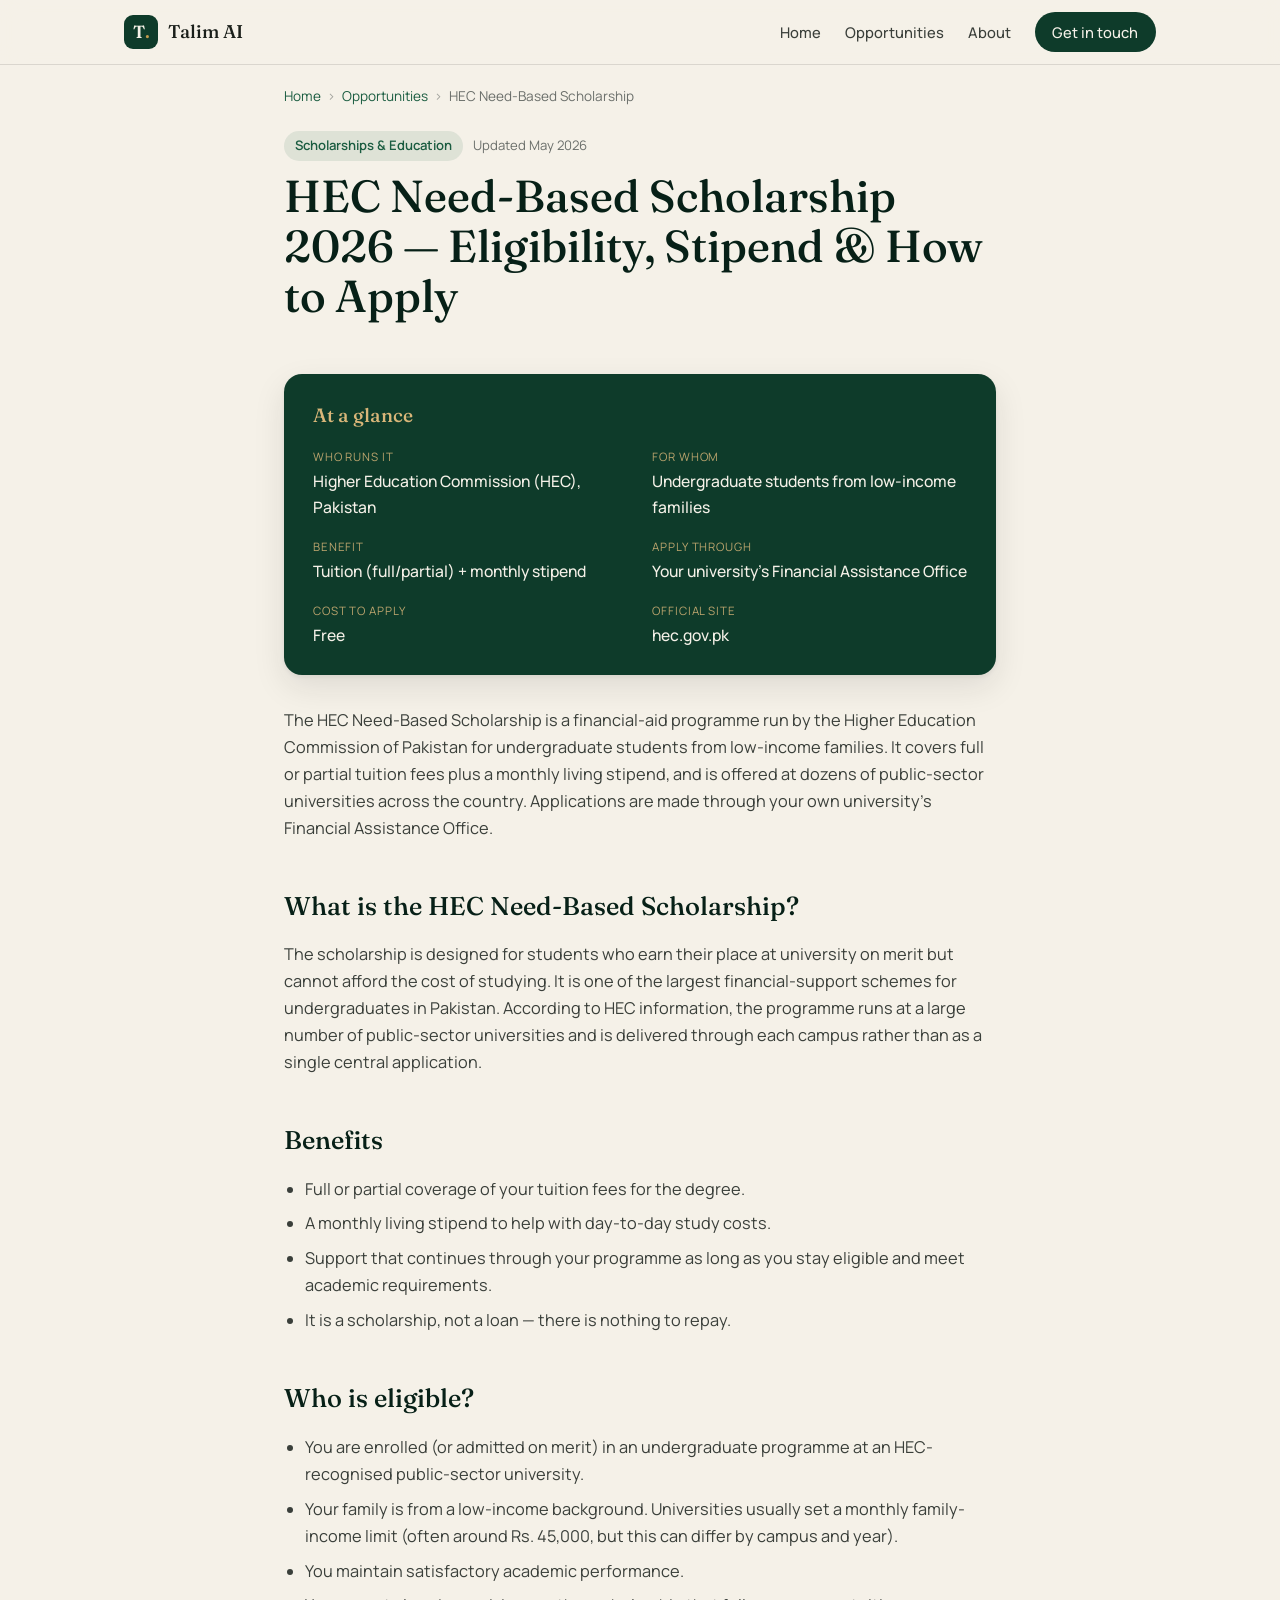
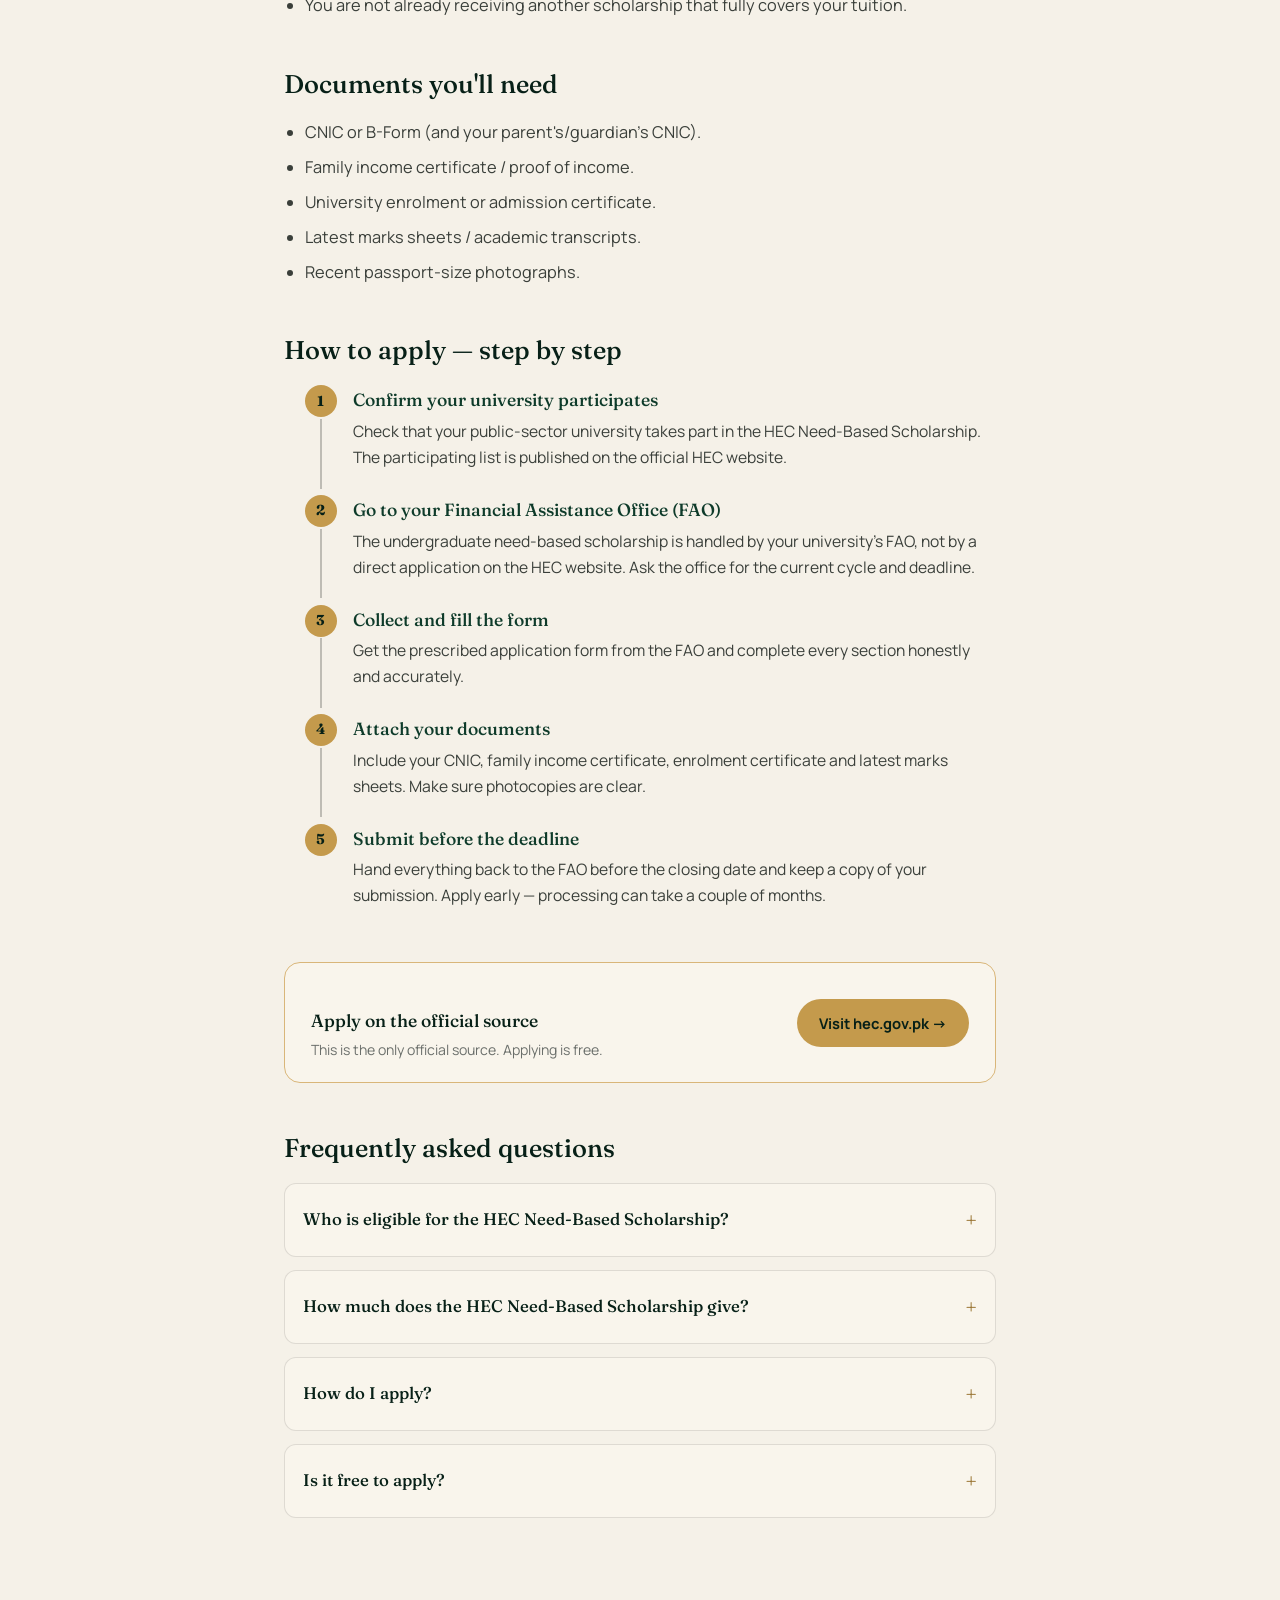
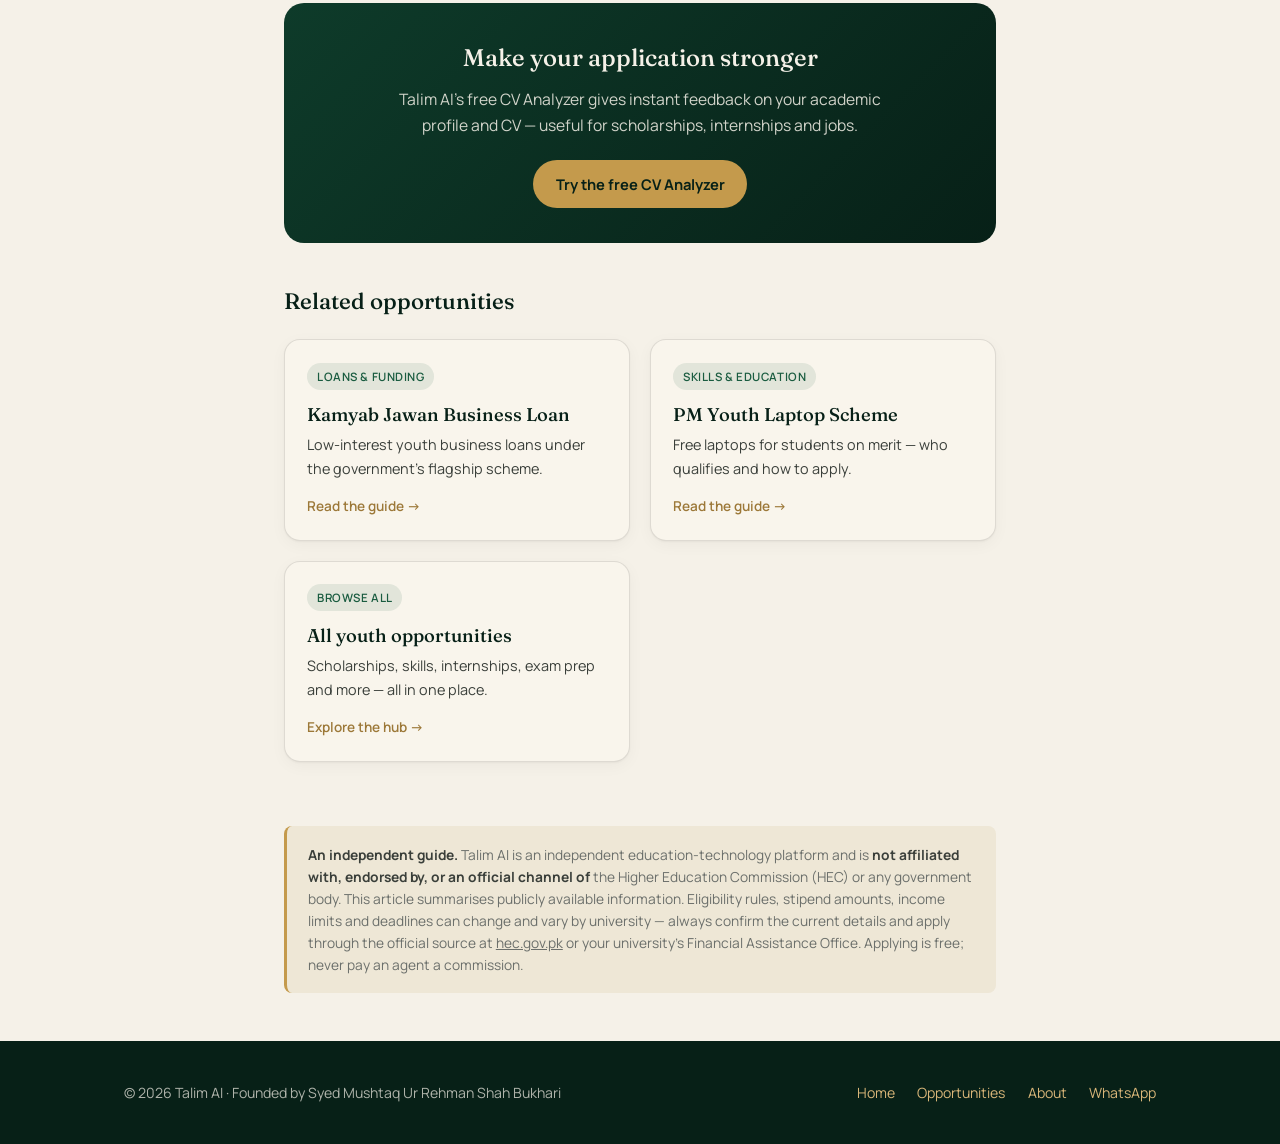
<file: opportunities/hec-need-based-scholarship/index.html>
<!DOCTYPE html>
<html lang="en">
<head>
<meta charset="UTF-8">
<meta name="viewport" content="width=device-width, initial-scale=1.0">
<title>HEC Need-Based Scholarship 2026 — Eligibility, Stipend & How to Apply | Talim AI</title>
<meta name="description" content="A complete guide to the HEC Need-Based Scholarship for undergraduate students in Pakistan: eligibility, monthly stipend and tuition coverage, documents needed, and how to apply through your university's Financial Assistance Office.">
<meta name="keywords" content="HEC need based scholarship 2026, HEC scholarship eligibility, HEC undergraduate scholarship, need based scholarship Pakistan, HEC stipend, financial assistance office, how to apply HEC scholarship">
<meta name="author" content="Talim AI">
<meta name="robots" content="index, follow, max-image-preview:large">
<link rel="canonical" href="https://talimai.tech/opportunities/hec-need-based-scholarship/">
<meta property="og:type" content="article">
<meta property="og:site_name" content="Talim AI">
<meta property="og:title" content="HEC Need-Based Scholarship 2026 — Eligibility, Stipend & How to Apply">
<meta property="og:description" content="Who is eligible, how much you get, what documents you need, and exactly how to apply for the HEC Need-Based Scholarship in Pakistan.">
<meta property="og:url" content="https://talimai.tech/opportunities/hec-need-based-scholarship/">
<meta property="og:image" content="https://talimai.tech/og-image.png">
<meta name="twitter:card" content="summary_large_image">
<meta name="twitter:title" content="HEC Need-Based Scholarship 2026 — Eligibility & How to Apply | Talim AI">
<meta name="twitter:description" content="A complete, independent guide to the HEC Need-Based Scholarship for Pakistani undergraduates.">
<meta name="twitter:image" content="https://talimai.tech/og-image.png">
<link rel="icon" type="image/png" sizes="32x32" href="/favicon-32x32.png">
<link rel="icon" type="image/png" sizes="16x16" href="/favicon-16x16.png">
<link rel="apple-touch-icon" sizes="180x180" href="/apple-touch-icon.png">
<meta name="theme-color" content="#0E3B2A">
<link rel="preconnect" href="https://fonts.googleapis.com">
<link rel="preconnect" href="https://fonts.gstatic.com" crossorigin>
<link href="https://fonts.googleapis.com/css2?family=Fraunces:opsz,wght@9..144,300;9..144,400;9..144,500;9..144,600;9..144,700&family=Manrope:wght@300;400;500;600;700;800&family=Noto+Nastaliq+Urdu:wght@400;500;700&display=swap" rel="stylesheet">
<link rel="stylesheet" href="/opportunities/hub.css">
<script type="application/ld+json">
{
  "@context": "https://schema.org",
  "@graph": [
    {
      "@type": "Article",
      "headline": "HEC Need-Based Scholarship 2026 — Eligibility, Stipend & How to Apply",
      "description": "A complete guide to the HEC Need-Based Scholarship for undergraduate students in Pakistan: eligibility, stipend, documents, and how to apply.",
      "author": { "@type": "Organization", "name": "Talim AI", "url": "https://talimai.tech/" },
      "publisher": { "@type": "Organization", "name": "Talim AI", "logo": { "@type": "ImageObject", "url": "https://talimai.tech/og-image.png" } },
      "datePublished": "2026-05-29", "dateModified": "2026-05-29",
      "inLanguage": "en-PK", "mainEntityOfPage": "https://talimai.tech/opportunities/hec-need-based-scholarship/", "image": "https://talimai.tech/og-image.png"
    },
    {
      "@type": "HowTo",
      "name": "How to apply for the HEC Need-Based Scholarship",
      "step": [
        { "@type": "HowToStep", "name": "Confirm your university participates", "text": "Check that your public-sector university takes part in the HEC Need-Based Scholarship, listed on hec.gov.pk." },
        { "@type": "HowToStep", "name": "Visit your Financial Assistance Office (FAO)", "text": "The undergraduate need-based scholarship is processed through your university's Financial Assistance Office, not directly on the HEC website." },
        { "@type": "HowToStep", "name": "Collect and fill the application form", "text": "Get the prescribed form from the FAO and complete every section accurately." },
        { "@type": "HowToStep", "name": "Attach the required documents", "text": "Include your CNIC/B-Form, family income certificate, enrolment certificate and latest marks sheets." },
        { "@type": "HowToStep", "name": "Submit before the deadline", "text": "Hand the completed form and documents back to the FAO before your university's closing date, and keep a copy." }
      ]
    },
    {
      "@type": "FAQPage",
      "mainEntity": [
        { "@type": "Question", "name": "Who is eligible for the HEC Need-Based Scholarship?", "acceptedAnswer": { "@type": "Answer", "text": "Undergraduate students admitted on merit to an HEC-recognised public-sector university in Pakistan, who come from low-income families, are eligible. Universities typically set a monthly family-income limit (often around Rs. 45,000) and require satisfactory academic performance." } },
        { "@type": "Question", "name": "How much does the HEC Need-Based Scholarship give?", "acceptedAnswer": { "@type": "Answer", "text": "The scholarship generally covers full or partial tuition fees plus a monthly living stipend for the duration of the degree. The exact amounts are set by HEC and the university each year, so confirm the current figures on the official HEC website." } },
        { "@type": "Question", "name": "How do I apply for the HEC Need-Based Scholarship?", "acceptedAnswer": { "@type": "Answer", "text": "Apply through your university's Financial Assistance Office (FAO), not directly on the HEC website. Collect the form from the FAO, attach your CNIC, income certificate, enrolment certificate and marks sheets, and submit before your university's deadline." } },
        { "@type": "Question", "name": "Is the HEC Need-Based Scholarship free to apply for?", "acceptedAnswer": { "@type": "Answer", "text": "Yes. Applying for the HEC Need-Based Scholarship is free. You should never pay an agent or anyone a fee or commission to apply on your behalf — submit your own application through your university's Financial Assistance Office." } }
      ]
    },
    {
      "@type": "BreadcrumbList",
      "itemListElement": [
        { "@type": "ListItem", "position": 1, "name": "Home", "item": "https://talimai.tech/" },
        { "@type": "ListItem", "position": 2, "name": "Opportunities", "item": "https://talimai.tech/opportunities/" },
        { "@type": "ListItem", "position": 3, "name": "HEC Need-Based Scholarship", "item": "https://talimai.tech/opportunities/hec-need-based-scholarship/" }
      ]
    }
  ]
}
</script>
</head>
<body>
<header class="site-header">
  <div class="wrap">
    <a class="brand" href="/"><span class="brand-mark">T<span class="dot">.</span></span><span class="brand-name">Talim&nbsp;AI</span></a>
    <nav class="header-nav">
      <a href="/">Home</a>
      <a href="/opportunities/">Opportunities</a>
      <a href="/about/">About</a>
      <a class="header-cta" href="/#contact">Get in touch</a>
    </nav>
  </div>
</header>
<main>
<div class="wrap-narrow">
  <nav class="breadcrumb" aria-label="Breadcrumb">
    <a href="/">Home</a><span>›</span><a href="/opportunities/">Opportunities</a><span>›</span>HEC Need-Based Scholarship
  </nav>
  <article>
    <header class="article-head">
      <div class="article-meta">
        <span class="pill">Scholarships &amp; Education</span>
        <span>Updated May 2026</span>
      </div>
      <h1>HEC Need-Based Scholarship 2026 — Eligibility, Stipend &amp; How to Apply</h1>
    </header>

    <div class="glance">
      <h2>At a glance</h2>
      <div class="glance-grid">
        <div class="glance-item"><div class="k">Who runs it</div><div class="v">Higher Education Commission (HEC), Pakistan</div></div>
        <div class="glance-item"><div class="k">For whom</div><div class="v">Undergraduate students from low-income families</div></div>
        <div class="glance-item"><div class="k">Benefit</div><div class="v">Tuition (full/partial) + monthly stipend</div></div>
        <div class="glance-item"><div class="k">Apply through</div><div class="v">Your university's Financial Assistance Office</div></div>
        <div class="glance-item"><div class="k">Cost to apply</div><div class="v">Free</div></div>
        <div class="glance-item"><div class="k">Official site</div><div class="v">hec.gov.pk</div></div>
      </div>
    </div>

    <div class="article-body">
      <p>The HEC Need-Based Scholarship is a financial-aid programme run by the Higher Education Commission of Pakistan for undergraduate students from low-income families. It covers full or partial tuition fees plus a monthly living stipend, and is offered at dozens of public-sector universities across the country. Applications are made through your own university's Financial Assistance Office.</p>

      <h2>What is the HEC Need-Based Scholarship?</h2>
      <p>The scholarship is designed for students who earn their place at university on merit but cannot afford the cost of studying. It is one of the largest financial-support schemes for undergraduates in Pakistan. <span>According to HEC information, the programme runs at a large number of public-sector universities and is delivered through each campus rather than as a single central application.</span></p>

      <h2>Benefits</h2>
      <ul>
        <li>Full or partial coverage of your tuition fees for the degree.</li>
        <li>A monthly living stipend to help with day-to-day study costs.</li>
        <li>Support that continues through your programme as long as you stay eligible and meet academic requirements.</li>
        <li>It is a scholarship, not a loan — there is nothing to repay.</li>
      </ul>

      <h2>Who is eligible?</h2>
      <ul>
        <li>You are enrolled (or admitted on merit) in an undergraduate programme at an HEC-recognised public-sector university.</li>
        <li>Your family is from a low-income background. Universities usually set a monthly family-income limit (often around Rs. 45,000, but this can differ by campus and year).</li>
        <li>You maintain satisfactory academic performance.</li>
        <li>You are not already receiving another scholarship that fully covers your tuition.</li>
      </ul>

      <h2>Documents you'll need</h2>
      <ul>
        <li>CNIC or B-Form (and your parent's/guardian's CNIC).</li>
        <li>Family income certificate / proof of income.</li>
        <li>University enrolment or admission certificate.</li>
        <li>Latest marks sheets / academic transcripts.</li>
        <li>Recent passport-size photographs.</li>
      </ul>

      <h2>How to apply — step by step</h2>
      <ol class="steps">
        <li><h3>Confirm your university participates</h3><p>Check that your public-sector university takes part in the HEC Need-Based Scholarship. The participating list is published on the official HEC website.</p></li>
        <li><h3>Go to your Financial Assistance Office (FAO)</h3><p>The undergraduate need-based scholarship is handled by your university's FAO, not by a direct application on the HEC website. Ask the office for the current cycle and deadline.</p></li>
        <li><h3>Collect and fill the form</h3><p>Get the prescribed application form from the FAO and complete every section honestly and accurately.</p></li>
        <li><h3>Attach your documents</h3><p>Include your CNIC, family income certificate, enrolment certificate and latest marks sheets. Make sure photocopies are clear.</p></li>
        <li><h3>Submit before the deadline</h3><p>Hand everything back to the FAO before the closing date and keep a copy of your submission. Apply early — processing can take a couple of months.</p></li>
      </ol>

      <div class="official">
        <div class="txt"><h3>Apply on the official source</h3><p>This is the only official source. Applying is free.</p></div>
        <a class="btn-gold" href="https://www.hec.gov.pk/" target="_blank" rel="noopener nofollow">Visit hec.gov.pk →</a>
      </div>

      <h2>Frequently asked questions</h2>
      <div class="faq">
        <details><summary>Who is eligible for the HEC Need-Based Scholarship?</summary><p>Undergraduate students admitted on merit to an HEC-recognised public-sector university in Pakistan, who come from low-income families, are eligible. Universities typically set a monthly family-income limit (often around Rs. 45,000) and require satisfactory academic performance.</p></details>
        <details><summary>How much does the HEC Need-Based Scholarship give?</summary><p>It generally covers full or partial tuition fees plus a monthly living stipend for the duration of the degree. The exact amounts are set by HEC and the university each year, so confirm the current figures on the official HEC website.</p></details>
        <details><summary>How do I apply?</summary><p>Apply through your university's Financial Assistance Office (FAO), not directly on the HEC website. Collect the form from the FAO, attach your CNIC, income certificate, enrolment certificate and marks sheets, and submit before your university's deadline.</p></details>
        <details><summary>Is it free to apply?</summary><p>Yes. Applying is free. You should never pay an agent a fee or commission — submit your own application through your university's Financial Assistance Office.</p></details>
      </div>
    </div>
  </article>

  <div class="talim-cta">
    <h3>Make your application stronger</h3>
    <p>Talim AI's free CV Analyzer gives instant feedback on your academic profile and CV — useful for scholarships, internships and jobs.</p>
    <a class="btn-gold" href="/#cv-analyzer">Try the free CV Analyzer</a>
  </div>

  <section class="related">
    <h2>Related opportunities</h2>
    <div class="guide-list">
      <a class="guide-card" href="/opportunities/kamyab-jawan-business-loan/"><span class="guide-tag">Loans &amp; Funding</span><h3>Kamyab Jawan Business Loan</h3><p>Low-interest youth business loans under the government's flagship scheme.</p><span class="read">Read the guide →</span></a>
      <a class="guide-card" href="/opportunities/pmyp-laptop-scheme/"><span class="guide-tag">Skills &amp; Education</span><h3>PM Youth Laptop Scheme</h3><p>Free laptops for students on merit — who qualifies and how to apply.</p><span class="read">Read the guide →</span></a>
      <a class="guide-card" href="/opportunities/"><span class="guide-tag">Browse all</span><h3>All youth opportunities</h3><p>Scholarships, skills, internships, exam prep and more — all in one place.</p><span class="read">Explore the hub →</span></a>
    </div>
  </section>

  <div class="disclaimer">
    <strong>An independent guide.</strong> Talim AI is an independent education-technology platform and is <strong>not affiliated with, endorsed by, or an official channel of</strong> the Higher Education Commission (HEC) or any government body. This article summarises publicly available information. Eligibility rules, stipend amounts, income limits and deadlines can change and vary by university — always confirm the current details and apply through the official source at <a href="https://www.hec.gov.pk/" target="_blank" rel="noopener nofollow">hec.gov.pk</a> or your university's Financial Assistance Office. Applying is free; never pay an agent a commission.
  </div>
</div>
</main>
<footer class="site-footer">
  <div class="wrap">
    <span>© 2026 Talim AI · Founded by Syed Mushtaq Ur Rehman Shah Bukhari</span>
    <div class="footer-links">
      <a href="/">Home</a>
      <a href="/opportunities/">Opportunities</a>
      <a href="/about/">About</a>
      <a href="https://wa.me/923096032223">WhatsApp</a>
    </div>
  </div>
</footer>
</body>
</html>
</file>
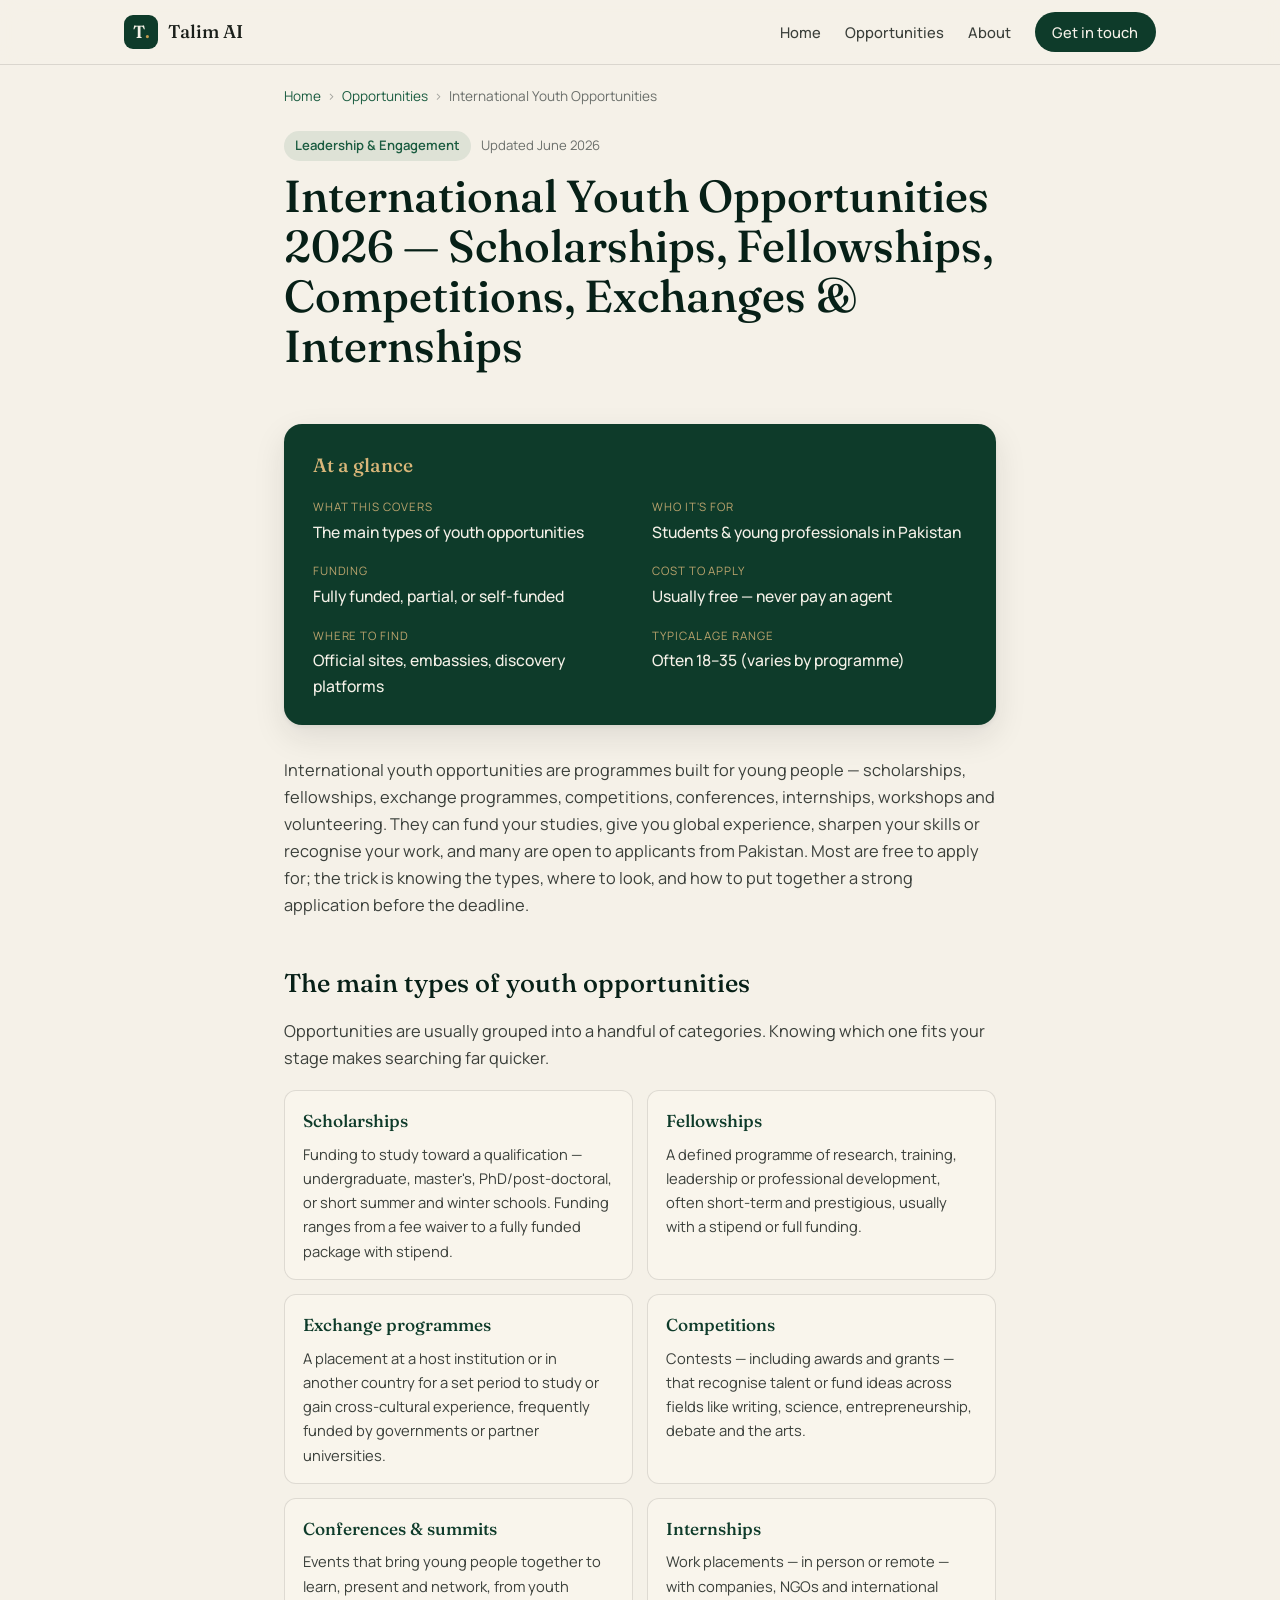
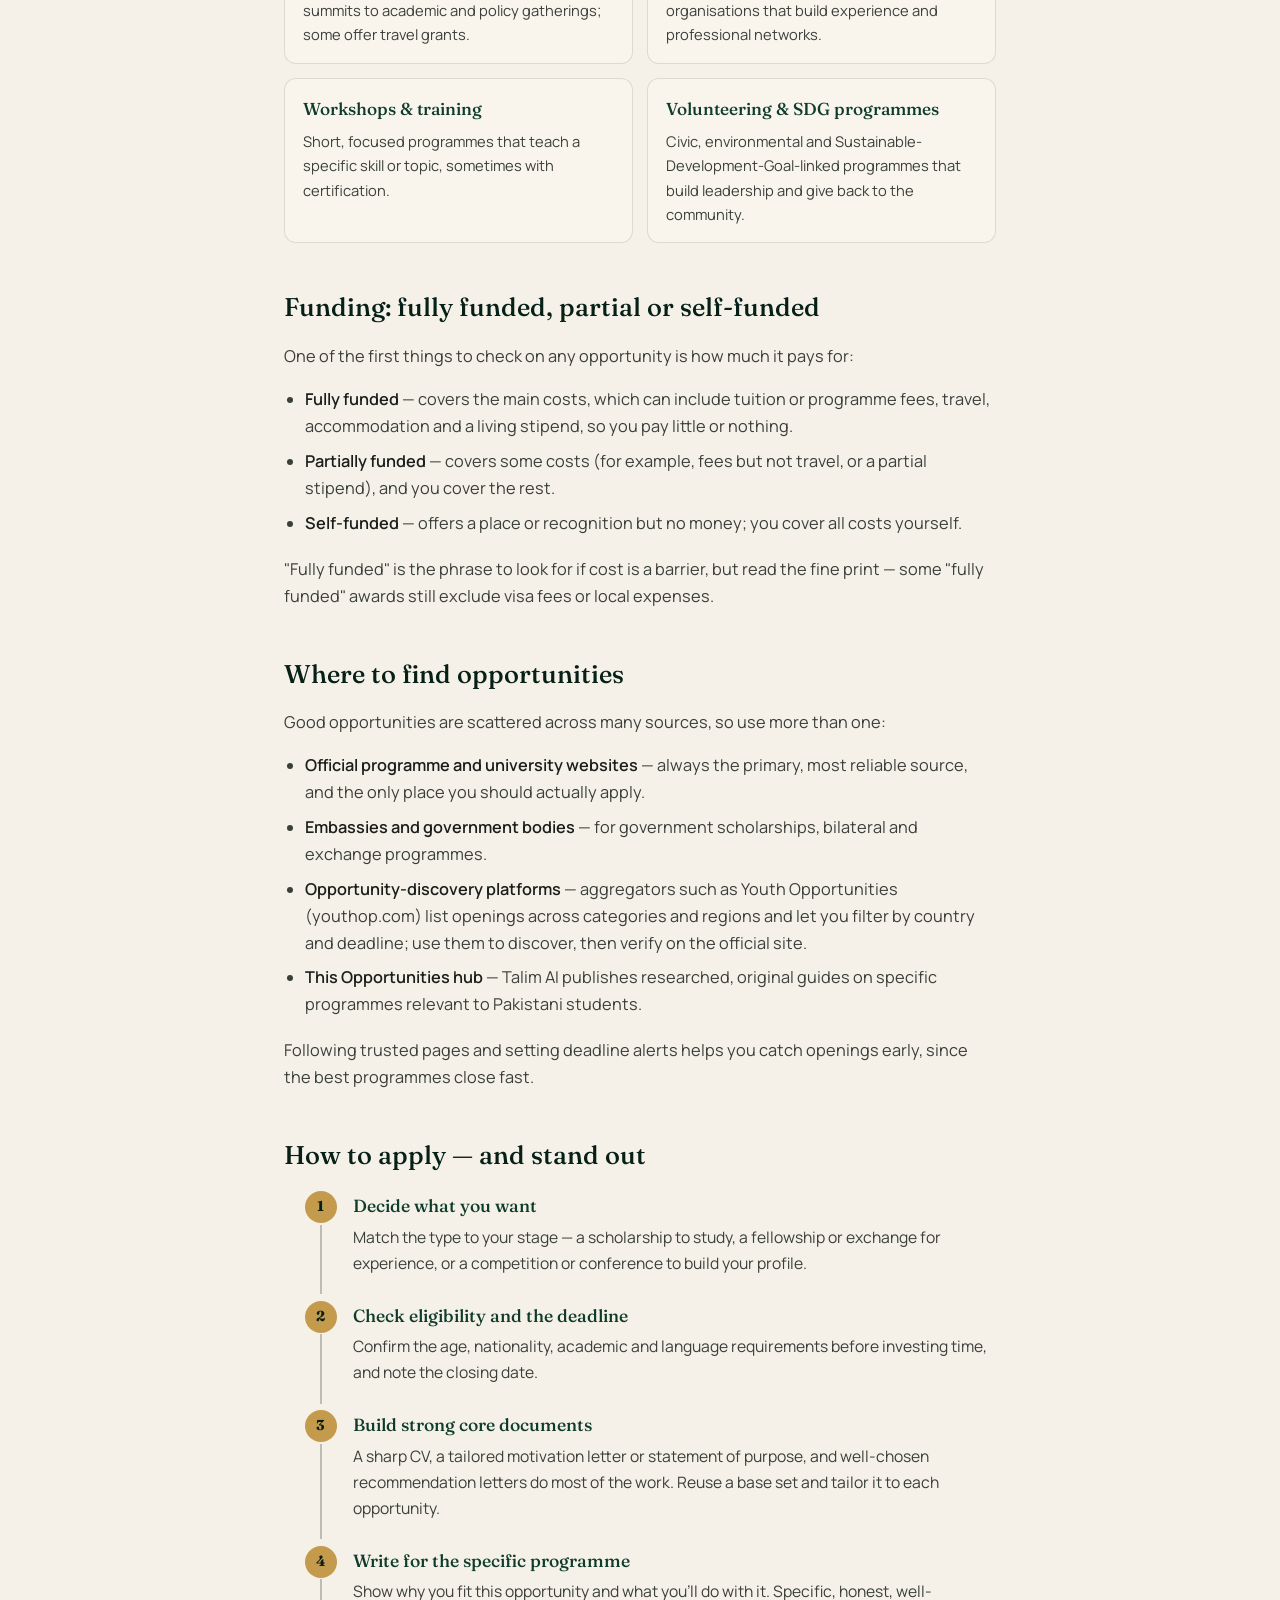
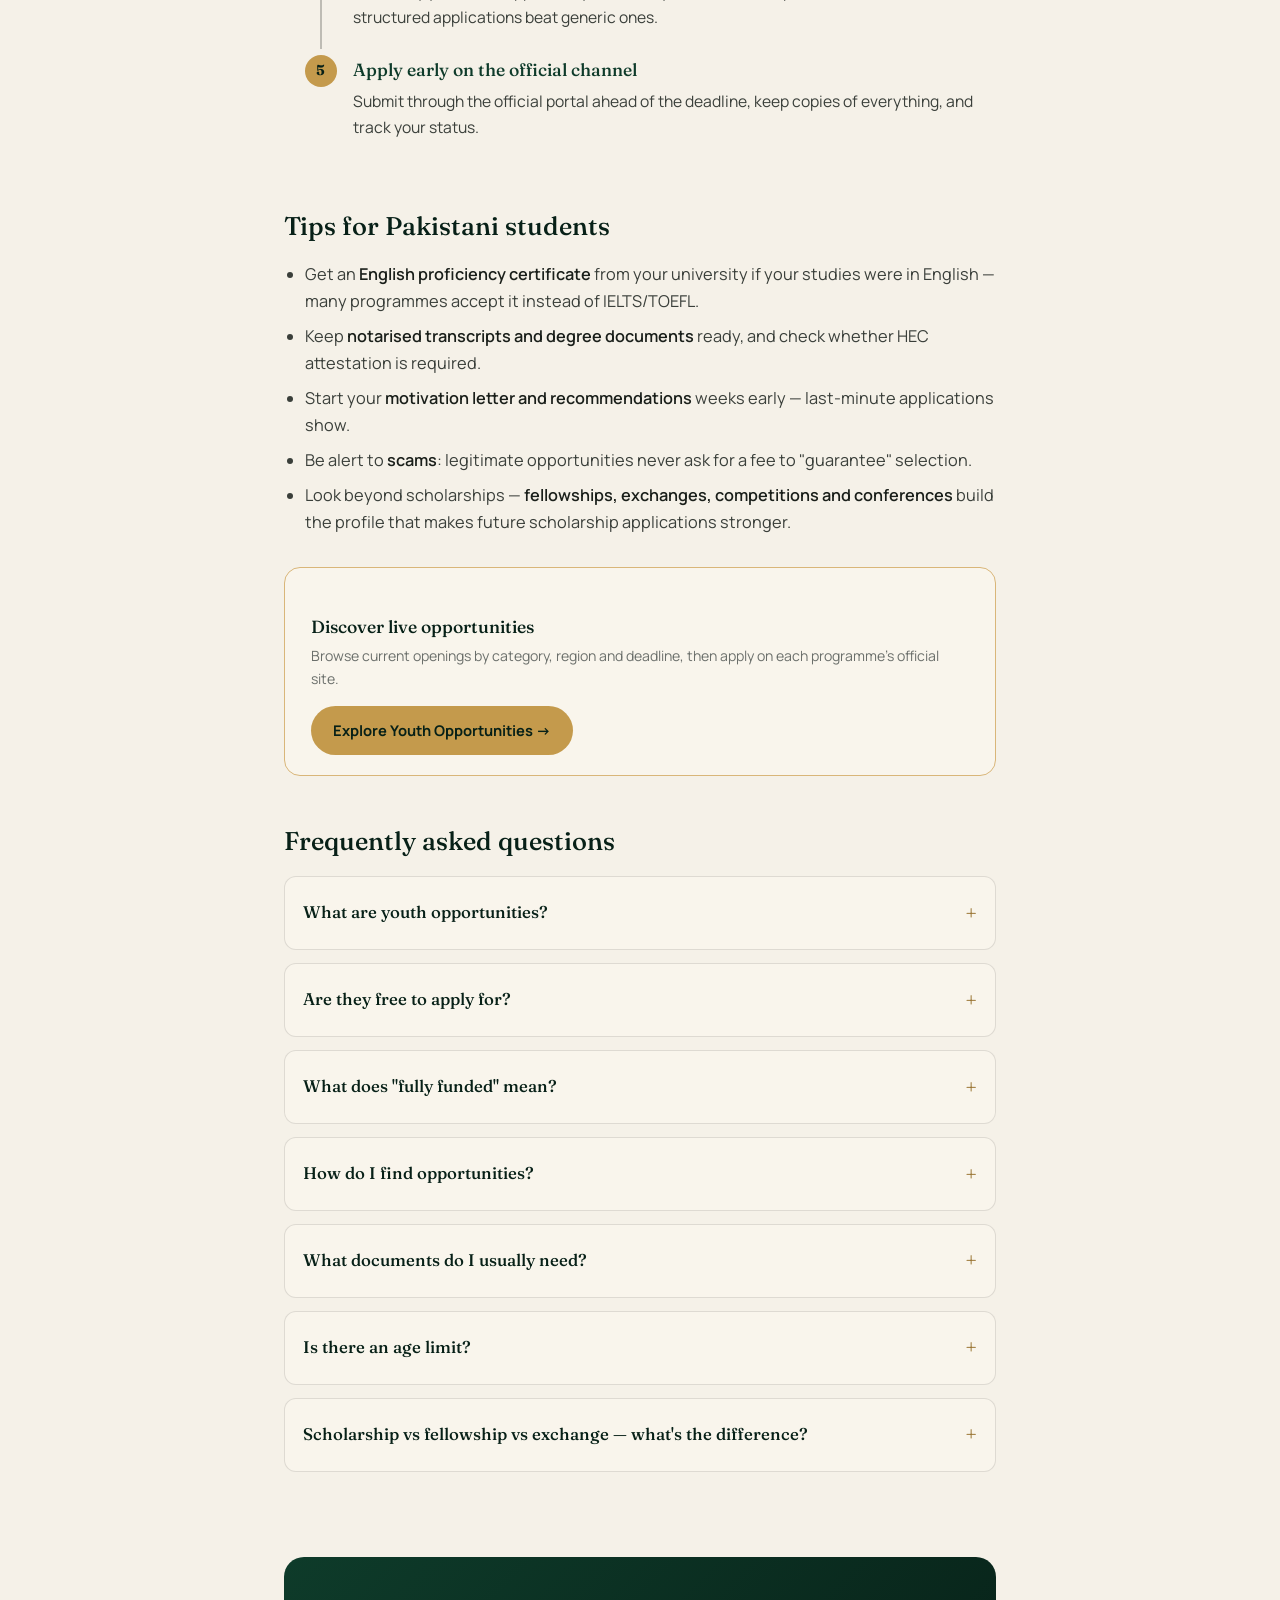
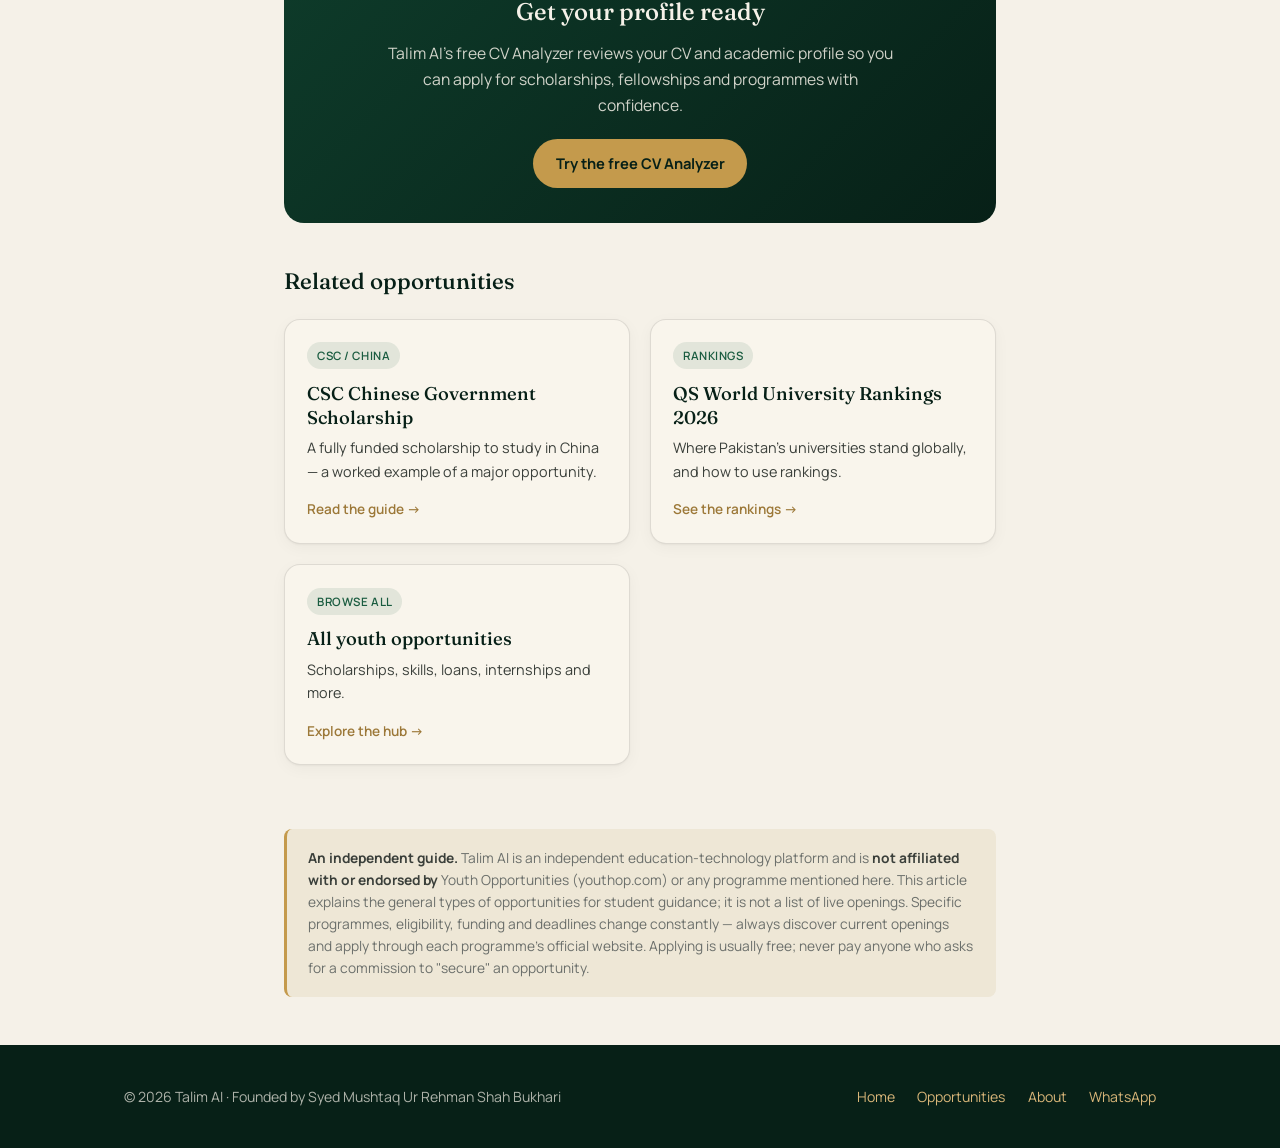
<file: opportunities/international-youth-opportunities/index.html>
<!DOCTYPE html>
<html lang="en">
<head>
<meta charset="UTF-8">
<meta name="viewport" content="width=device-width, initial-scale=1.0">
<title>International Youth Opportunities 2026 — Scholarships, Fellowships, Competitions, Exchanges &amp; Internships (Guide for Pakistani Students) | Talim AI</title>
<meta name="description" content="A complete guide to international youth opportunities for Pakistani students: scholarships, fellowships, exchange programmes, competitions, conferences, internships, workshops and volunteering — what each one is, what funding to expect, where to find them, and how to apply without paying an agent.">
<meta name="keywords" content="youth opportunities 2026, international opportunities for Pakistani students, fully funded scholarships, fellowships, exchange programs, youth competitions, conferences for students, internships abroad, workshops, volunteering, how to find opportunities, fully funded meaning">
<meta name="author" content="Talim AI">
<meta name="robots" content="index, follow, max-image-preview:large">
<link rel="canonical" href="https://talimai.tech/opportunities/international-youth-opportunities/">
<meta property="og:type" content="article">
<meta property="og:site_name" content="Talim AI">
<meta property="og:title" content="International Youth Opportunities 2026 — A Guide for Pakistani Students">
<meta property="og:description" content="Scholarships, fellowships, exchanges, competitions, conferences, internships and more — what they are, what funding to expect, and how to find and apply.">
<meta property="og:url" content="https://talimai.tech/opportunities/international-youth-opportunities/">
<meta property="og:image" content="https://talimai.tech/og-image.png">
<meta name="twitter:card" content="summary_large_image">
<meta name="twitter:title" content="International Youth Opportunities 2026 — Guide for Pakistani Students | Talim AI">
<meta name="twitter:description" content="An independent guide to the main types of international youth opportunities and how to find and apply for them.">
<meta name="twitter:image" content="https://talimai.tech/og-image.png">
<link rel="icon" type="image/png" sizes="32x32" href="/favicon-32x32.png">
<link rel="icon" type="image/png" sizes="16x16" href="/favicon-16x16.png">
<link rel="apple-touch-icon" sizes="180x180" href="/apple-touch-icon.png">
<meta name="theme-color" content="#0E3B2A">
<link rel="preconnect" href="https://fonts.googleapis.com">
<link rel="preconnect" href="https://fonts.gstatic.com" crossorigin>
<link href="https://fonts.googleapis.com/css2?family=Fraunces:opsz,wght@9..144,300;9..144,400;9..144,500;9..144,600;9..144,700&family=Manrope:wght@300;400;500;600;700;800&family=Noto+Nastaliq+Urdu:wght@400;500;700&display=swap" rel="stylesheet">
<link rel="stylesheet" href="/opportunities/hub.css">
<style>
  .typecards{display:grid;grid-template-columns:repeat(2,1fr);gap:14px;margin:18px 0}
  .typecard{background:var(--cream-warm,#F9F5EC);border:1px solid var(--line,rgba(26,31,26,.12));border-radius:12px;padding:16px 18px}
  .typecard h3{margin:0 0 6px;font-family:'Fraunces',serif;font-size:1.08rem;color:var(--forest,#0E3B2A)}
  .typecard p{margin:0;font-size:.92rem;color:var(--ink-soft,#3A3F3A)}
  @media(max-width:640px){.typecards{grid-template-columns:1fr}}
</style>
<script type="application/ld+json">
{
  "@context": "https://schema.org",
  "@graph": [
    {
      "@type": "Article",
      "headline": "International Youth Opportunities 2026 — Scholarships, Fellowships, Competitions, Exchanges & Internships: A Guide for Pakistani Students",
      "description": "What the main types of youth opportunities are, what funding to expect, where to find them, and how to apply.",
      "author": { "@type": "Organization", "name": "Talim AI", "url": "https://talimai.tech/" },
      "publisher": { "@type": "Organization", "name": "Talim AI", "logo": { "@type": "ImageObject", "url": "https://talimai.tech/og-image.png" } },
      "datePublished": "2026-06-06", "dateModified": "2026-06-06",
      "inLanguage": "en", "mainEntityOfPage": "https://talimai.tech/opportunities/international-youth-opportunities/", "image": "https://talimai.tech/og-image.png"
    },
    {
      "@type": "HowTo",
      "name": "How to find and apply for international youth opportunities",
      "step": [
        { "@type": "HowToStep", "name": "Decide what you want", "text": "Pick the type that fits your stage — a scholarship to study, a fellowship or exchange for experience, or a competition or conference to build your profile." },
        { "@type": "HowToStep", "name": "Search trusted sources", "text": "Use official programme sites, embassies, university pages and reputable discovery platforms, and filter by your country and field." },
        { "@type": "HowToStep", "name": "Check eligibility and deadline", "text": "Confirm the age, nationality, academic and language requirements, and note the deadline before you invest time." },
        { "@type": "HowToStep", "name": "Prepare your core documents", "text": "Build a strong CV, a tailored motivation letter or statement of purpose, and arrange recommendation letters and transcripts early." },
        { "@type": "HowToStep", "name": "Apply on the official channel", "text": "Submit through the official portal well before the deadline, keep copies, and never pay an agent a commission to apply." }
      ]
    },
    {
      "@type": "FAQPage",
      "mainEntity": [
        { "@type": "Question", "name": "What are youth opportunities?", "acceptedAnswer": { "@type": "Answer", "text": "Youth opportunities are programmes aimed at young people — including scholarships, fellowships, exchange programmes, competitions, conferences, internships, workshops and volunteering — that fund study, build skills and experience, or recognise achievement. Many are open to international applicants, including students from Pakistan." } },
        { "@type": "Question", "name": "Are youth opportunities free to apply for?", "acceptedAnswer": { "@type": "Answer", "text": "Most legitimate opportunities are free to apply for and free to discover. You should never pay an agent a commission to secure a scholarship, fellowship or place; official programmes do not work that way." } },
        { "@type": "Question", "name": "What does 'fully funded' mean?", "acceptedAnswer": { "@type": "Answer", "text": "A fully funded opportunity typically covers the main costs — such as tuition or programme fees, travel, accommodation and a living stipend — so participants pay little or nothing. Partially funded opportunities cover only some costs, and self-funded ones cover none." } },
        { "@type": "Question", "name": "How do I find youth opportunities?", "acceptedAnswer": { "@type": "Answer", "text": "Search official programme and university websites, embassy pages, and reputable opportunity-discovery platforms, then filter by your country, field and deadline. Following trusted pages and setting up alerts helps you catch openings early." } },
        { "@type": "Question", "name": "What documents do I usually need?", "acceptedAnswer": { "@type": "Answer", "text": "Commonly a CV or resume, a motivation letter or statement of purpose, academic transcripts and degree documents, recommendation letters, a passport copy, and proof of language proficiency. Each programme lists its own requirements." } },
        { "@type": "Question", "name": "Is there an age limit for youth opportunities?", "acceptedAnswer": { "@type": "Answer", "text": "Many youth programmes set an age range, often somewhere between 18 and 35, but it varies widely by programme and type. Always check the specific eligibility criteria before applying." } },
        { "@type": "Question", "name": "What's the difference between a scholarship, a fellowship and an exchange?", "acceptedAnswer": { "@type": "Answer", "text": "A scholarship funds formal study toward a degree. A fellowship funds a defined programme of research, training, leadership or professional development, often short-term. An exchange programme places you at a host institution or country for a set period to study or gain cross-cultural experience." } }
      ]
    },
    {
      "@type": "BreadcrumbList",
      "itemListElement": [
        { "@type": "ListItem", "position": 1, "name": "Home", "item": "https://talimai.tech/" },
        { "@type": "ListItem", "position": 2, "name": "Opportunities", "item": "https://talimai.tech/opportunities/" },
        { "@type": "ListItem", "position": 3, "name": "International Youth Opportunities", "item": "https://talimai.tech/opportunities/international-youth-opportunities/" }
      ]
    }
  ]
}
</script>
</head>
<body>
<header class="site-header">
  <div class="wrap">
    <a class="brand" href="/"><span class="brand-mark">T<span class="dot">.</span></span><span class="brand-name">Talim&nbsp;AI</span></a>
    <nav class="header-nav">
      <a href="/">Home</a>
      <a href="/opportunities/">Opportunities</a>
      <a href="/about/">About</a>
      <a class="header-cta" href="/#contact">Get in touch</a>
    </nav>
  </div>
</header>
<main>
<div class="wrap-narrow">
  <nav class="breadcrumb" aria-label="Breadcrumb">
    <a href="/">Home</a><span>›</span><a href="/opportunities/">Opportunities</a><span>›</span>International Youth Opportunities
  </nav>
  <article>
    <header class="article-head">
      <div class="article-meta">
        <span class="pill">Leadership &amp; Engagement</span>
        <span>Updated June 2026</span>
      </div>
      <h1>International Youth Opportunities 2026 — Scholarships, Fellowships, Competitions, Exchanges &amp; Internships</h1>
    </header>

    <div class="glance">
      <h2>At a glance</h2>
      <div class="glance-grid">
        <div class="glance-item"><div class="k">What this covers</div><div class="v">The main types of youth opportunities</div></div>
        <div class="glance-item"><div class="k">Who it's for</div><div class="v">Students &amp; young professionals in Pakistan</div></div>
        <div class="glance-item"><div class="k">Funding</div><div class="v">Fully funded, partial, or self-funded</div></div>
        <div class="glance-item"><div class="k">Cost to apply</div><div class="v">Usually free — never pay an agent</div></div>
        <div class="glance-item"><div class="k">Where to find</div><div class="v">Official sites, embassies, discovery platforms</div></div>
        <div class="glance-item"><div class="k">Typical age range</div><div class="v">Often 18–35 (varies by programme)</div></div>
      </div>
    </div>

    <div class="article-body">
      <p>International youth opportunities are programmes built for young people — scholarships, fellowships, exchange programmes, competitions, conferences, internships, workshops and volunteering. They can fund your studies, give you global experience, sharpen your skills or recognise your work, and many are open to applicants from Pakistan. Most are free to apply for; the trick is knowing the types, where to look, and how to put together a strong application before the deadline.</p>

      <h2>The main types of youth opportunities</h2>
      <p>Opportunities are usually grouped into a handful of categories. Knowing which one fits your stage makes searching far quicker.</p>
      <div class="typecards">
        <div class="typecard"><h3>Scholarships</h3><p>Funding to study toward a qualification — undergraduate, master's, PhD/post-doctoral, or short summer and winter schools. Funding ranges from a fee waiver to a fully funded package with stipend.</p></div>
        <div class="typecard"><h3>Fellowships</h3><p>A defined programme of research, training, leadership or professional development, often short-term and prestigious, usually with a stipend or full funding.</p></div>
        <div class="typecard"><h3>Exchange programmes</h3><p>A placement at a host institution or in another country for a set period to study or gain cross-cultural experience, frequently funded by governments or partner universities.</p></div>
        <div class="typecard"><h3>Competitions</h3><p>Contests — including awards and grants — that recognise talent or fund ideas across fields like writing, science, entrepreneurship, debate and the arts.</p></div>
        <div class="typecard"><h3>Conferences &amp; summits</h3><p>Events that bring young people together to learn, present and network, from youth summits to academic and policy gatherings; some offer travel grants.</p></div>
        <div class="typecard"><h3>Internships</h3><p>Work placements — in person or remote — with companies, NGOs and international organisations that build experience and professional networks.</p></div>
        <div class="typecard"><h3>Workshops &amp; training</h3><p>Short, focused programmes that teach a specific skill or topic, sometimes with certification.</p></div>
        <div class="typecard"><h3>Volunteering &amp; SDG programmes</h3><p>Civic, environmental and Sustainable-Development-Goal-linked programmes that build leadership and give back to the community.</p></div>
      </div>

      <h2>Funding: fully funded, partial or self-funded</h2>
      <p>One of the first things to check on any opportunity is how much it pays for:</p>
      <ul>
        <li><strong>Fully funded</strong> — covers the main costs, which can include tuition or programme fees, travel, accommodation and a living stipend, so you pay little or nothing.</li>
        <li><strong>Partially funded</strong> — covers some costs (for example, fees but not travel, or a partial stipend), and you cover the rest.</li>
        <li><strong>Self-funded</strong> — offers a place or recognition but no money; you cover all costs yourself.</li>
      </ul>
      <p>"Fully funded" is the phrase to look for if cost is a barrier, but read the fine print — some "fully funded" awards still exclude visa fees or local expenses.</p>

      <h2>Where to find opportunities</h2>
      <p>Good opportunities are scattered across many sources, so use more than one:</p>
      <ul>
        <li><strong>Official programme and university websites</strong> — always the primary, most reliable source, and the only place you should actually apply.</li>
        <li><strong>Embassies and government bodies</strong> — for government scholarships, bilateral and exchange programmes.</li>
        <li><strong>Opportunity-discovery platforms</strong> — aggregators such as Youth Opportunities (youthop.com) list openings across categories and regions and let you filter by country and deadline; use them to discover, then verify on the official site.</li>
        <li><strong>This Opportunities hub</strong> — Talim AI publishes researched, original guides on specific programmes relevant to Pakistani students.</li>
      </ul>
      <p>Following trusted pages and setting deadline alerts helps you catch openings early, since the best programmes close fast.</p>

      <h2>How to apply — and stand out</h2>
      <ol class="steps">
        <li><h3>Decide what you want</h3><p>Match the type to your stage — a scholarship to study, a fellowship or exchange for experience, or a competition or conference to build your profile.</p></li>
        <li><h3>Check eligibility and the deadline</h3><p>Confirm the age, nationality, academic and language requirements before investing time, and note the closing date.</p></li>
        <li><h3>Build strong core documents</h3><p>A sharp CV, a tailored motivation letter or statement of purpose, and well-chosen recommendation letters do most of the work. Reuse a base set and tailor it to each opportunity.</p></li>
        <li><h3>Write for the specific programme</h3><p>Show why you fit this opportunity and what you'll do with it. Specific, honest, well-structured applications beat generic ones.</p></li>
        <li><h3>Apply early on the official channel</h3><p>Submit through the official portal ahead of the deadline, keep copies of everything, and track your status.</p></li>
      </ol>

      <h2>Tips for Pakistani students</h2>
      <ul>
        <li>Get an <strong>English proficiency certificate</strong> from your university if your studies were in English — many programmes accept it instead of IELTS/TOEFL.</li>
        <li>Keep <strong>notarised transcripts and degree documents</strong> ready, and check whether HEC attestation is required.</li>
        <li>Start your <strong>motivation letter and recommendations</strong> weeks early — last-minute applications show.</li>
        <li>Be alert to <strong>scams</strong>: legitimate opportunities never ask for a fee to "guarantee" selection.</li>
        <li>Look beyond scholarships — <strong>fellowships, exchanges, competitions and conferences</strong> build the profile that makes future scholarship applications stronger.</li>
      </ul>

      <div class="official">
        <div class="txt"><h3>Discover live opportunities</h3><p>Browse current openings by category, region and deadline, then apply on each programme's official site.</p></div>
        <a class="btn-gold" href="https://www.youthop.com/" target="_blank" rel="noopener nofollow">Explore Youth Opportunities →</a>
      </div>

      <h2>Frequently asked questions</h2>
      <div class="faq">
        <details><summary>What are youth opportunities?</summary><p>Programmes aimed at young people — scholarships, fellowships, exchange programmes, competitions, conferences, internships, workshops and volunteering — that fund study, build skills and experience, or recognise achievement. Many are open to applicants from Pakistan.</p></details>
        <details><summary>Are they free to apply for?</summary><p>Most legitimate opportunities are free to apply for and free to discover. Never pay an agent a commission to secure a place — official programmes don't work that way.</p></details>
        <details><summary>What does "fully funded" mean?</summary><p>It typically covers the main costs — tuition or programme fees, travel, accommodation and a living stipend — so you pay little or nothing. Partially funded covers only some costs; self-funded covers none.</p></details>
        <details><summary>How do I find opportunities?</summary><p>Search official programme and university sites, embassy pages and reputable discovery platforms, then filter by your country, field and deadline. Set alerts so you catch openings early.</p></details>
        <details><summary>What documents do I usually need?</summary><p>Commonly a CV, a motivation letter or statement of purpose, transcripts and degree documents, recommendation letters, a passport copy and proof of language proficiency. Each programme lists its own requirements.</p></details>
        <details><summary>Is there an age limit?</summary><p>Many youth programmes set a range, often somewhere between 18 and 35, but it varies widely. Always check the specific eligibility criteria.</p></details>
        <details><summary>Scholarship vs fellowship vs exchange — what's the difference?</summary><p>A scholarship funds formal study toward a degree. A fellowship funds a defined programme of research, training or leadership, often short-term. An exchange places you at a host institution or country for a set period.</p></details>
      </div>
    </div>
  </article>

  <div class="talim-cta">
    <h3>Get your profile ready</h3>
    <p>Talim AI's free CV Analyzer reviews your CV and academic profile so you can apply for scholarships, fellowships and programmes with confidence.</p>
    <a class="btn-gold" href="/#cv-analyzer">Try the free CV Analyzer</a>
  </div>

  <section class="related">
    <h2>Related opportunities</h2>
    <div class="guide-list">
      <a class="guide-card" href="/opportunities/csc-chinese-government-scholarship/"><span class="guide-tag">CSC / China</span><h3>CSC Chinese Government Scholarship</h3><p>A fully funded scholarship to study in China — a worked example of a major opportunity.</p><span class="read">Read the guide →</span></a>
      <a class="guide-card" href="/opportunities/qs-world-university-rankings-pakistan/"><span class="guide-tag">Rankings</span><h3>QS World University Rankings 2026</h3><p>Where Pakistan's universities stand globally, and how to use rankings.</p><span class="read">See the rankings →</span></a>
      <a class="guide-card" href="/opportunities/"><span class="guide-tag">Browse all</span><h3>All youth opportunities</h3><p>Scholarships, skills, loans, internships and more.</p><span class="read">Explore the hub →</span></a>
    </div>
  </section>

  <div class="disclaimer">
    <strong>An independent guide.</strong> Talim AI is an independent education-technology platform and is <strong>not affiliated with or endorsed by</strong> Youth Opportunities (youthop.com) or any programme mentioned here. This article explains the general types of opportunities for student guidance; it is not a list of live openings. Specific programmes, eligibility, funding and deadlines change constantly — always discover current openings and apply through each programme's official website. Applying is usually free; never pay anyone who asks for a commission to "secure" an opportunity.
  </div>
</div>
</main>
<footer class="site-footer">
  <div class="wrap">
    <span>© 2026 Talim AI · Founded by Syed Mushtaq Ur Rehman Shah Bukhari</span>
    <div class="footer-links">
      <a href="/">Home</a>
      <a href="/opportunities/">Opportunities</a>
      <a href="/about/">About</a>
      <a href="https://wa.me/923096032223">WhatsApp</a>
    </div>
  </div>
</footer>
</body>
</html>
</file>
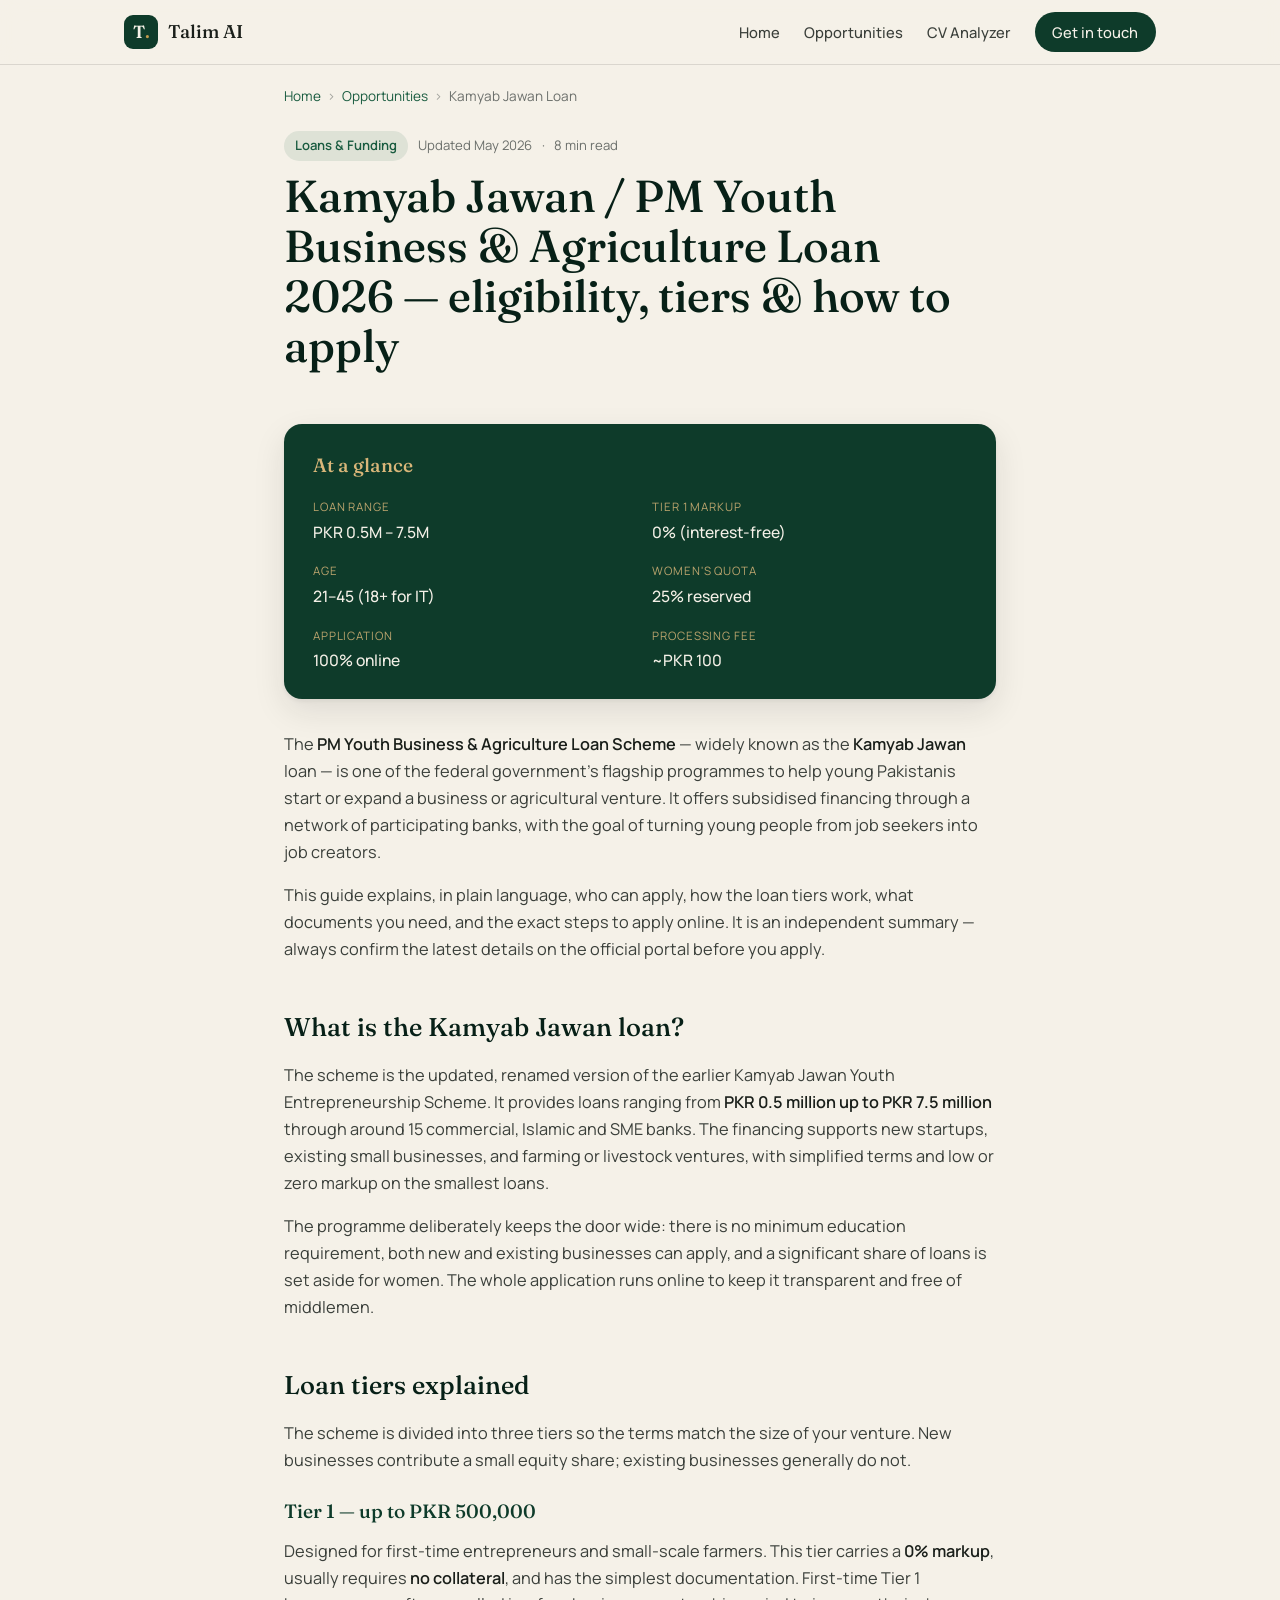
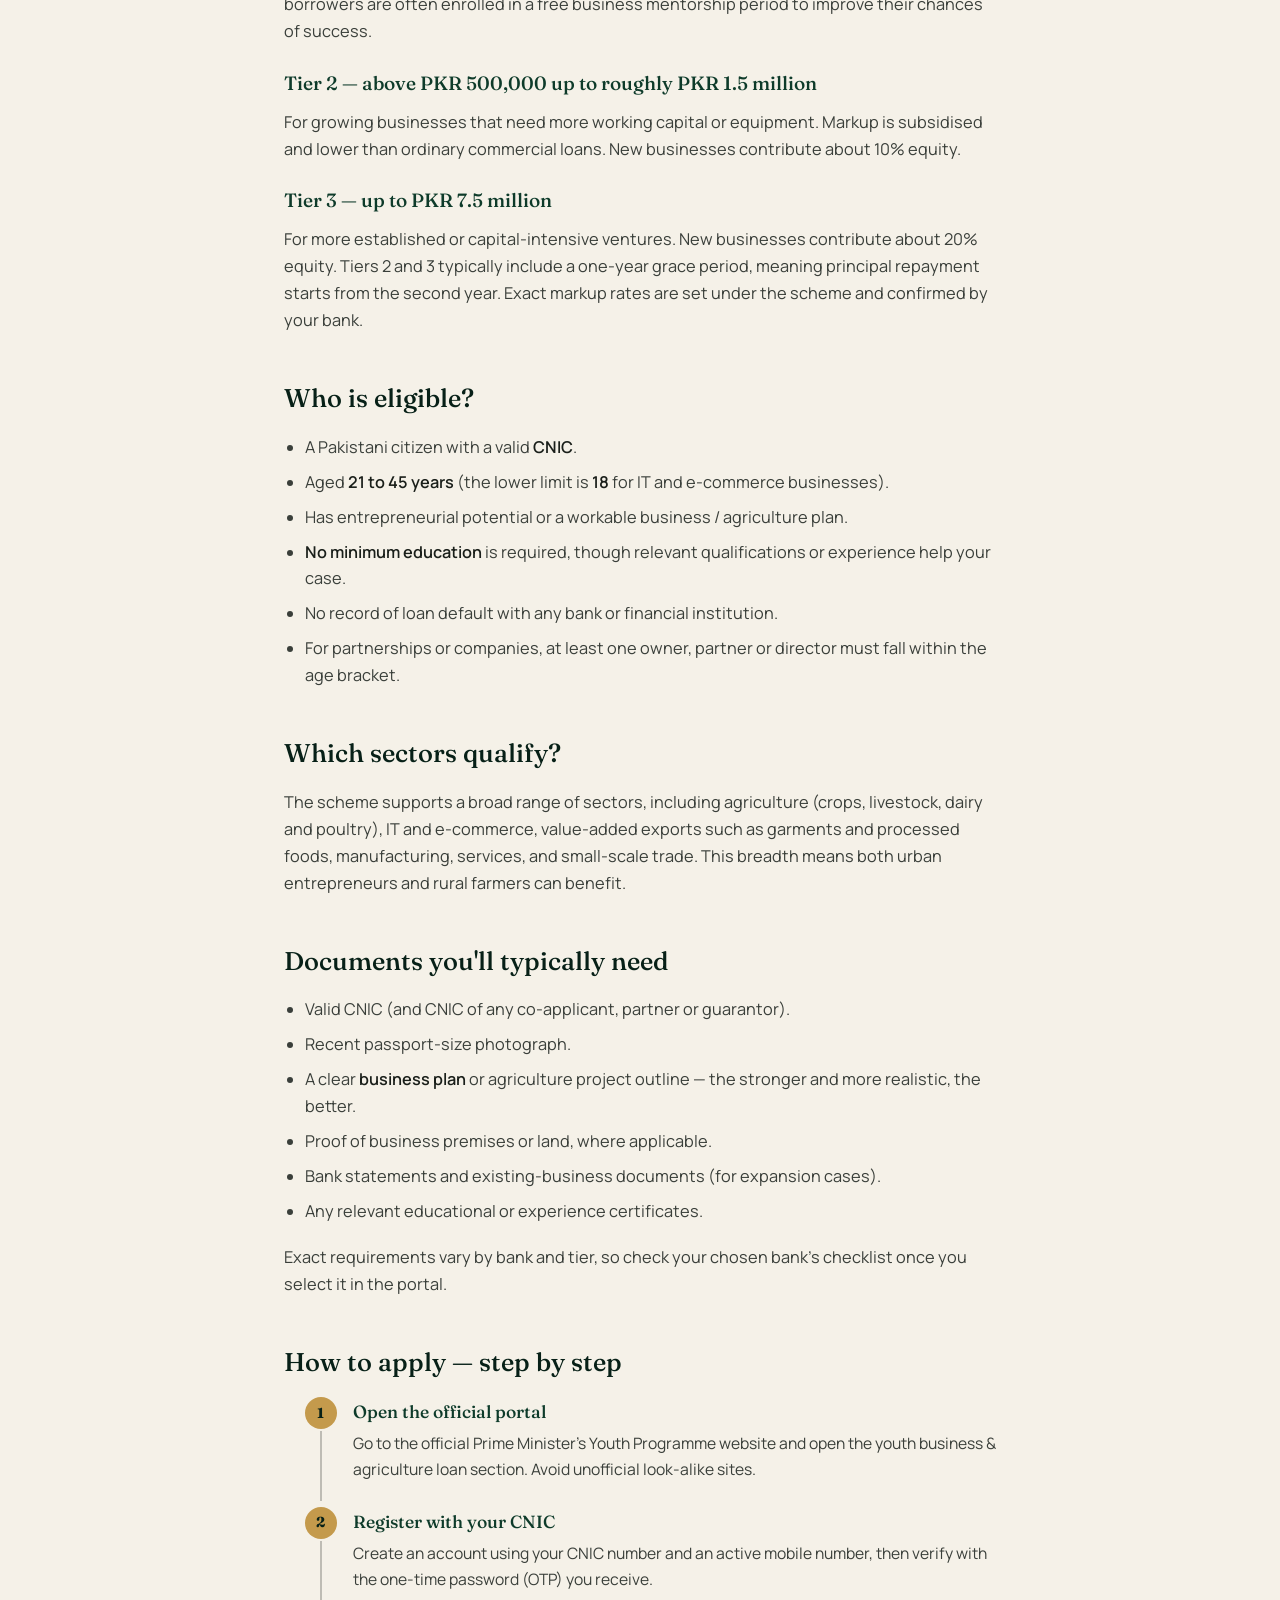
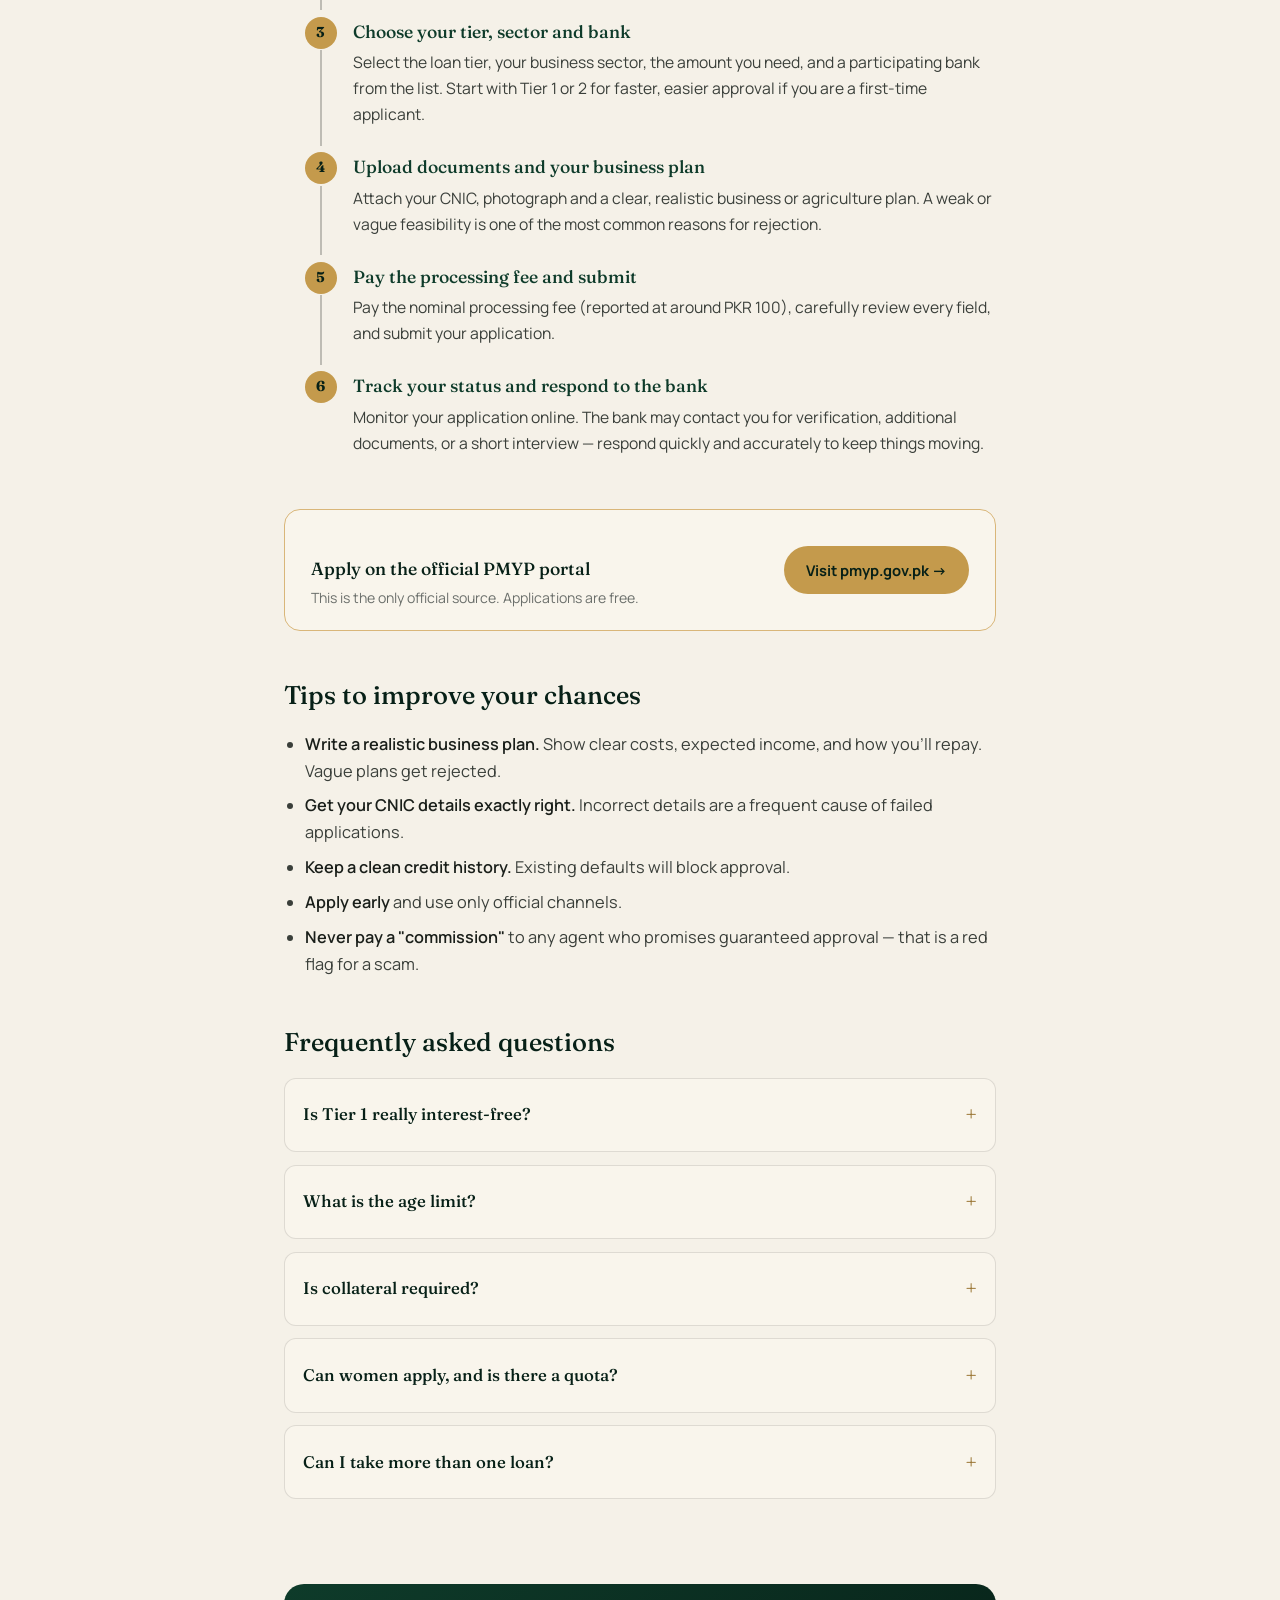
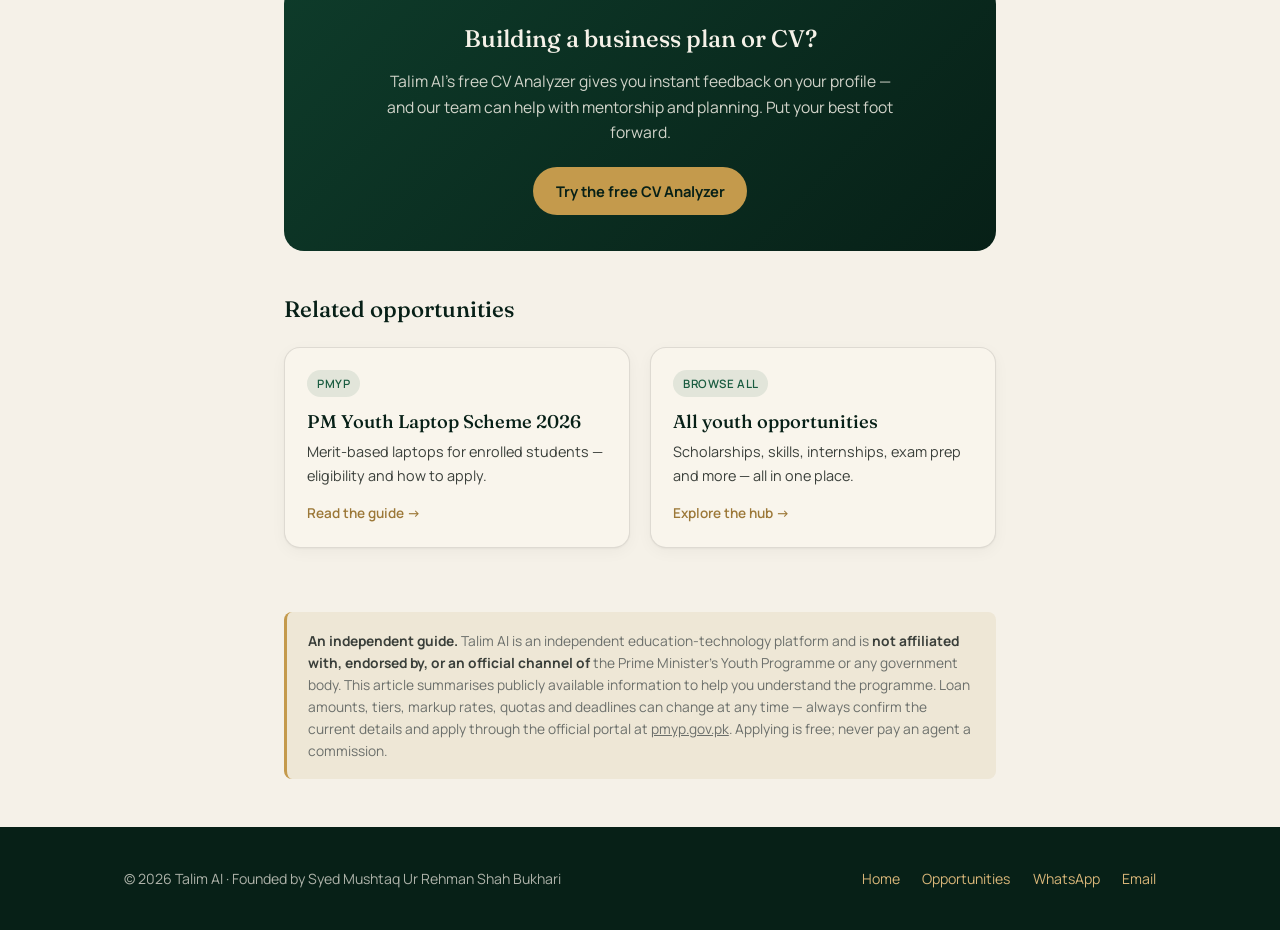
<file: opportunities/kamyab-jawan-business-loan/index.html>
<!DOCTYPE html>
<html lang="en">
<head>
<meta charset="UTF-8">
<meta name="viewport" content="width=device-width, initial-scale=1.0">
<title>Kamyab Jawan / PM Youth Business & Agriculture Loan 2026 — Eligibility, Tiers & How to Apply | Talim AI</title>
<meta name="description" content="Complete 2026 guide to the PM Youth Business & Agriculture Loan (Kamyab Jawan): loan tiers from PKR 0.5M–7.5M, 0% markup Tier 1, eligibility (age 21–45), required documents, 25% women's quota, and a step-by-step online application guide.">
<meta name="keywords" content="Kamyab Jawan loan 2026, PM Youth Business Agriculture Loan, PMYB&ALS, youth loan scheme Pakistan, business loan for youth, 0 percent markup loan, how to apply Kamyab Jawan, loan tiers eligibility documents">
<meta name="author" content="Talim AI">
<meta name="robots" content="index, follow, max-image-preview:large">
<link rel="canonical" href="https://talimai.tech/opportunities/kamyab-jawan-business-loan/">

<meta property="og:type" content="article">
<meta property="og:site_name" content="Talim AI">
<meta property="og:locale" content="en_PK">
<meta property="og:title" content="Kamyab Jawan / PM Youth Business & Agriculture Loan 2026 — Full Guide">
<meta property="og:description" content="Loan tiers PKR 0.5M–7.5M, 0% markup Tier 1, eligibility, documents, women's quota and a step-by-step online application guide.">
<meta property="og:url" content="https://talimai.tech/opportunities/kamyab-jawan-business-loan/">
<meta property="og:image" content="https://talimai.tech/og-image.png">
<meta property="og:image:width" content="1200">
<meta property="og:image:height" content="630">

<meta name="twitter:card" content="summary_large_image">
<meta name="twitter:title" content="Kamyab Jawan Loan 2026 — Full Guide | Talim AI">
<meta name="twitter:description" content="Tiers, eligibility, documents, women's quota and how to apply online.">
<meta name="twitter:image" content="https://talimai.tech/og-image.png">

<link rel="icon" type="image/png" sizes="32x32" href="/favicon-32x32.png">
<link rel="icon" type="image/png" sizes="16x16" href="/favicon-16x16.png">
<link rel="apple-touch-icon" sizes="180x180" href="/apple-touch-icon.png">
<meta name="theme-color" content="#0E3B2A">

<link rel="preconnect" href="https://fonts.googleapis.com">
<link rel="preconnect" href="https://fonts.gstatic.com" crossorigin>
<link href="https://fonts.googleapis.com/css2?family=Fraunces:opsz,wght@9..144,300;9..144,400;9..144,500;9..144,600;9..144,700&family=Manrope:wght@300;400;500;600;700;800&family=Noto+Nastaliq+Urdu:wght@400;500;700&display=swap" rel="stylesheet">
<link rel="stylesheet" href="/opportunities/hub.css">

<script type="application/ld+json">
{
  "@context": "https://schema.org",
  "@graph": [
    {
      "@type": "Article",
      "headline": "Kamyab Jawan / PM Youth Business & Agriculture Loan 2026 — Eligibility, Tiers & How to Apply",
      "description": "A complete, independent 2026 guide to the PM Youth Business & Agriculture Loan Scheme (Kamyab Jawan): loan tiers, eligibility, documents, women's quota and how to apply online.",
      "author": { "@type": "Organization", "name": "Talim AI", "url": "https://talimai.tech/" },
      "publisher": {
        "@type": "Organization",
        "name": "Talim AI",
        "logo": { "@type": "ImageObject", "url": "https://talimai.tech/og-image.png" }
      },
      "datePublished": "2026-05-29",
      "dateModified": "2026-05-29",
      "inLanguage": "en-PK",
      "mainEntityOfPage": "https://talimai.tech/opportunities/kamyab-jawan-business-loan/",
      "image": "https://talimai.tech/og-image.png"
    },
    {
      "@type": "HowTo",
      "name": "How to apply for the PM Youth Business & Agriculture Loan (Kamyab Jawan) 2026",
      "description": "Step-by-step process to apply online for the Kamyab Jawan youth business and agriculture loan in Pakistan.",
      "totalTime": "PT40M",
      "estimatedCost": { "@type": "MonetaryAmount", "currency": "PKR", "value": "100" },
      "supply": [
        { "@type": "HowToSupply", "name": "Valid CNIC" },
        { "@type": "HowToSupply", "name": "Business plan or feasibility outline" },
        { "@type": "HowToSupply", "name": "Recent passport-size photograph" }
      ],
      "step": [
        { "@type": "HowToStep", "name": "Open the official portal", "text": "Go to the official Prime Minister's Youth Programme website and open the youth business & agriculture loan section." },
        { "@type": "HowToStep", "name": "Register with CNIC", "text": "Create an account using your CNIC number and an active mobile number, then verify with the OTP." },
        { "@type": "HowToStep", "name": "Choose tier, sector and bank", "text": "Select your loan tier, business sector, requested amount and a participating bank." },
        { "@type": "HowToStep", "name": "Upload documents and business plan", "text": "Attach your CNIC, photograph, and a clear business or agriculture plan." },
        { "@type": "HowToStep", "name": "Pay the processing fee and submit", "text": "Pay the nominal processing fee, review every detail, and submit the application." },
        { "@type": "HowToStep", "name": "Track and respond to the bank", "text": "Track your status online and respond promptly when the bank requests verification or an interview." }
      ]
    },
    {
      "@type": "FAQPage",
      "mainEntity": [
        { "@type": "Question", "name": "Is Tier 1 of the Kamyab Jawan loan really interest-free?", "acceptedAnswer": { "@type": "Answer", "text": "Tier 1 loans up to PKR 500,000 are offered at 0% markup, making them effectively interest-free. Always confirm the current terms with your chosen bank, as rates can change." } },
        { "@type": "Question", "name": "What is the age limit for the PM Youth Business loan?", "acceptedAnswer": { "@type": "Answer", "text": "Applicants are generally aged 21 to 45 years. For IT and e-commerce businesses, the lower age limit is 18. Confirm the latest age rules on the official portal." } },
        { "@type": "Question", "name": "Is collateral required for the youth loan?", "acceptedAnswer": { "@type": "Answer", "text": "Smaller Tier 1 loans usually do not require collateral. Larger tiers may have security requirements that vary by bank." } },
        { "@type": "Question", "name": "Can women apply, and is there a quota?", "acceptedAnswer": { "@type": "Answer", "text": "Yes. Women are strongly encouraged to apply, and a portion of loans — reported at 25% — is reserved for women entrepreneurs." } },
        { "@type": "Question", "name": "How much does it cost to apply?", "acceptedAnswer": { "@type": "Answer", "text": "The application is online and the processing fee is nominal (reported at PKR 100). Never pay any agent a commission — the official process does not require it." } }
      ]
    },
    {
      "@type": "BreadcrumbList",
      "itemListElement": [
        { "@type": "ListItem", "position": 1, "name": "Home", "item": "https://talimai.tech/" },
        { "@type": "ListItem", "position": 2, "name": "Opportunities", "item": "https://talimai.tech/opportunities/" },
        { "@type": "ListItem", "position": 3, "name": "Kamyab Jawan Business Loan", "item": "https://talimai.tech/opportunities/kamyab-jawan-business-loan/" }
      ]
    }
  ]
}
</script>
</head>
<body>

<header class="site-header">
  <div class="wrap">
    <a class="brand" href="/">
      <span class="brand-mark">T<span class="dot">.</span></span>
      <span class="brand-name">Talim&nbsp;AI</span>
    </a>
    <nav class="header-nav">
      <a href="/">Home</a>
      <a href="/opportunities/">Opportunities</a>
      <a href="/#cv-analyzer">CV Analyzer</a>
      <a class="header-cta" href="/#contact">Get in touch</a>
    </nav>
  </div>
</header>

<main>
<div class="wrap-narrow">

  <nav class="breadcrumb" aria-label="Breadcrumb">
    <a href="/">Home</a><span>›</span><a href="/opportunities/">Opportunities</a><span>›</span>Kamyab Jawan Loan
  </nav>

  <article>
    <header class="article-head">
      <div class="article-meta">
        <span class="pill">Loans &amp; Funding</span>
        <span>Updated May 2026</span>
        <span>·</span>
        <span>8 min read</span>
      </div>
      <h1>Kamyab Jawan / PM Youth Business &amp; Agriculture Loan 2026 — eligibility, tiers &amp; how to apply</h1>
    </header>

    <div class="glance">
      <h2>At a glance</h2>
      <div class="glance-grid">
        <div class="glance-item"><div class="k">Loan range</div><div class="v">PKR 0.5M – 7.5M</div></div>
        <div class="glance-item"><div class="k">Tier 1 markup</div><div class="v">0% (interest-free)</div></div>
        <div class="glance-item"><div class="k">Age</div><div class="v">21–45 (18+ for IT)</div></div>
        <div class="glance-item"><div class="k">Women's quota</div><div class="v">25% reserved</div></div>
        <div class="glance-item"><div class="k">Application</div><div class="v">100% online</div></div>
        <div class="glance-item"><div class="k">Processing fee</div><div class="v">~PKR 100</div></div>
      </div>
    </div>

    <div class="article-body">
      <p>The <strong>PM Youth Business &amp; Agriculture Loan Scheme</strong> — widely known as the <strong>Kamyab Jawan</strong> loan — is one of the federal government's flagship programmes to help young Pakistanis start or expand a business or agricultural venture. It offers subsidised financing through a network of participating banks, with the goal of turning young people from job seekers into job creators.</p>
      <p>This guide explains, in plain language, who can apply, how the loan tiers work, what documents you need, and the exact steps to apply online. It is an independent summary — always confirm the latest details on the official portal before you apply.</p>

      <h2>What is the Kamyab Jawan loan?</h2>
      <p>The scheme is the updated, renamed version of the earlier Kamyab Jawan Youth Entrepreneurship Scheme. It provides loans ranging from <strong>PKR 0.5 million up to PKR 7.5 million</strong> through around 15 commercial, Islamic and SME banks. The financing supports new startups, existing small businesses, and farming or livestock ventures, with simplified terms and low or zero markup on the smallest loans.</p>
      <p>The programme deliberately keeps the door wide: there is no minimum education requirement, both new and existing businesses can apply, and a significant share of loans is set aside for women. The whole application runs online to keep it transparent and free of middlemen.</p>

      <h2>Loan tiers explained</h2>
      <p>The scheme is divided into three tiers so the terms match the size of your venture. New businesses contribute a small equity share; existing businesses generally do not.</p>
      <h3>Tier 1 — up to PKR 500,000</h3>
      <p>Designed for first-time entrepreneurs and small-scale farmers. This tier carries a <strong>0% markup</strong>, usually requires <strong>no collateral</strong>, and has the simplest documentation. First-time Tier 1 borrowers are often enrolled in a free business mentorship period to improve their chances of success.</p>
      <h3>Tier 2 — above PKR 500,000 up to roughly PKR 1.5 million</h3>
      <p>For growing businesses that need more working capital or equipment. Markup is subsidised and lower than ordinary commercial loans. New businesses contribute about 10% equity.</p>
      <h3>Tier 3 — up to PKR 7.5 million</h3>
      <p>For more established or capital-intensive ventures. New businesses contribute about 20% equity. Tiers 2 and 3 typically include a one-year grace period, meaning principal repayment starts from the second year. Exact markup rates are set under the scheme and confirmed by your bank.</p>

      <h2>Who is eligible?</h2>
      <ul>
        <li>A Pakistani citizen with a valid <strong>CNIC</strong>.</li>
        <li>Aged <strong>21 to 45 years</strong> (the lower limit is <strong>18</strong> for IT and e-commerce businesses).</li>
        <li>Has entrepreneurial potential or a workable business / agriculture plan.</li>
        <li><strong>No minimum education</strong> is required, though relevant qualifications or experience help your case.</li>
        <li>No record of loan default with any bank or financial institution.</li>
        <li>For partnerships or companies, at least one owner, partner or director must fall within the age bracket.</li>
      </ul>

      <h2>Which sectors qualify?</h2>
      <p>The scheme supports a broad range of sectors, including agriculture (crops, livestock, dairy and poultry), IT and e-commerce, value-added exports such as garments and processed foods, manufacturing, services, and small-scale trade. This breadth means both urban entrepreneurs and rural farmers can benefit.</p>

      <h2>Documents you'll typically need</h2>
      <ul>
        <li>Valid CNIC (and CNIC of any co-applicant, partner or guarantor).</li>
        <li>Recent passport-size photograph.</li>
        <li>A clear <strong>business plan</strong> or agriculture project outline — the stronger and more realistic, the better.</li>
        <li>Proof of business premises or land, where applicable.</li>
        <li>Bank statements and existing-business documents (for expansion cases).</li>
        <li>Any relevant educational or experience certificates.</li>
      </ul>
      <p>Exact requirements vary by bank and tier, so check your chosen bank's checklist once you select it in the portal.</p>

      <h2>How to apply — step by step</h2>
      <ol class="steps">
        <li>
          <h3>Open the official portal</h3>
          <p>Go to the official Prime Minister's Youth Programme website and open the youth business &amp; agriculture loan section. Avoid unofficial look-alike sites.</p>
        </li>
        <li>
          <h3>Register with your CNIC</h3>
          <p>Create an account using your CNIC number and an active mobile number, then verify with the one-time password (OTP) you receive.</p>
        </li>
        <li>
          <h3>Choose your tier, sector and bank</h3>
          <p>Select the loan tier, your business sector, the amount you need, and a participating bank from the list. Start with Tier 1 or 2 for faster, easier approval if you are a first-time applicant.</p>
        </li>
        <li>
          <h3>Upload documents and your business plan</h3>
          <p>Attach your CNIC, photograph and a clear, realistic business or agriculture plan. A weak or vague feasibility is one of the most common reasons for rejection.</p>
        </li>
        <li>
          <h3>Pay the processing fee and submit</h3>
          <p>Pay the nominal processing fee (reported at around PKR 100), carefully review every field, and submit your application.</p>
        </li>
        <li>
          <h3>Track your status and respond to the bank</h3>
          <p>Monitor your application online. The bank may contact you for verification, additional documents, or a short interview — respond quickly and accurately to keep things moving.</p>
        </li>
      </ol>

      <div class="official">
        <div class="txt">
          <h3>Apply on the official PMYP portal</h3>
          <p>This is the only official source. Applications are free.</p>
        </div>
        <a class="btn-gold" href="https://pmyp.gov.pk/" target="_blank" rel="noopener nofollow">Visit pmyp.gov.pk →</a>
      </div>

      <h2>Tips to improve your chances</h2>
      <ul>
        <li><strong>Write a realistic business plan.</strong> Show clear costs, expected income, and how you'll repay. Vague plans get rejected.</li>
        <li><strong>Get your CNIC details exactly right.</strong> Incorrect details are a frequent cause of failed applications.</li>
        <li><strong>Keep a clean credit history.</strong> Existing defaults will block approval.</li>
        <li><strong>Apply early</strong> and use only official channels.</li>
        <li><strong>Never pay a "commission"</strong> to any agent who promises guaranteed approval — that is a red flag for a scam.</li>
      </ul>

      <h2>Frequently asked questions</h2>
      <div class="faq">
        <details>
          <summary>Is Tier 1 really interest-free?</summary>
          <p>Yes — Tier 1 loans up to PKR 500,000 are offered at 0% markup, making them effectively interest-free. Always confirm the current terms with your chosen bank, as rates can change.</p>
        </details>
        <details>
          <summary>What is the age limit?</summary>
          <p>Applicants are generally aged 21 to 45. For IT and e-commerce businesses, the lower limit is 18. Confirm the latest age rules on the official portal.</p>
        </details>
        <details>
          <summary>Is collateral required?</summary>
          <p>Smaller Tier 1 loans usually do not require collateral. Larger tiers may have security requirements that differ from bank to bank.</p>
        </details>
        <details>
          <summary>Can women apply, and is there a quota?</summary>
          <p>Yes. Women are strongly encouraged to apply, and a portion of loans — reported at 25% — is reserved for women entrepreneurs.</p>
        </details>
        <details>
          <summary>Can I take more than one loan?</summary>
          <p>Under the 2026 rules, a borrower may be able to hold one short-term (working capital) and one long-term loan at the same time, provided the combined amount stays within the scheme's maximum. Confirm specifics with your bank.</p>
        </details>
      </div>
    </div>
  </article>

  <div class="talim-cta">
    <h3>Building a business plan or CV?</h3>
    <p>Talim AI's free CV Analyzer gives you instant feedback on your profile — and our team can help with mentorship and planning. Put your best foot forward.</p>
    <a class="btn-gold" href="/#cv-analyzer">Try the free CV Analyzer</a>
  </div>

  <section class="related">
    <h2>Related opportunities</h2>
    <div class="guide-list">
      <a class="guide-card" href="/opportunities/pmyp-laptop-scheme/">
        <span class="guide-tag">PMYP</span>
        <h3>PM Youth Laptop Scheme 2026</h3>
        <p>Merit-based laptops for enrolled students — eligibility and how to apply.</p>
        <span class="read">Read the guide →</span>
      </a>
      <a class="guide-card" href="/opportunities/">
        <span class="guide-tag">Browse all</span>
        <h3>All youth opportunities</h3>
        <p>Scholarships, skills, internships, exam prep and more — all in one place.</p>
        <span class="read">Explore the hub →</span>
      </a>
    </div>
  </section>

  <div class="disclaimer">
    <strong>An independent guide.</strong> Talim AI is an independent education-technology platform and is <strong>not affiliated with, endorsed by, or an official channel of</strong> the Prime Minister's Youth Programme or any government body. This article summarises publicly available information to help you understand the programme. Loan amounts, tiers, markup rates, quotas and deadlines can change at any time — always confirm the current details and apply through the official portal at <a href="https://pmyp.gov.pk/" target="_blank" rel="noopener nofollow">pmyp.gov.pk</a>. Applying is free; never pay an agent a commission.
  </div>

</div>
</main>

<footer class="site-footer">
  <div class="wrap">
    <span>© 2026 Talim AI · Founded by Syed Mushtaq Ur Rehman Shah Bukhari</span>
    <div class="footer-links">
      <a href="/">Home</a>
      <a href="/opportunities/">Opportunities</a>
      <a href="https://wa.me/923096032223">WhatsApp</a>
      <a href="mailto:hello@talimai.tech">Email</a>
    </div>
  </div>
</footer>

</body>
</html>
</file>
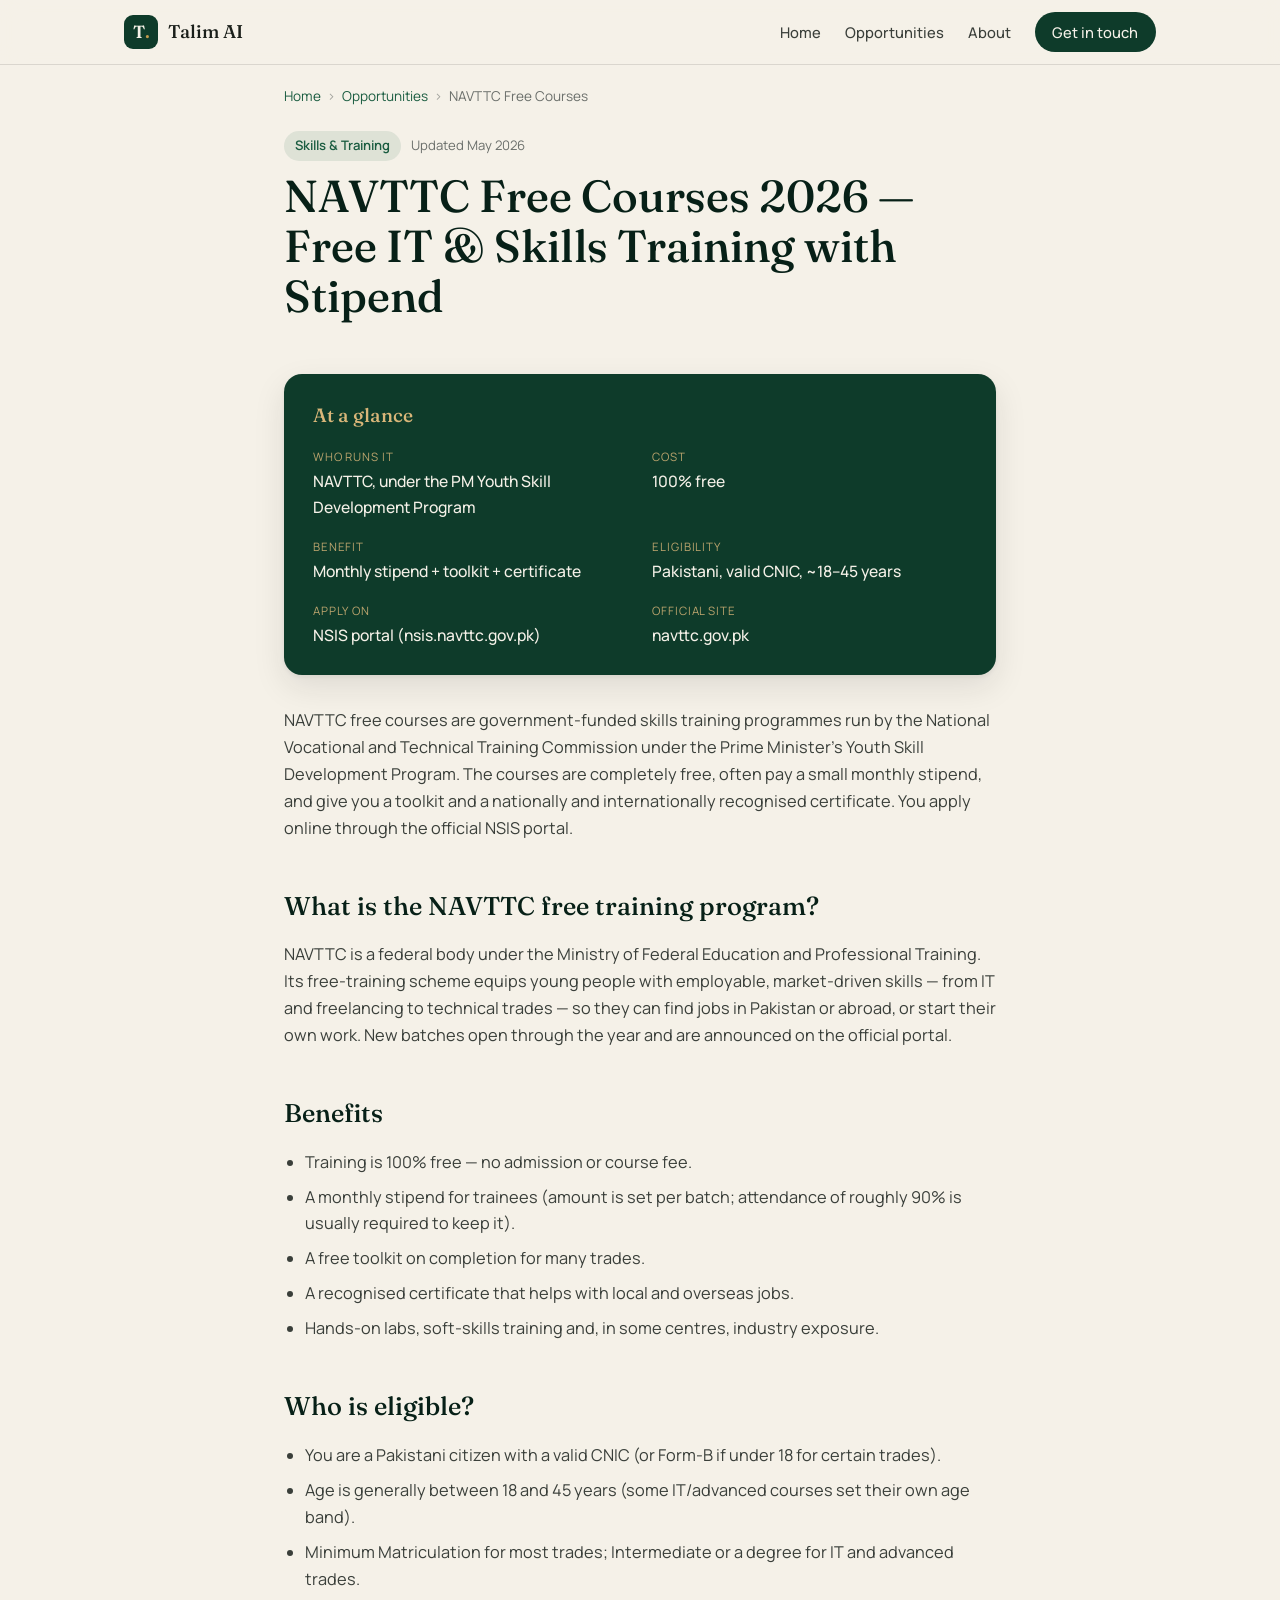
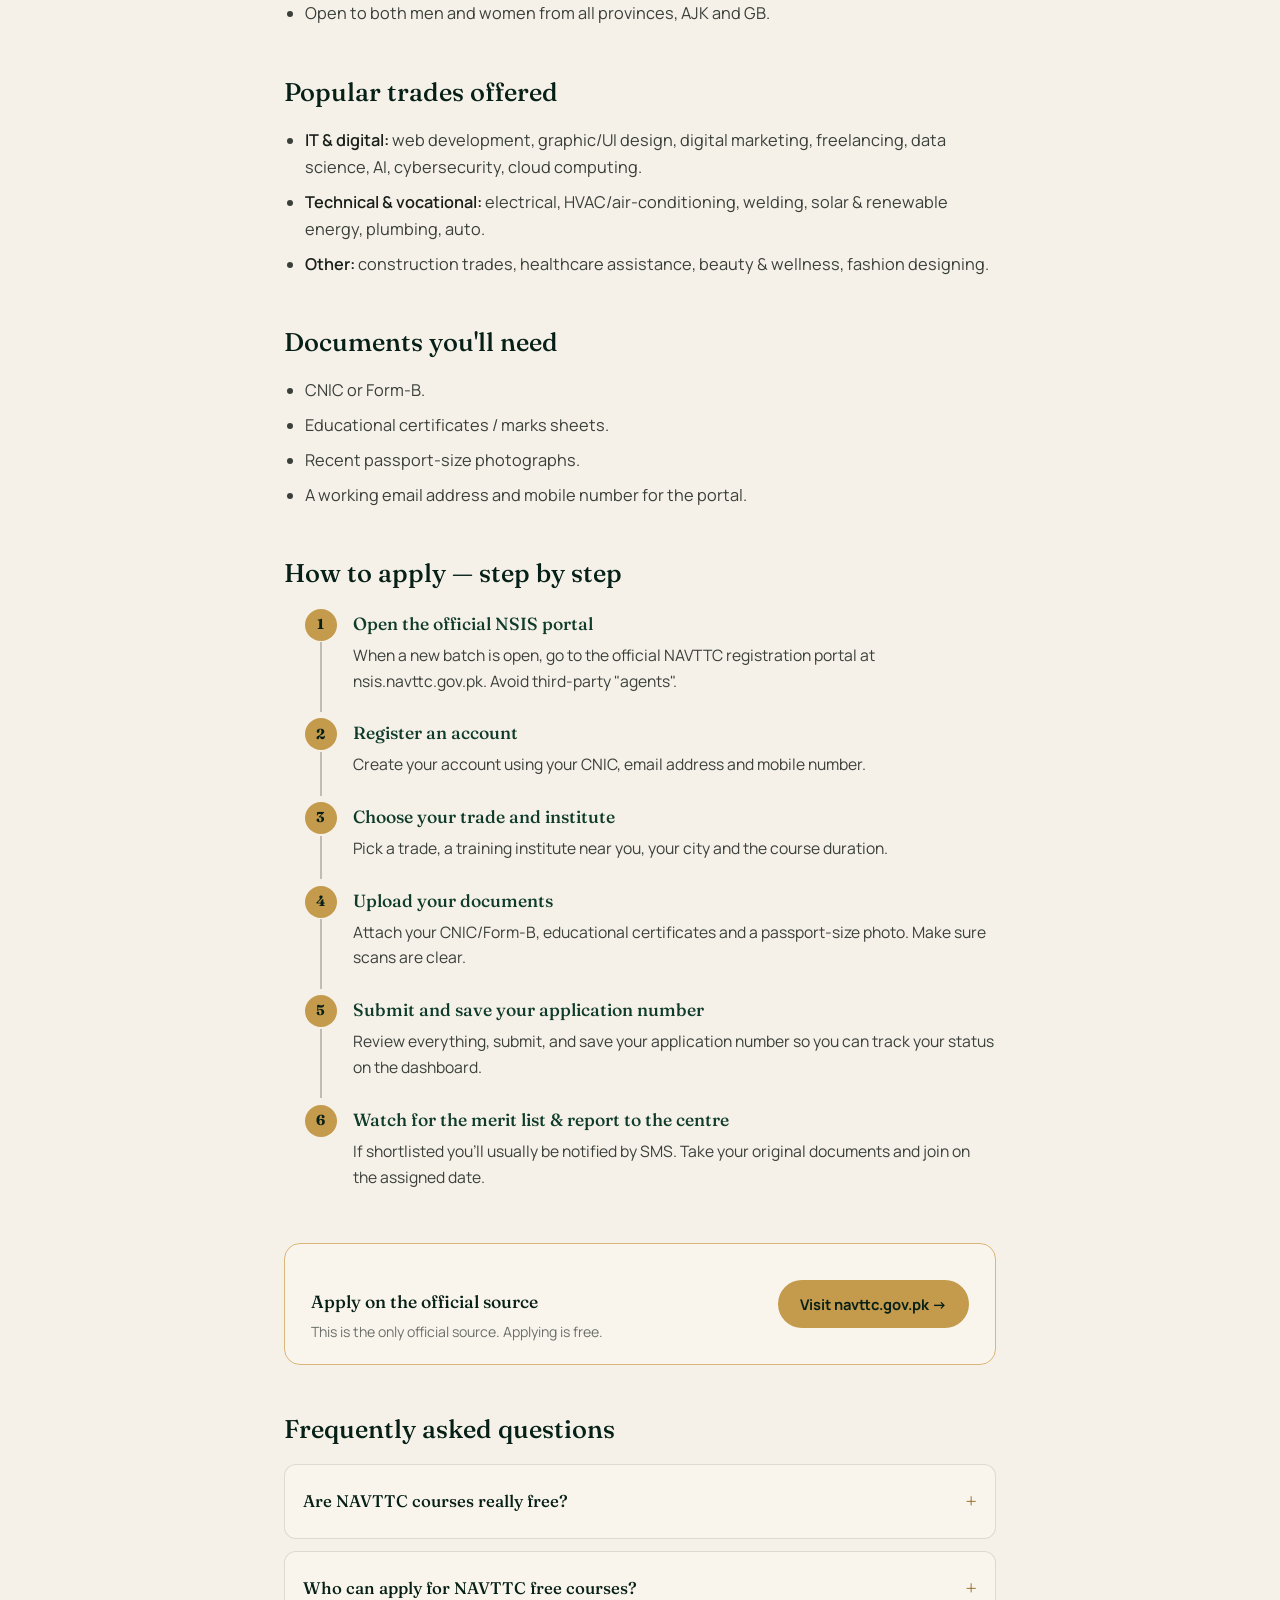
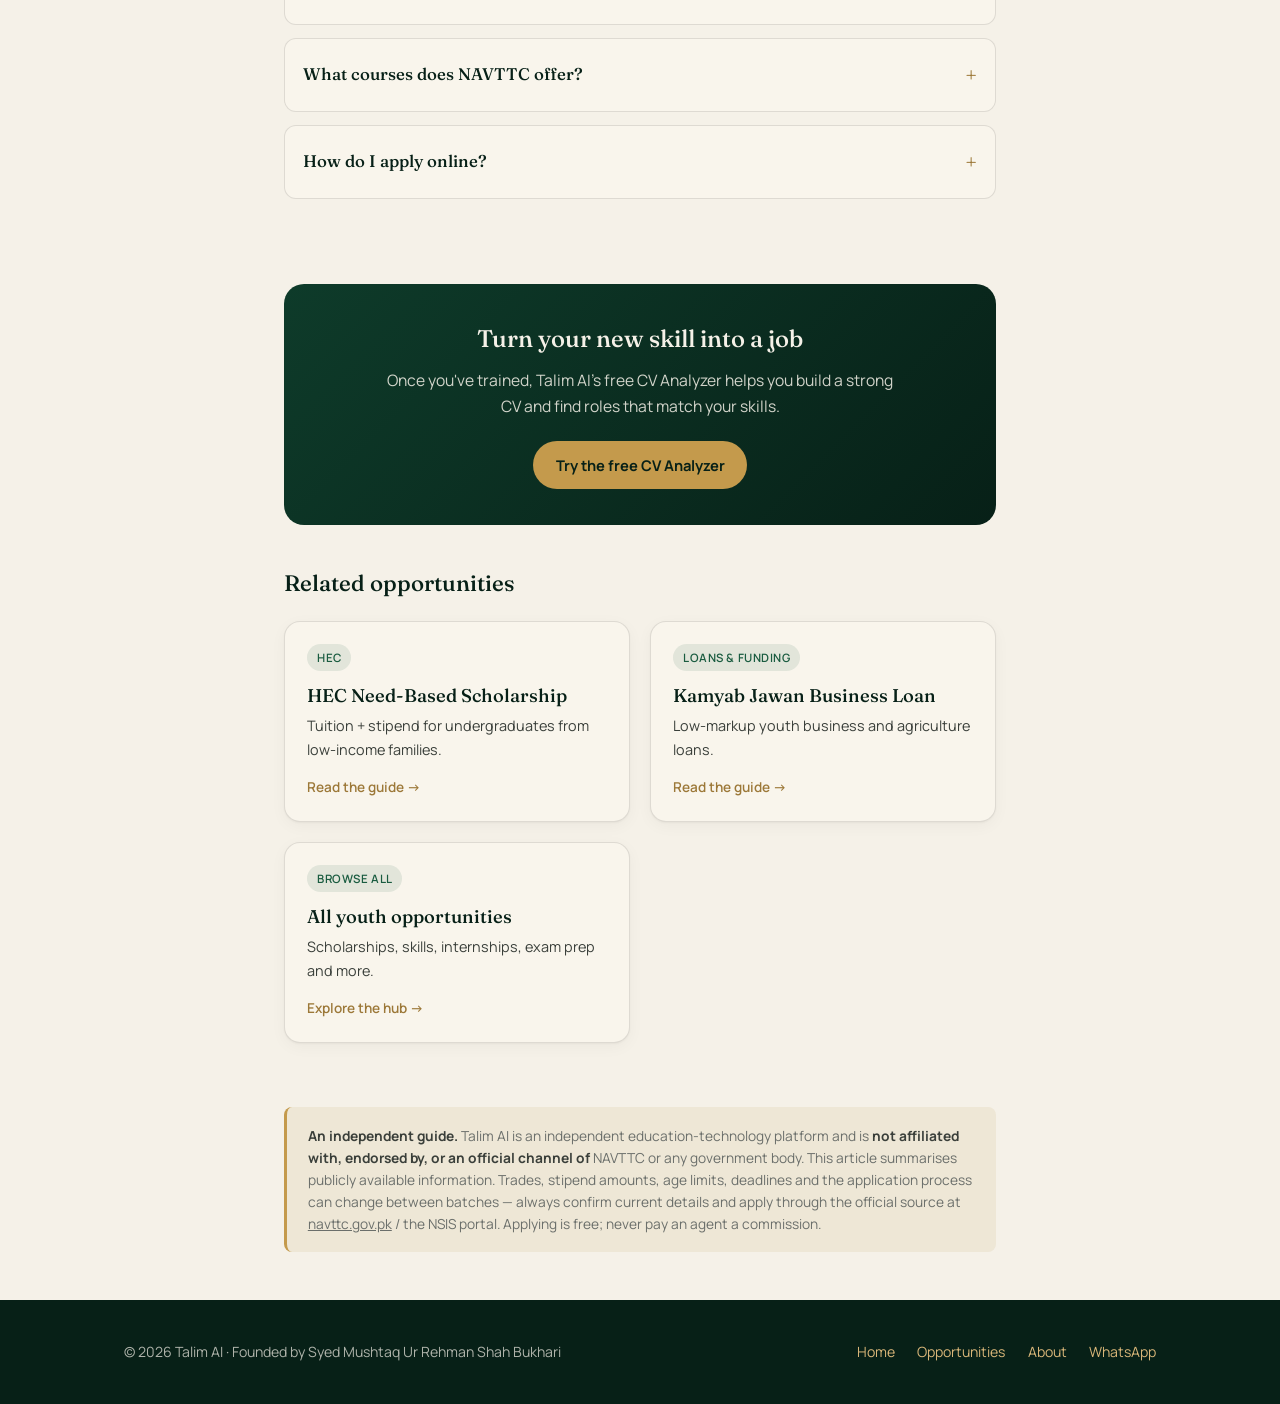
<file: opportunities/navttc-free-courses/index.html>
<!DOCTYPE html>
<html lang="en">
<head>
<meta charset="UTF-8">
<meta name="viewport" content="width=device-width, initial-scale=1.0">
<title>NAVTTC Free Courses 2026 — Free IT &amp; Skills Training with Stipend | Talim AI</title>
<meta name="description" content="A complete guide to NAVTTC free courses under the Prime Minister's Youth Skill Development Program: eligibility, the trades offered, the monthly stipend and toolkit, and how to apply online on the NSIS portal.">
<meta name="keywords" content="NAVTTC free courses 2026, NAVTTC registration online, PM youth skill development program, Hunarmand Pakistan, free IT courses Pakistan, NAVTTC stipend, NSIS portal, free technical training Pakistan">
<meta name="author" content="Talim AI">
<meta name="robots" content="index, follow, max-image-preview:large">
<link rel="canonical" href="https://talimai.tech/opportunities/navttc-free-courses/">
<meta property="og:type" content="article">
<meta property="og:site_name" content="Talim AI">
<meta property="og:title" content="NAVTTC Free Courses 2026 — Free IT &amp; Skills Training with Stipend">
<meta property="og:description" content="Government-funded free skills courses with a monthly stipend, toolkit and recognised certificate. Who qualifies and how to apply on the NSIS portal.">
<meta property="og:url" content="https://talimai.tech/opportunities/navttc-free-courses/">
<meta property="og:image" content="https://talimai.tech/og-image.png">
<meta name="twitter:card" content="summary_large_image">
<meta name="twitter:title" content="NAVTTC Free Courses 2026 — Free IT &amp; Skills Training | Talim AI">
<meta name="twitter:description" content="A complete, independent guide to NAVTTC free courses under the PM Youth Skill Development Program.">
<meta name="twitter:image" content="https://talimai.tech/og-image.png">
<link rel="icon" type="image/png" sizes="32x32" href="/favicon-32x32.png">
<link rel="icon" type="image/png" sizes="16x16" href="/favicon-16x16.png">
<link rel="apple-touch-icon" sizes="180x180" href="/apple-touch-icon.png">
<meta name="theme-color" content="#0E3B2A">
<link rel="preconnect" href="https://fonts.googleapis.com">
<link rel="preconnect" href="https://fonts.gstatic.com" crossorigin>
<link href="https://fonts.googleapis.com/css2?family=Fraunces:opsz,wght@9..144,300;9..144,400;9..144,500;9..144,600;9..144,700&family=Manrope:wght@300;400;500;600;700;800&family=Noto+Nastaliq+Urdu:wght@400;500;700&display=swap" rel="stylesheet">
<link rel="stylesheet" href="/opportunities/hub.css">
<script type="application/ld+json">
{
  "@context": "https://schema.org",
  "@graph": [
    {
      "@type": "Article",
      "headline": "NAVTTC Free Courses 2026 — Free IT & Skills Training with Stipend",
      "description": "A complete guide to NAVTTC free courses under the Prime Minister's Youth Skill Development Program: eligibility, trades, stipend, and how to apply.",
      "author": { "@type": "Organization", "name": "Talim AI", "url": "https://talimai.tech/" },
      "publisher": { "@type": "Organization", "name": "Talim AI", "logo": { "@type": "ImageObject", "url": "https://talimai.tech/og-image.png" } },
      "datePublished": "2026-05-29", "dateModified": "2026-05-29",
      "inLanguage": "en-PK", "mainEntityOfPage": "https://talimai.tech/opportunities/navttc-free-courses/", "image": "https://talimai.tech/og-image.png"
    },
    {
      "@type": "HowTo",
      "name": "How to apply for NAVTTC free courses",
      "step": [
        { "@type": "HowToStep", "name": "Open the official NSIS portal", "text": "Go to the official NAVTTC registration portal at nsis.navttc.gov.pk when a new batch is open." },
        { "@type": "HowToStep", "name": "Register an account", "text": "Create an account using your CNIC, email address and mobile number." },
        { "@type": "HowToStep", "name": "Choose your trade and institute", "text": "Select a trade, a training institute near you, your city and the course duration." },
        { "@type": "HowToStep", "name": "Upload your documents", "text": "Attach your CNIC or Form-B, educational certificates and a passport-size photograph." },
        { "@type": "HowToStep", "name": "Submit and save your application number", "text": "Review every detail, submit the form and save your application number to track your status." },
        { "@type": "HowToStep", "name": "Watch for the merit list and report to the centre", "text": "If shortlisted, you will be notified (often by SMS). Take your original documents and join classes on the assigned date." }
      ]
    },
    {
      "@type": "FAQPage",
      "mainEntity": [
        { "@type": "Question", "name": "Are NAVTTC courses really free?", "acceptedAnswer": { "@type": "Answer", "text": "Yes. NAVTTC courses under the Prime Minister's Youth Skill Development Program are 100% free and funded by the Government of Pakistan. Many trades also pay a monthly stipend and give a toolkit and a recognised certificate on completion. You should never pay an agent to apply." } },
        { "@type": "Question", "name": "Who can apply for NAVTTC free courses?", "acceptedAnswer": { "@type": "Answer", "text": "Any Pakistani citizen with a valid CNIC or Form-B can apply. Most trades require a minimum of Matriculation and an age of roughly 18 to 45 years, while IT and advanced trades may require Intermediate or a degree. Both men and women from all provinces are eligible." } },
        { "@type": "Question", "name": "What courses does NAVTTC offer?", "acceptedAnswer": { "@type": "Answer", "text": "NAVTTC offers IT and digital skills such as web development, digital marketing, freelancing, data science, AI and cybersecurity, plus technical and vocational trades like electrical, HVAC, welding, solar/renewable energy, construction, healthcare and fashion design." } },
        { "@type": "Question", "name": "How do I apply for NAVTTC free courses online?", "acceptedAnswer": { "@type": "Answer", "text": "Register on the official NSIS portal at nsis.navttc.gov.pk using your CNIC, email and mobile number. Choose your trade and institute, upload your CNIC and educational certificates, submit, and save your application number. Selected candidates are notified, usually by SMS." } }
      ]
    },
    {
      "@type": "BreadcrumbList",
      "itemListElement": [
        { "@type": "ListItem", "position": 1, "name": "Home", "item": "https://talimai.tech/" },
        { "@type": "ListItem", "position": 2, "name": "Opportunities", "item": "https://talimai.tech/opportunities/" },
        { "@type": "ListItem", "position": 3, "name": "NAVTTC Free Courses", "item": "https://talimai.tech/opportunities/navttc-free-courses/" }
      ]
    }
  ]
}
</script>
</head>
<body>
<header class="site-header">
  <div class="wrap">
    <a class="brand" href="/"><span class="brand-mark">T<span class="dot">.</span></span><span class="brand-name">Talim&nbsp;AI</span></a>
    <nav class="header-nav">
      <a href="/">Home</a>
      <a href="/opportunities/">Opportunities</a>
      <a href="/about/">About</a>
      <a class="header-cta" href="/#contact">Get in touch</a>
    </nav>
  </div>
</header>
<main>
<div class="wrap-narrow">
  <nav class="breadcrumb" aria-label="Breadcrumb">
    <a href="/">Home</a><span>›</span><a href="/opportunities/">Opportunities</a><span>›</span>NAVTTC Free Courses
  </nav>
  <article>
    <header class="article-head">
      <div class="article-meta">
        <span class="pill">Skills &amp; Training</span>
        <span>Updated May 2026</span>
      </div>
      <h1>NAVTTC Free Courses 2026 — Free IT &amp; Skills Training with Stipend</h1>
    </header>

    <div class="glance">
      <h2>At a glance</h2>
      <div class="glance-grid">
        <div class="glance-item"><div class="k">Who runs it</div><div class="v">NAVTTC, under the PM Youth Skill Development Program</div></div>
        <div class="glance-item"><div class="k">Cost</div><div class="v">100% free</div></div>
        <div class="glance-item"><div class="k">Benefit</div><div class="v">Monthly stipend + toolkit + certificate</div></div>
        <div class="glance-item"><div class="k">Eligibility</div><div class="v">Pakistani, valid CNIC, ~18–45 years</div></div>
        <div class="glance-item"><div class="k">Apply on</div><div class="v">NSIS portal (nsis.navttc.gov.pk)</div></div>
        <div class="glance-item"><div class="k">Official site</div><div class="v">navttc.gov.pk</div></div>
      </div>
    </div>

    <div class="article-body">
      <p>NAVTTC free courses are government-funded skills training programmes run by the National Vocational and Technical Training Commission under the Prime Minister's Youth Skill Development Program. The courses are completely free, often pay a small monthly stipend, and give you a toolkit and a nationally and internationally recognised certificate. You apply online through the official NSIS portal.</p>

      <h2>What is the NAVTTC free training program?</h2>
      <p>NAVTTC is a federal body under the Ministry of Federal Education and Professional Training. Its free-training scheme equips young people with employable, market-driven skills — from IT and freelancing to technical trades — so they can find jobs in Pakistan or abroad, or start their own work. New batches open through the year and are announced on the official portal.</p>

      <h2>Benefits</h2>
      <ul>
        <li>Training is 100% free — no admission or course fee.</li>
        <li>A monthly stipend for trainees (amount is set per batch; attendance of roughly 90% is usually required to keep it).</li>
        <li>A free toolkit on completion for many trades.</li>
        <li>A recognised certificate that helps with local and overseas jobs.</li>
        <li>Hands-on labs, soft-skills training and, in some centres, industry exposure.</li>
      </ul>

      <h2>Who is eligible?</h2>
      <ul>
        <li>You are a Pakistani citizen with a valid CNIC (or Form-B if under 18 for certain trades).</li>
        <li>Age is generally between 18 and 45 years (some IT/advanced courses set their own age band).</li>
        <li>Minimum Matriculation for most trades; Intermediate or a degree for IT and advanced trades.</li>
        <li>Open to both men and women from all provinces, AJK and GB.</li>
      </ul>

      <h2>Popular trades offered</h2>
      <ul>
        <li><strong>IT &amp; digital:</strong> web development, graphic/UI design, digital marketing, freelancing, data science, AI, cybersecurity, cloud computing.</li>
        <li><strong>Technical &amp; vocational:</strong> electrical, HVAC/air-conditioning, welding, solar &amp; renewable energy, plumbing, auto.</li>
        <li><strong>Other:</strong> construction trades, healthcare assistance, beauty &amp; wellness, fashion designing.</li>
      </ul>

      <h2>Documents you'll need</h2>
      <ul>
        <li>CNIC or Form-B.</li>
        <li>Educational certificates / marks sheets.</li>
        <li>Recent passport-size photographs.</li>
        <li>A working email address and mobile number for the portal.</li>
      </ul>

      <h2>How to apply — step by step</h2>
      <ol class="steps">
        <li><h3>Open the official NSIS portal</h3><p>When a new batch is open, go to the official NAVTTC registration portal at nsis.navttc.gov.pk. Avoid third-party "agents".</p></li>
        <li><h3>Register an account</h3><p>Create your account using your CNIC, email address and mobile number.</p></li>
        <li><h3>Choose your trade and institute</h3><p>Pick a trade, a training institute near you, your city and the course duration.</p></li>
        <li><h3>Upload your documents</h3><p>Attach your CNIC/Form-B, educational certificates and a passport-size photo. Make sure scans are clear.</p></li>
        <li><h3>Submit and save your application number</h3><p>Review everything, submit, and save your application number so you can track your status on the dashboard.</p></li>
        <li><h3>Watch for the merit list &amp; report to the centre</h3><p>If shortlisted you'll usually be notified by SMS. Take your original documents and join on the assigned date.</p></li>
      </ol>

      <div class="official">
        <div class="txt"><h3>Apply on the official source</h3><p>This is the only official source. Applying is free.</p></div>
        <a class="btn-gold" href="https://navttc.gov.pk/" target="_blank" rel="noopener nofollow">Visit navttc.gov.pk →</a>
      </div>

      <h2>Frequently asked questions</h2>
      <div class="faq">
        <details><summary>Are NAVTTC courses really free?</summary><p>Yes. NAVTTC courses under the Prime Minister's Youth Skill Development Program are 100% free and funded by the Government of Pakistan. Many trades also pay a monthly stipend and give a toolkit and a recognised certificate on completion. You should never pay an agent to apply.</p></details>
        <details><summary>Who can apply for NAVTTC free courses?</summary><p>Any Pakistani citizen with a valid CNIC or Form-B can apply. Most trades require a minimum of Matriculation and an age of roughly 18 to 45 years, while IT and advanced trades may require Intermediate or a degree. Both men and women from all provinces are eligible.</p></details>
        <details><summary>What courses does NAVTTC offer?</summary><p>NAVTTC offers IT and digital skills such as web development, digital marketing, freelancing, data science, AI and cybersecurity, plus technical and vocational trades like electrical, HVAC, welding, solar/renewable energy, construction, healthcare and fashion design.</p></details>
        <details><summary>How do I apply online?</summary><p>Register on the official NSIS portal at nsis.navttc.gov.pk using your CNIC, email and mobile number. Choose your trade and institute, upload your CNIC and educational certificates, submit, and save your application number. Selected candidates are notified, usually by SMS.</p></details>
      </div>
    </div>
  </article>

  <div class="talim-cta">
    <h3>Turn your new skill into a job</h3>
    <p>Once you've trained, Talim AI's free CV Analyzer helps you build a strong CV and find roles that match your skills.</p>
    <a class="btn-gold" href="/#cv-analyzer">Try the free CV Analyzer</a>
  </div>

  <section class="related">
    <h2>Related opportunities</h2>
    <div class="guide-list">
      <a class="guide-card" href="/opportunities/hec-need-based-scholarship/"><span class="guide-tag">HEC</span><h3>HEC Need-Based Scholarship</h3><p>Tuition + stipend for undergraduates from low-income families.</p><span class="read">Read the guide →</span></a>
      <a class="guide-card" href="/opportunities/kamyab-jawan-business-loan/"><span class="guide-tag">Loans &amp; Funding</span><h3>Kamyab Jawan Business Loan</h3><p>Low-markup youth business and agriculture loans.</p><span class="read">Read the guide →</span></a>
      <a class="guide-card" href="/opportunities/"><span class="guide-tag">Browse all</span><h3>All youth opportunities</h3><p>Scholarships, skills, internships, exam prep and more.</p><span class="read">Explore the hub →</span></a>
    </div>
  </section>

  <div class="disclaimer">
    <strong>An independent guide.</strong> Talim AI is an independent education-technology platform and is <strong>not affiliated with, endorsed by, or an official channel of</strong> NAVTTC or any government body. This article summarises publicly available information. Trades, stipend amounts, age limits, deadlines and the application process can change between batches — always confirm current details and apply through the official source at <a href="https://navttc.gov.pk/" target="_blank" rel="noopener nofollow">navttc.gov.pk</a> / the NSIS portal. Applying is free; never pay an agent a commission.
  </div>
</div>
</main>
<footer class="site-footer">
  <div class="wrap">
    <span>© 2026 Talim AI · Founded by Syed Mushtaq Ur Rehman Shah Bukhari</span>
    <div class="footer-links">
      <a href="/">Home</a>
      <a href="/opportunities/">Opportunities</a>
      <a href="/about/">About</a>
      <a href="https://wa.me/923096032223">WhatsApp</a>
    </div>
  </div>
</footer>
</body>
</html>
</file>
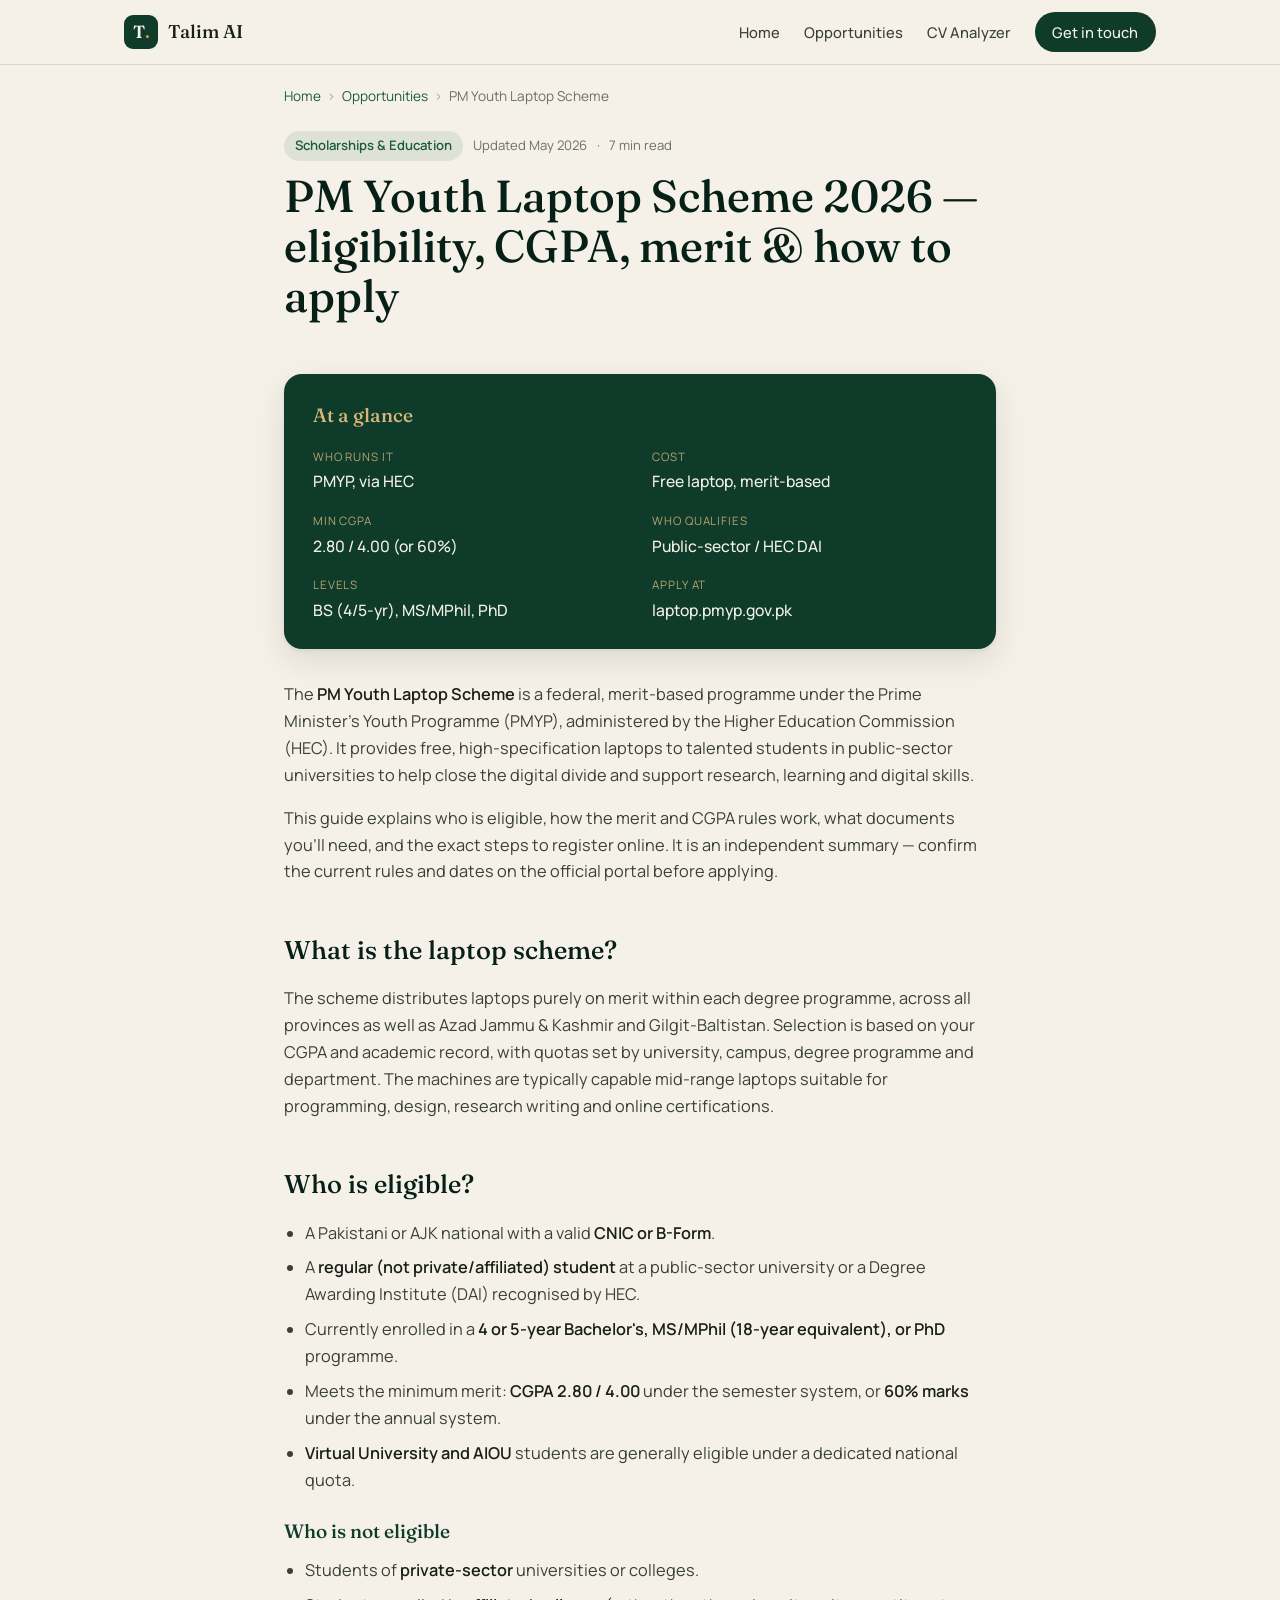
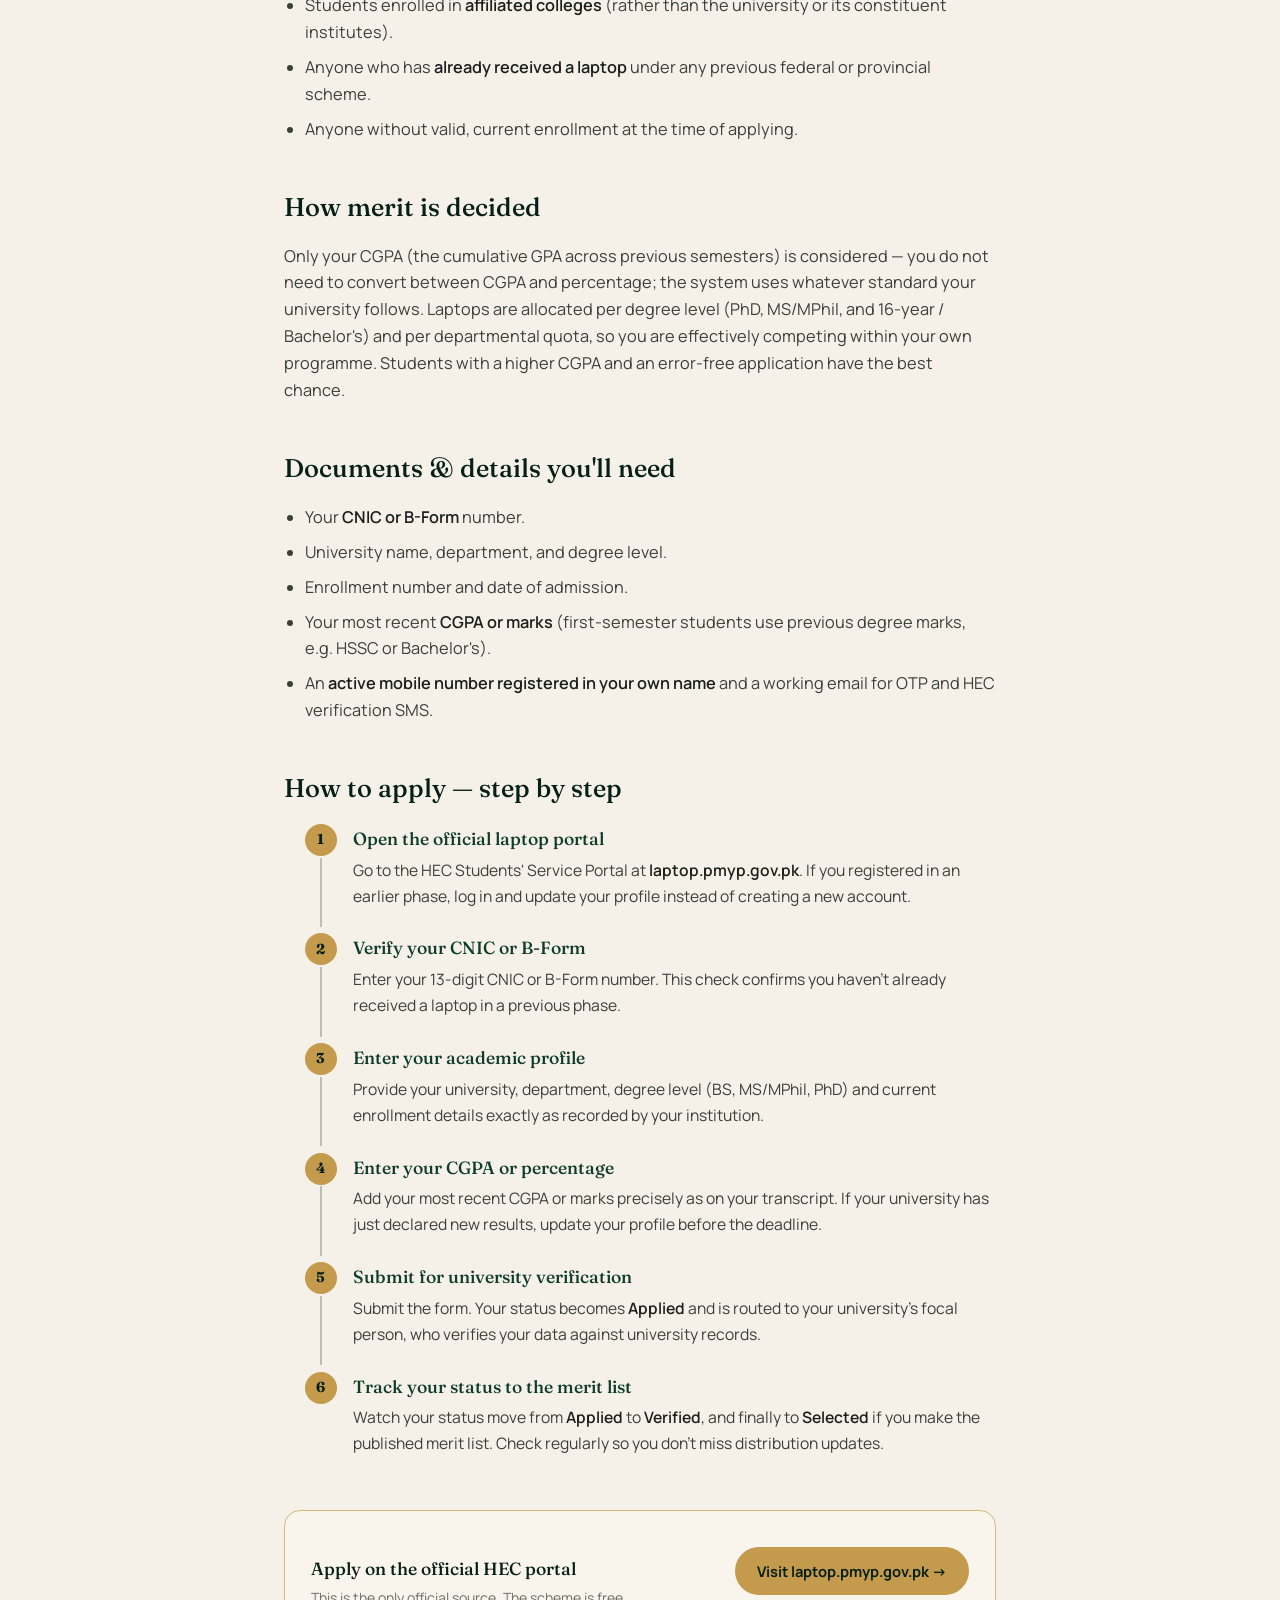
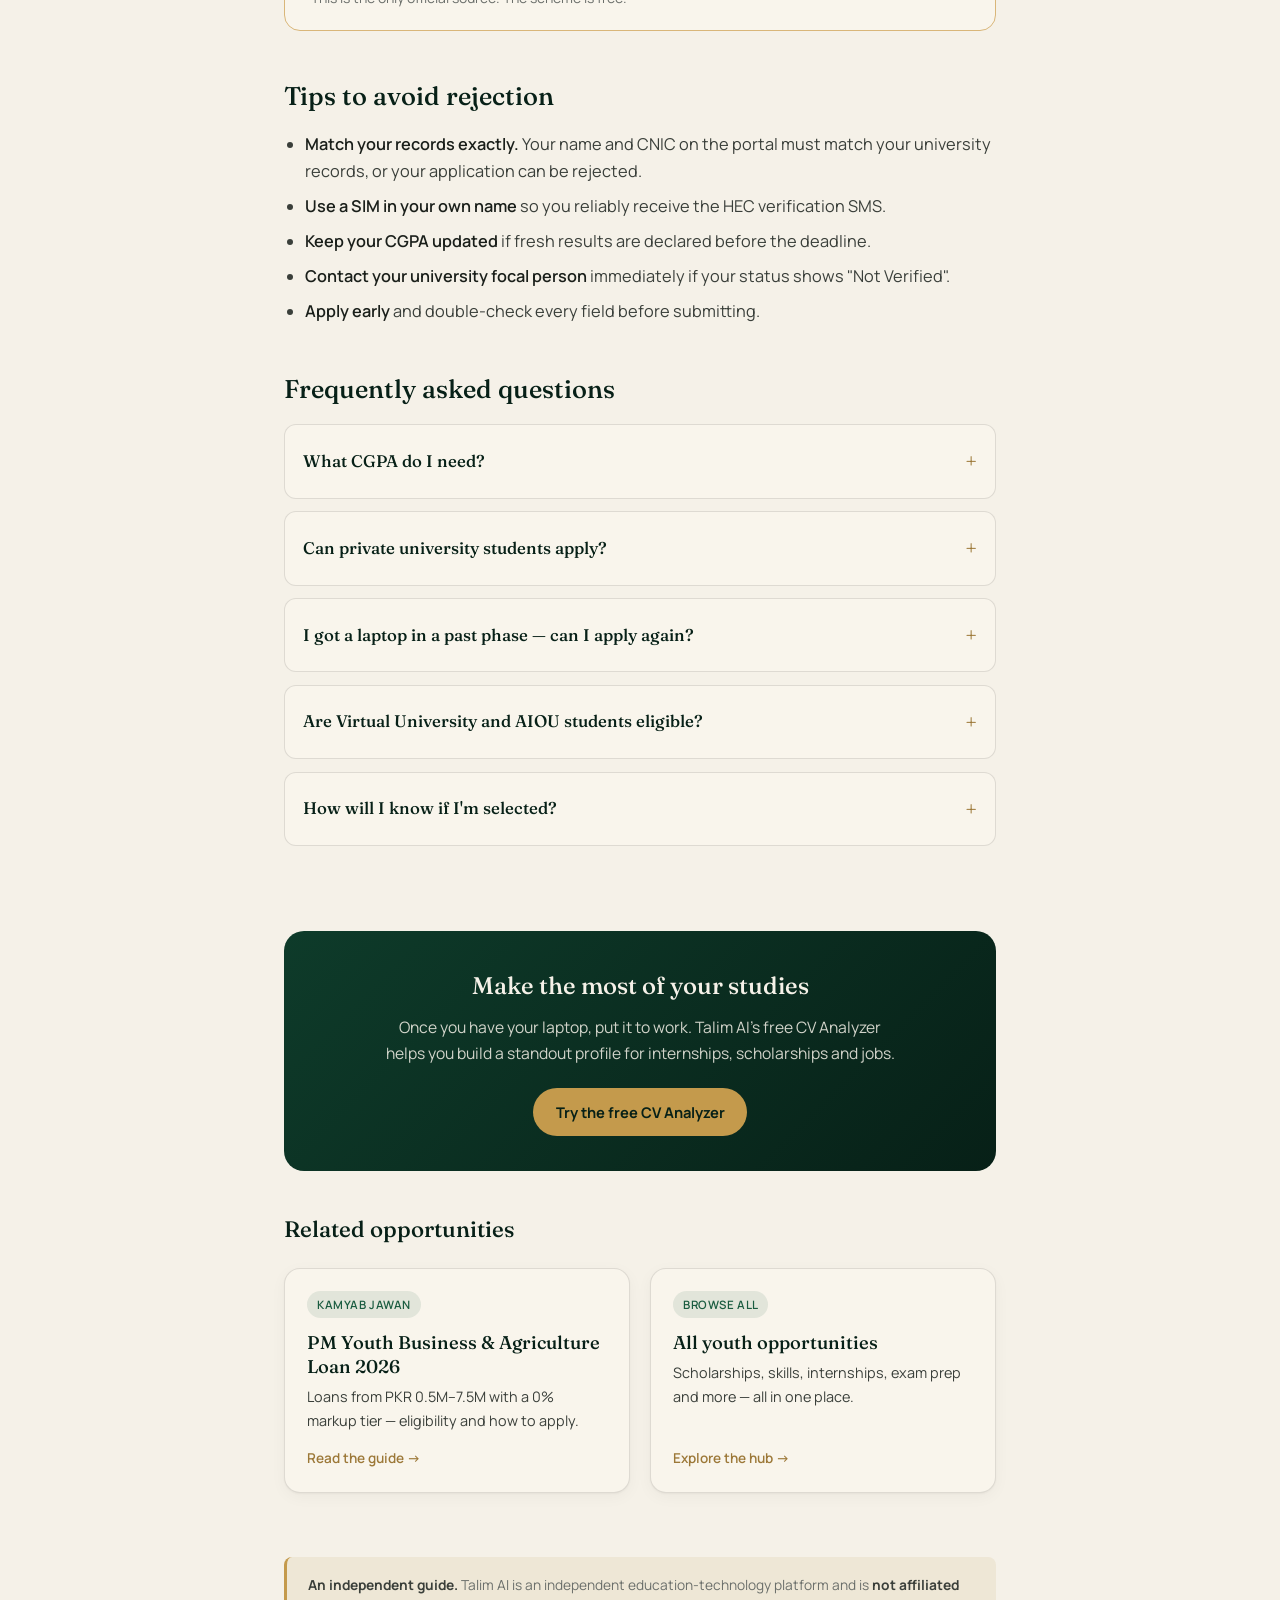
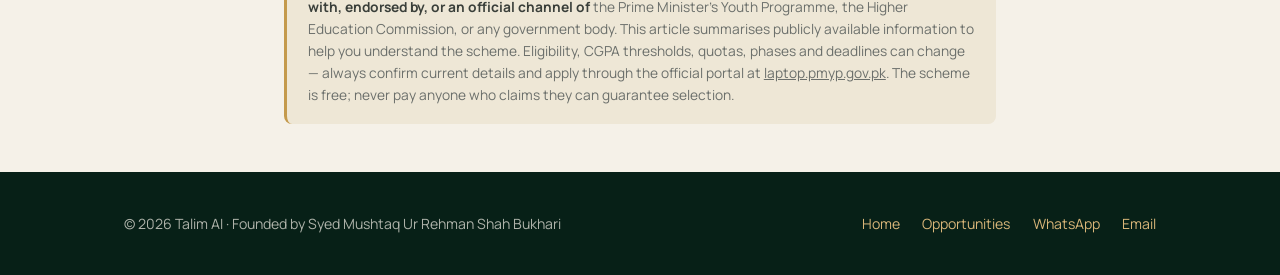
<file: opportunities/pmyp-laptop-scheme/index.html>
<!DOCTYPE html>
<html lang="en">
<head>
<meta charset="UTF-8">
<meta name="viewport" content="width=device-width, initial-scale=1.0">
<title>PM Youth Laptop Scheme 2026 — Eligibility, CGPA, Merit & How to Apply | Talim AI</title>
<meta name="description" content="Complete 2026 guide to the PM Youth Laptop Scheme (HEC): who is eligible, the 2.80 CGPA / 60% merit rule, public-sector university requirement, required documents, and a step-by-step online application guide on laptop.pmyp.gov.pk.">
<meta name="keywords" content="PM laptop scheme 2026, PM youth laptop scheme, HEC laptop scheme eligibility, CGPA requirement laptop, how to apply laptop scheme, laptop.pmyp.gov.pk, free laptop students Pakistan, merit list">
<meta name="author" content="Talim AI">
<meta name="robots" content="index, follow, max-image-preview:large">
<link rel="canonical" href="https://talimai.tech/opportunities/pmyp-laptop-scheme/">

<meta property="og:type" content="article">
<meta property="og:site_name" content="Talim AI">
<meta property="og:locale" content="en_PK">
<meta property="og:title" content="PM Youth Laptop Scheme 2026 — Eligibility, Merit & How to Apply">
<meta property="og:description" content="Who qualifies, the 2.80 CGPA / 60% rule, required documents, and a step-by-step online application guide.">
<meta property="og:url" content="https://talimai.tech/opportunities/pmyp-laptop-scheme/">
<meta property="og:image" content="https://talimai.tech/og-image.png">
<meta property="og:image:width" content="1200">
<meta property="og:image:height" content="630">

<meta name="twitter:card" content="summary_large_image">
<meta name="twitter:title" content="PM Youth Laptop Scheme 2026 — Full Guide | Talim AI">
<meta name="twitter:description" content="Eligibility, CGPA rule, documents and how to apply online.">
<meta name="twitter:image" content="https://talimai.tech/og-image.png">

<link rel="icon" type="image/png" sizes="32x32" href="/favicon-32x32.png">
<link rel="icon" type="image/png" sizes="16x16" href="/favicon-16x16.png">
<link rel="apple-touch-icon" sizes="180x180" href="/apple-touch-icon.png">
<meta name="theme-color" content="#0E3B2A">

<link rel="preconnect" href="https://fonts.googleapis.com">
<link rel="preconnect" href="https://fonts.gstatic.com" crossorigin>
<link href="https://fonts.googleapis.com/css2?family=Fraunces:opsz,wght@9..144,300;9..144,400;9..144,500;9..144,600;9..144,700&family=Manrope:wght@300;400;500;600;700;800&family=Noto+Nastaliq+Urdu:wght@400;500;700&display=swap" rel="stylesheet">
<link rel="stylesheet" href="/opportunities/hub.css">

<script type="application/ld+json">
{
  "@context": "https://schema.org",
  "@graph": [
    {
      "@type": "Article",
      "headline": "PM Youth Laptop Scheme 2026 — Eligibility, CGPA, Merit & How to Apply",
      "description": "An independent 2026 guide to the PM Youth Laptop Scheme administered by HEC: eligibility, CGPA and merit rules, required documents, and the online application process.",
      "author": { "@type": "Organization", "name": "Talim AI", "url": "https://talimai.tech/" },
      "publisher": {
        "@type": "Organization",
        "name": "Talim AI",
        "logo": { "@type": "ImageObject", "url": "https://talimai.tech/og-image.png" }
      },
      "datePublished": "2026-05-29",
      "dateModified": "2026-05-29",
      "inLanguage": "en-PK",
      "mainEntityOfPage": "https://talimai.tech/opportunities/pmyp-laptop-scheme/",
      "image": "https://talimai.tech/og-image.png"
    },
    {
      "@type": "HowTo",
      "name": "How to apply for the PM Youth Laptop Scheme 2026",
      "description": "Step-by-step process to register and apply online for the HEC-administered PM Youth Laptop Scheme.",
      "totalTime": "PT20M",
      "step": [
        { "@type": "HowToStep", "name": "Open the official laptop portal", "text": "Go to the HEC Students' Service Portal at laptop.pmyp.gov.pk." },
        { "@type": "HowToStep", "name": "Verify your CNIC or B-Form", "text": "Enter your 13-digit CNIC or B-Form number so the system can confirm you have not received a laptop in a previous phase." },
        { "@type": "HowToStep", "name": "Enter your academic profile", "text": "Provide your university, department, degree level and current enrollment details." },
        { "@type": "HowToStep", "name": "Enter your CGPA or percentage", "text": "Add your most recent CGPA or marks exactly as on your transcript. First-semester students use their previous degree's marks." },
        { "@type": "HowToStep", "name": "Submit and let your university verify", "text": "Submit the form; your status becomes Applied and is sent to your university focal person for verification." },
        { "@type": "HowToStep", "name": "Track your status to the merit list", "text": "Track your status online as it moves from Applied to Verified to Selected on the published merit list." }
      ]
    },
    {
      "@type": "FAQPage",
      "mainEntity": [
        { "@type": "Question", "name": "What CGPA do I need for the PM laptop scheme?", "acceptedAnswer": { "@type": "Answer", "text": "A minimum CGPA of 2.80 out of 4.00 under the semester system, or 60% marks under the annual system, is generally required. Always confirm the current threshold on the official portal." } },
        { "@type": "Question", "name": "Can private university students apply?", "acceptedAnswer": { "@type": "Answer", "text": "No. The scheme is for regular students of public-sector universities or degree-awarding institutes recognised by HEC. Private-university students are not eligible." } },
        { "@type": "Question", "name": "Can I apply if I already received a laptop before?", "acceptedAnswer": { "@type": "Answer", "text": "No. Students who received a laptop under any previous federal or provincial scheme are not eligible." } },
        { "@type": "Question", "name": "Are Virtual University and AIOU students eligible?", "acceptedAnswer": { "@type": "Answer", "text": "Yes. VU and AIOU students are generally eligible under a dedicated national quota." } },
        { "@type": "Question", "name": "Where do I apply?", "acceptedAnswer": { "@type": "Answer", "text": "Applications are submitted online through the official HEC Students' Service Portal at laptop.pmyp.gov.pk. The scheme is free." } }
      ]
    },
    {
      "@type": "BreadcrumbList",
      "itemListElement": [
        { "@type": "ListItem", "position": 1, "name": "Home", "item": "https://talimai.tech/" },
        { "@type": "ListItem", "position": 2, "name": "Opportunities", "item": "https://talimai.tech/opportunities/" },
        { "@type": "ListItem", "position": 3, "name": "PM Youth Laptop Scheme", "item": "https://talimai.tech/opportunities/pmyp-laptop-scheme/" }
      ]
    }
  ]
}
</script>
</head>
<body>

<header class="site-header">
  <div class="wrap">
    <a class="brand" href="/">
      <span class="brand-mark">T<span class="dot">.</span></span>
      <span class="brand-name">Talim&nbsp;AI</span>
    </a>
    <nav class="header-nav">
      <a href="/">Home</a>
      <a href="/opportunities/">Opportunities</a>
      <a href="/#cv-analyzer">CV Analyzer</a>
      <a class="header-cta" href="/#contact">Get in touch</a>
    </nav>
  </div>
</header>

<main>
<div class="wrap-narrow">

  <nav class="breadcrumb" aria-label="Breadcrumb">
    <a href="/">Home</a><span>›</span><a href="/opportunities/">Opportunities</a><span>›</span>PM Youth Laptop Scheme
  </nav>

  <article>
    <header class="article-head">
      <div class="article-meta">
        <span class="pill">Scholarships &amp; Education</span>
        <span>Updated May 2026</span>
        <span>·</span>
        <span>7 min read</span>
      </div>
      <h1>PM Youth Laptop Scheme 2026 — eligibility, CGPA, merit &amp; how to apply</h1>
    </header>

    <div class="glance">
      <h2>At a glance</h2>
      <div class="glance-grid">
        <div class="glance-item"><div class="k">Who runs it</div><div class="v">PMYP, via HEC</div></div>
        <div class="glance-item"><div class="k">Cost</div><div class="v">Free laptop, merit-based</div></div>
        <div class="glance-item"><div class="k">Min CGPA</div><div class="v">2.80 / 4.00 (or 60%)</div></div>
        <div class="glance-item"><div class="k">Who qualifies</div><div class="v">Public-sector / HEC DAI</div></div>
        <div class="glance-item"><div class="k">Levels</div><div class="v">BS (4/5-yr), MS/MPhil, PhD</div></div>
        <div class="glance-item"><div class="k">Apply at</div><div class="v">laptop.pmyp.gov.pk</div></div>
      </div>
    </div>

    <div class="article-body">
      <p>The <strong>PM Youth Laptop Scheme</strong> is a federal, merit-based programme under the Prime Minister's Youth Programme (PMYP), administered by the Higher Education Commission (HEC). It provides free, high-specification laptops to talented students in public-sector universities to help close the digital divide and support research, learning and digital skills.</p>
      <p>This guide explains who is eligible, how the merit and CGPA rules work, what documents you'll need, and the exact steps to register online. It is an independent summary — confirm the current rules and dates on the official portal before applying.</p>

      <h2>What is the laptop scheme?</h2>
      <p>The scheme distributes laptops purely on merit within each degree programme, across all provinces as well as Azad Jammu &amp; Kashmir and Gilgit-Baltistan. Selection is based on your CGPA and academic record, with quotas set by university, campus, degree programme and department. The machines are typically capable mid-range laptops suitable for programming, design, research writing and online certifications.</p>

      <h2>Who is eligible?</h2>
      <ul>
        <li>A Pakistani or AJK national with a valid <strong>CNIC or B-Form</strong>.</li>
        <li>A <strong>regular (not private/affiliated) student</strong> at a public-sector university or a Degree Awarding Institute (DAI) recognised by HEC.</li>
        <li>Currently enrolled in a <strong>4 or 5-year Bachelor's, MS/MPhil (18-year equivalent), or PhD</strong> programme.</li>
        <li>Meets the minimum merit: <strong>CGPA 2.80 / 4.00</strong> under the semester system, or <strong>60% marks</strong> under the annual system.</li>
        <li><strong>Virtual University and AIOU</strong> students are generally eligible under a dedicated national quota.</li>
      </ul>

      <h3>Who is not eligible</h3>
      <ul>
        <li>Students of <strong>private-sector</strong> universities or colleges.</li>
        <li>Students enrolled in <strong>affiliated colleges</strong> (rather than the university or its constituent institutes).</li>
        <li>Anyone who has <strong>already received a laptop</strong> under any previous federal or provincial scheme.</li>
        <li>Anyone without valid, current enrollment at the time of applying.</li>
      </ul>

      <h2>How merit is decided</h2>
      <p>Only your CGPA (the cumulative GPA across previous semesters) is considered — you do not need to convert between CGPA and percentage; the system uses whatever standard your university follows. Laptops are allocated per degree level (PhD, MS/MPhil, and 16-year / Bachelor's) and per departmental quota, so you are effectively competing within your own programme. Students with a higher CGPA and an error-free application have the best chance.</p>

      <h2>Documents &amp; details you'll need</h2>
      <ul>
        <li>Your <strong>CNIC or B-Form</strong> number.</li>
        <li>University name, department, and degree level.</li>
        <li>Enrollment number and date of admission.</li>
        <li>Your most recent <strong>CGPA or marks</strong> (first-semester students use previous degree marks, e.g. HSSC or Bachelor's).</li>
        <li>An <strong>active mobile number registered in your own name</strong> and a working email for OTP and HEC verification SMS.</li>
      </ul>

      <h2>How to apply — step by step</h2>
      <ol class="steps">
        <li>
          <h3>Open the official laptop portal</h3>
          <p>Go to the HEC Students' Service Portal at <strong>laptop.pmyp.gov.pk</strong>. If you registered in an earlier phase, log in and update your profile instead of creating a new account.</p>
        </li>
        <li>
          <h3>Verify your CNIC or B-Form</h3>
          <p>Enter your 13-digit CNIC or B-Form number. This check confirms you haven't already received a laptop in a previous phase.</p>
        </li>
        <li>
          <h3>Enter your academic profile</h3>
          <p>Provide your university, department, degree level (BS, MS/MPhil, PhD) and current enrollment details exactly as recorded by your institution.</p>
        </li>
        <li>
          <h3>Enter your CGPA or percentage</h3>
          <p>Add your most recent CGPA or marks precisely as on your transcript. If your university has just declared new results, update your profile before the deadline.</p>
        </li>
        <li>
          <h3>Submit for university verification</h3>
          <p>Submit the form. Your status becomes <strong>Applied</strong> and is routed to your university's focal person, who verifies your data against university records.</p>
        </li>
        <li>
          <h3>Track your status to the merit list</h3>
          <p>Watch your status move from <strong>Applied</strong> to <strong>Verified</strong>, and finally to <strong>Selected</strong> if you make the published merit list. Check regularly so you don't miss distribution updates.</p>
        </li>
      </ol>

      <div class="official">
        <div class="txt">
          <h3>Apply on the official HEC portal</h3>
          <p>This is the only official source. The scheme is free.</p>
        </div>
        <a class="btn-gold" href="https://laptop.pmyp.gov.pk/" target="_blank" rel="noopener nofollow">Visit laptop.pmyp.gov.pk →</a>
      </div>

      <h2>Tips to avoid rejection</h2>
      <ul>
        <li><strong>Match your records exactly.</strong> Your name and CNIC on the portal must match your university records, or your application can be rejected.</li>
        <li><strong>Use a SIM in your own name</strong> so you reliably receive the HEC verification SMS.</li>
        <li><strong>Keep your CGPA updated</strong> if fresh results are declared before the deadline.</li>
        <li><strong>Contact your university focal person</strong> immediately if your status shows "Not Verified".</li>
        <li><strong>Apply early</strong> and double-check every field before submitting.</li>
      </ul>

      <h2>Frequently asked questions</h2>
      <div class="faq">
        <details>
          <summary>What CGPA do I need?</summary>
          <p>A minimum CGPA of 2.80 out of 4.00 (semester system) or 60% marks (annual system) is generally required. Always confirm the current threshold on the official portal.</p>
        </details>
        <details>
          <summary>Can private university students apply?</summary>
          <p>No. The scheme is for regular students of public-sector universities or HEC-recognised degree-awarding institutes. Private-university students are not eligible.</p>
        </details>
        <details>
          <summary>I got a laptop in a past phase — can I apply again?</summary>
          <p>No. Students who already received a laptop under any previous federal or provincial scheme are not eligible.</p>
        </details>
        <details>
          <summary>Are Virtual University and AIOU students eligible?</summary>
          <p>Yes, VU and AIOU students are generally eligible under a dedicated national quota.</p>
        </details>
        <details>
          <summary>How will I know if I'm selected?</summary>
          <p>Final merit lists are published online and by your institute (notice board, website or social media), with a distribution timeline. Your portal status will read "Selected".</p>
        </details>
      </div>
    </div>
  </article>

  <div class="talim-cta">
    <h3>Make the most of your studies</h3>
    <p>Once you have your laptop, put it to work. Talim AI's free CV Analyzer helps you build a standout profile for internships, scholarships and jobs.</p>
    <a class="btn-gold" href="/#cv-analyzer">Try the free CV Analyzer</a>
  </div>

  <section class="related">
    <h2>Related opportunities</h2>
    <div class="guide-list">
      <a class="guide-card" href="/opportunities/kamyab-jawan-business-loan/">
        <span class="guide-tag">Kamyab Jawan</span>
        <h3>PM Youth Business &amp; Agriculture Loan 2026</h3>
        <p>Loans from PKR 0.5M–7.5M with a 0% markup tier — eligibility and how to apply.</p>
        <span class="read">Read the guide →</span>
      </a>
      <a class="guide-card" href="/opportunities/">
        <span class="guide-tag">Browse all</span>
        <h3>All youth opportunities</h3>
        <p>Scholarships, skills, internships, exam prep and more — all in one place.</p>
        <span class="read">Explore the hub →</span>
      </a>
    </div>
  </section>

  <div class="disclaimer">
    <strong>An independent guide.</strong> Talim AI is an independent education-technology platform and is <strong>not affiliated with, endorsed by, or an official channel of</strong> the Prime Minister's Youth Programme, the Higher Education Commission, or any government body. This article summarises publicly available information to help you understand the scheme. Eligibility, CGPA thresholds, quotas, phases and deadlines can change — always confirm current details and apply through the official portal at <a href="https://laptop.pmyp.gov.pk/" target="_blank" rel="noopener nofollow">laptop.pmyp.gov.pk</a>. The scheme is free; never pay anyone who claims they can guarantee selection.
  </div>

</div>
</main>

<footer class="site-footer">
  <div class="wrap">
    <span>© 2026 Talim AI · Founded by Syed Mushtaq Ur Rehman Shah Bukhari</span>
    <div class="footer-links">
      <a href="/">Home</a>
      <a href="/opportunities/">Opportunities</a>
      <a href="https://wa.me/923096032223">WhatsApp</a>
      <a href="mailto:hello@talimai.tech">Email</a>
    </div>
  </div>
</footer>

</body>
</html>
</file>
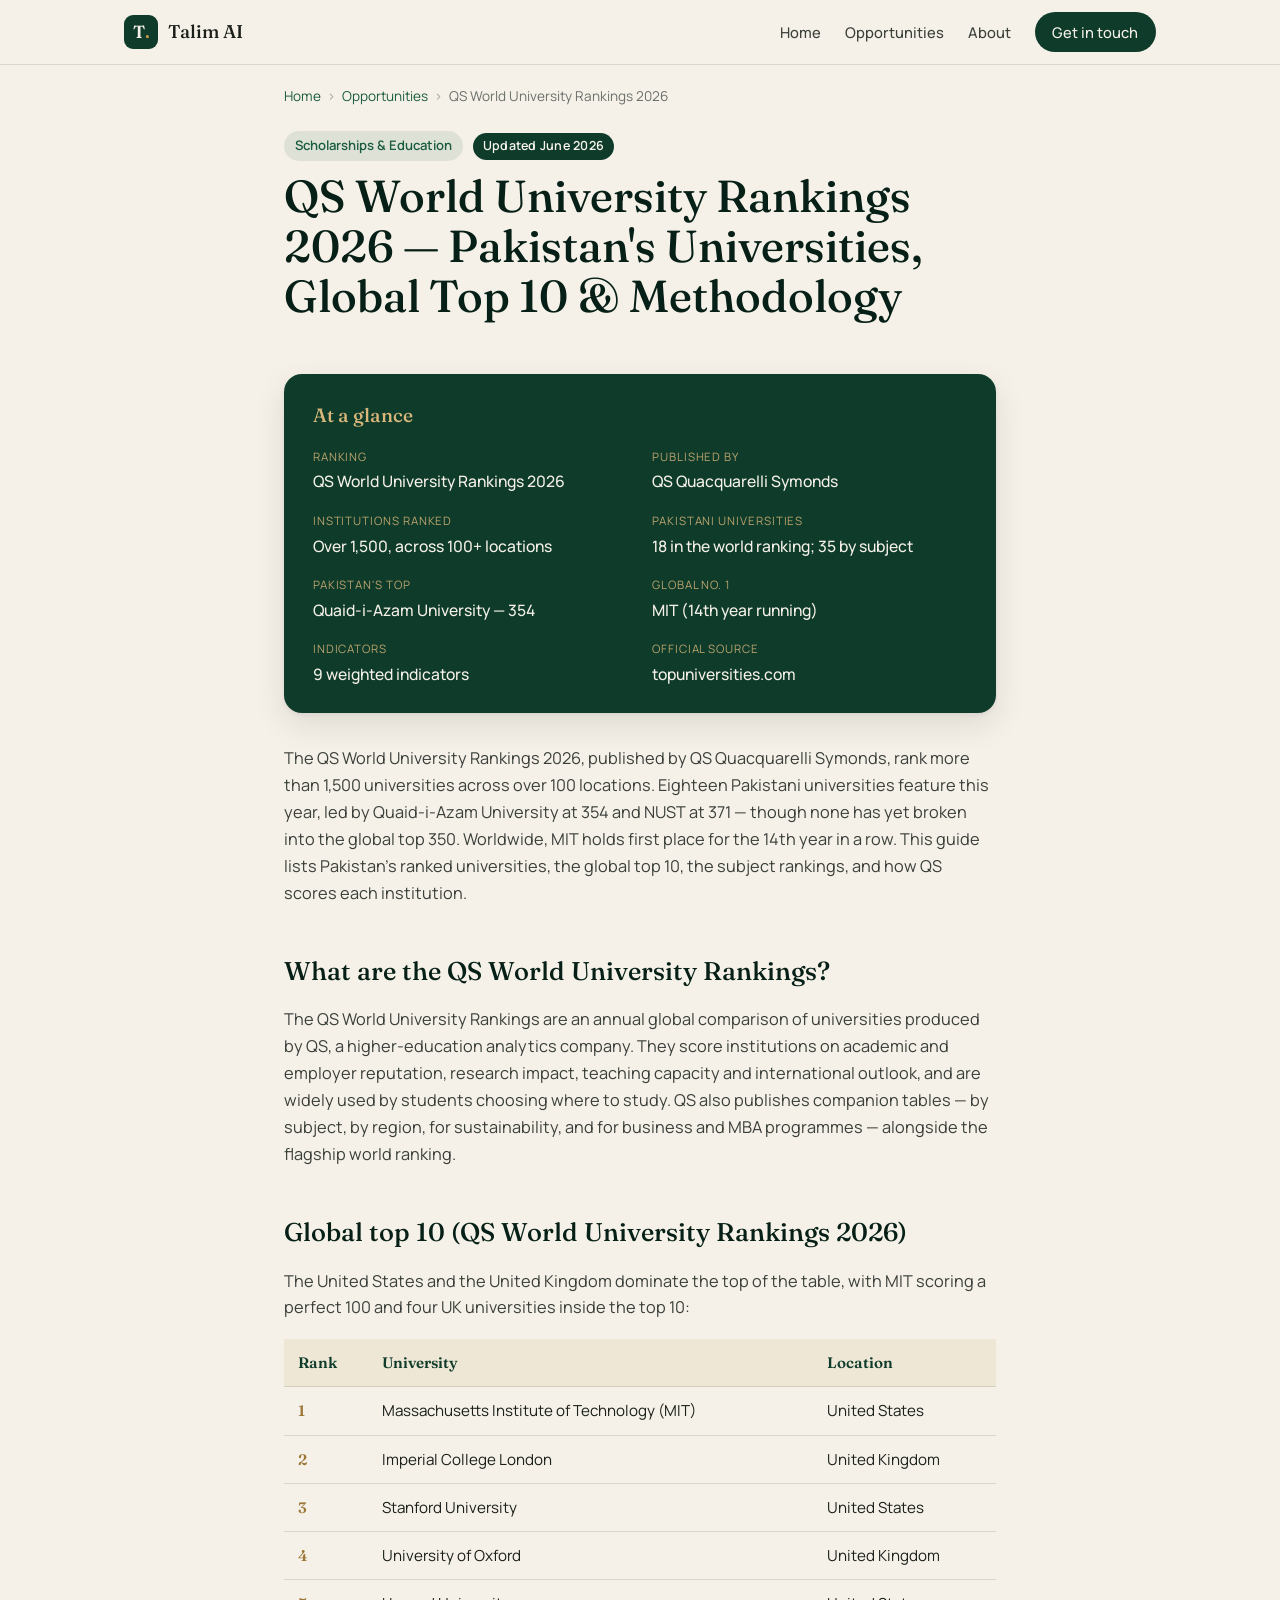
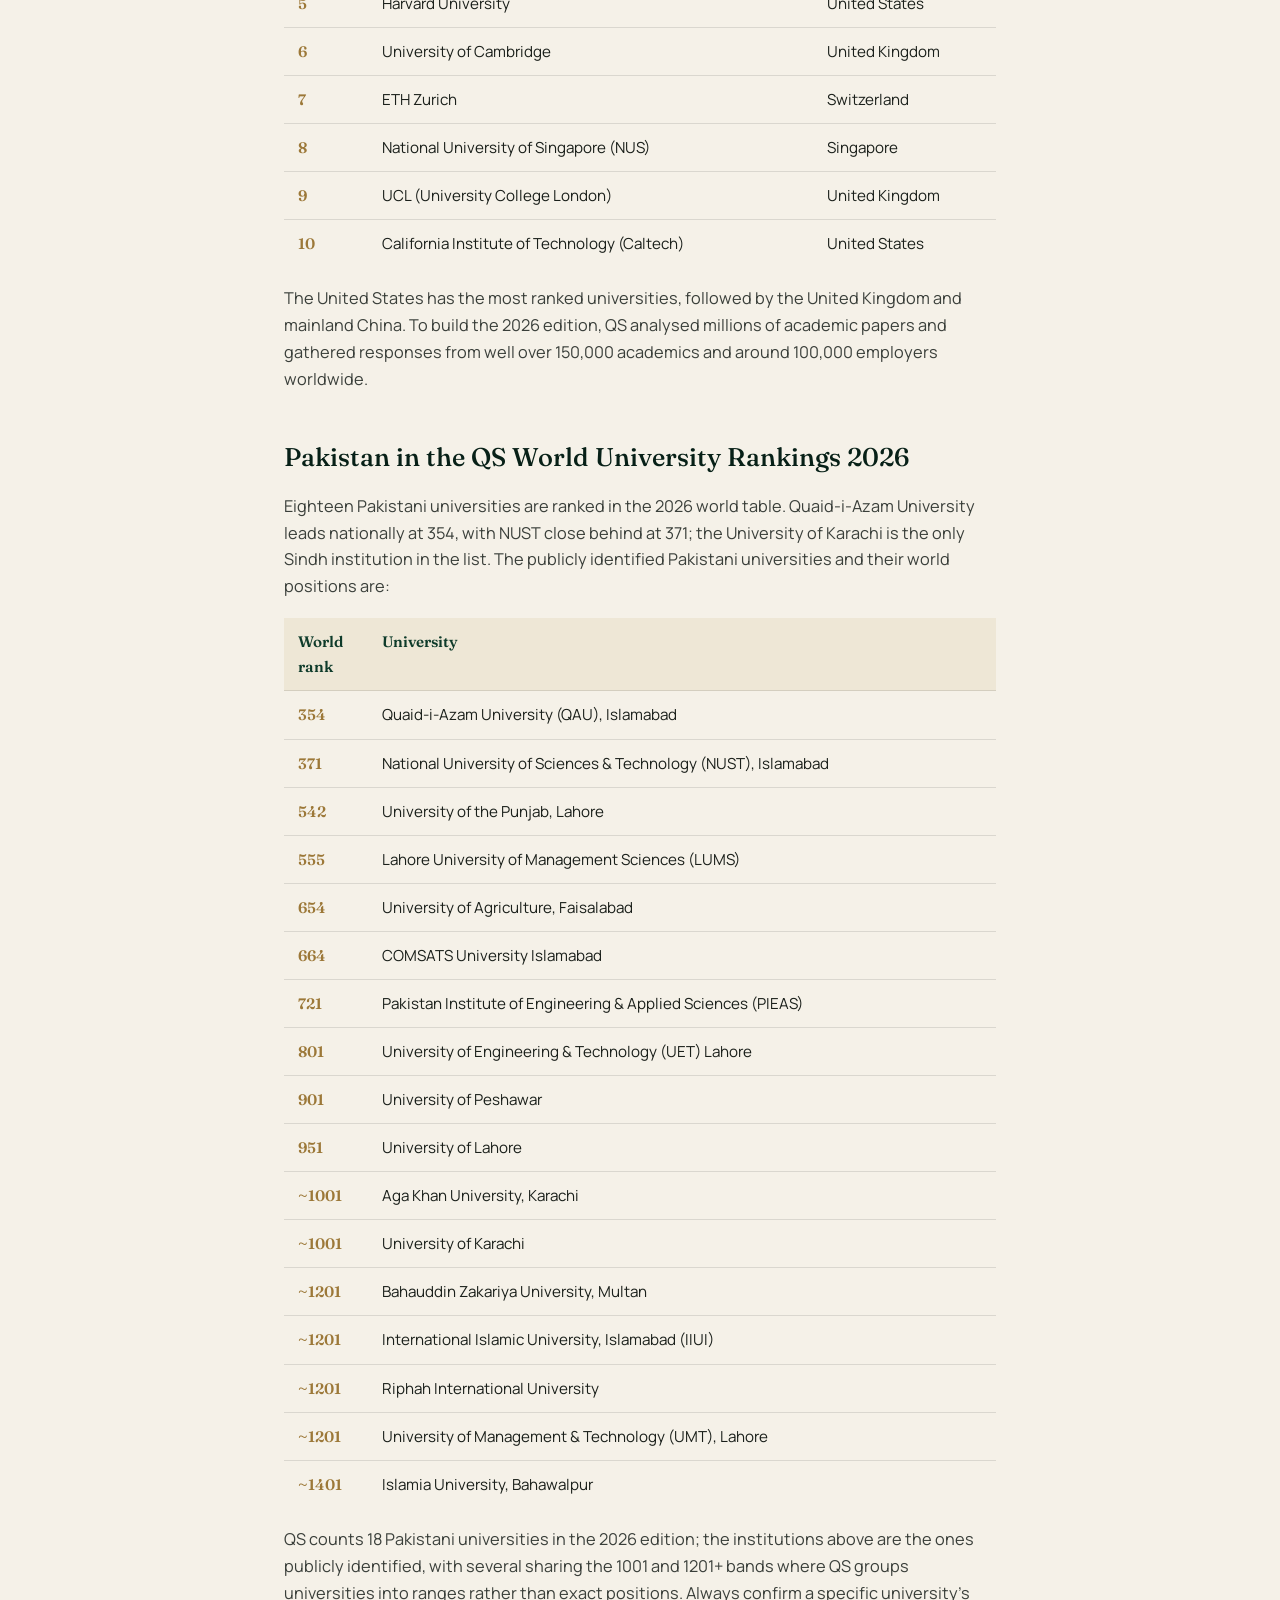
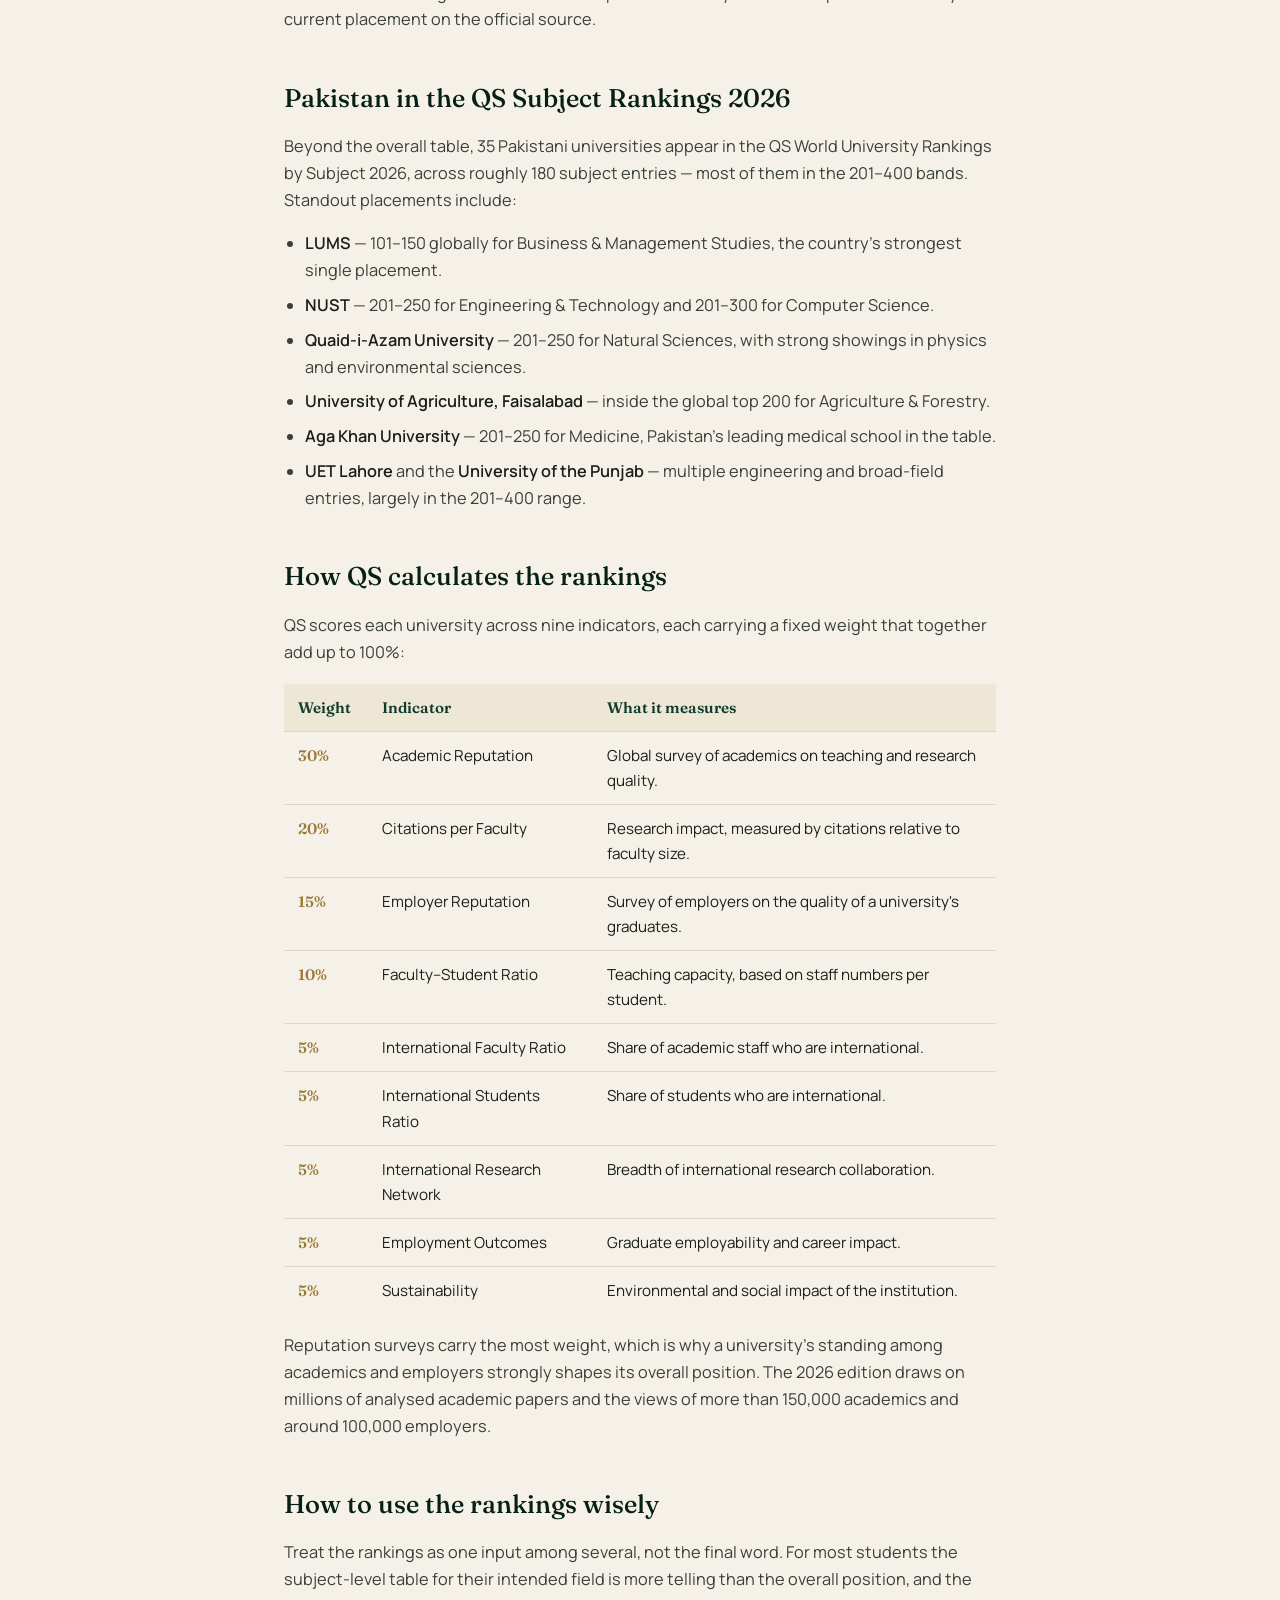
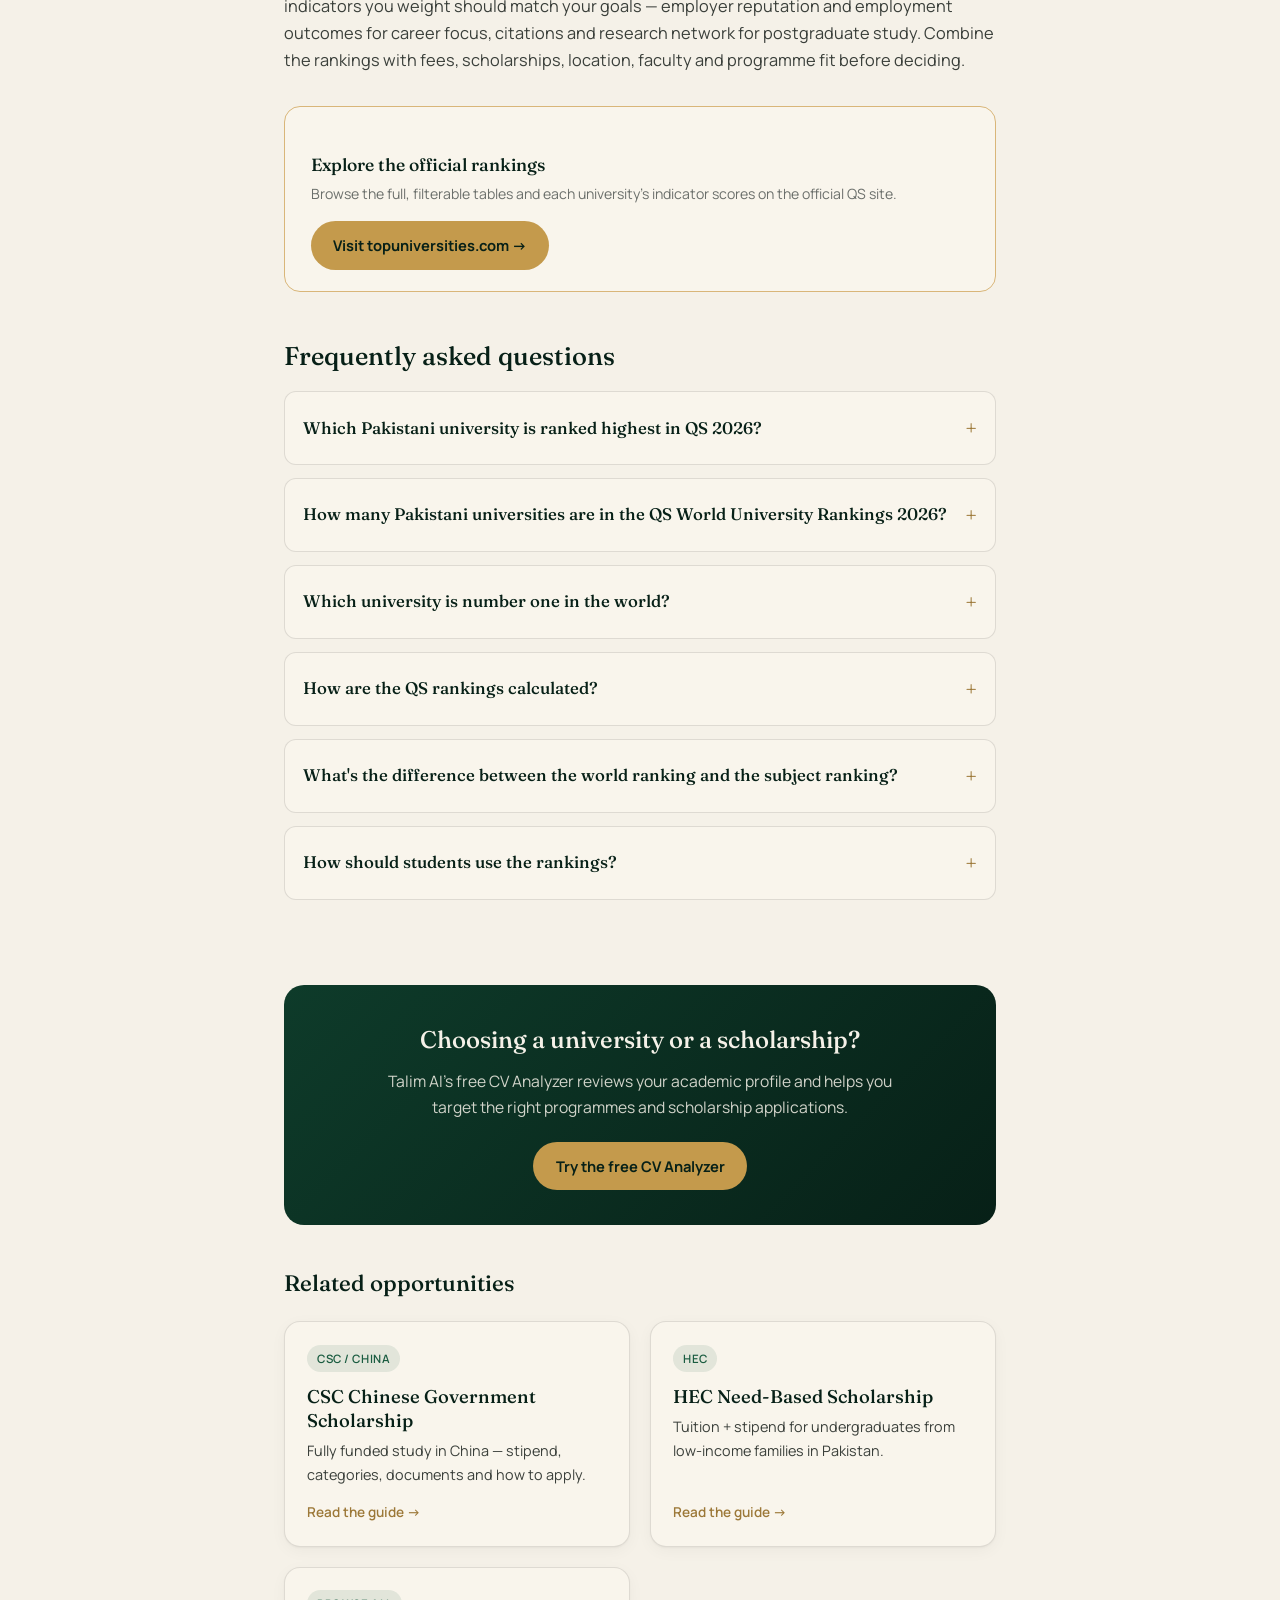
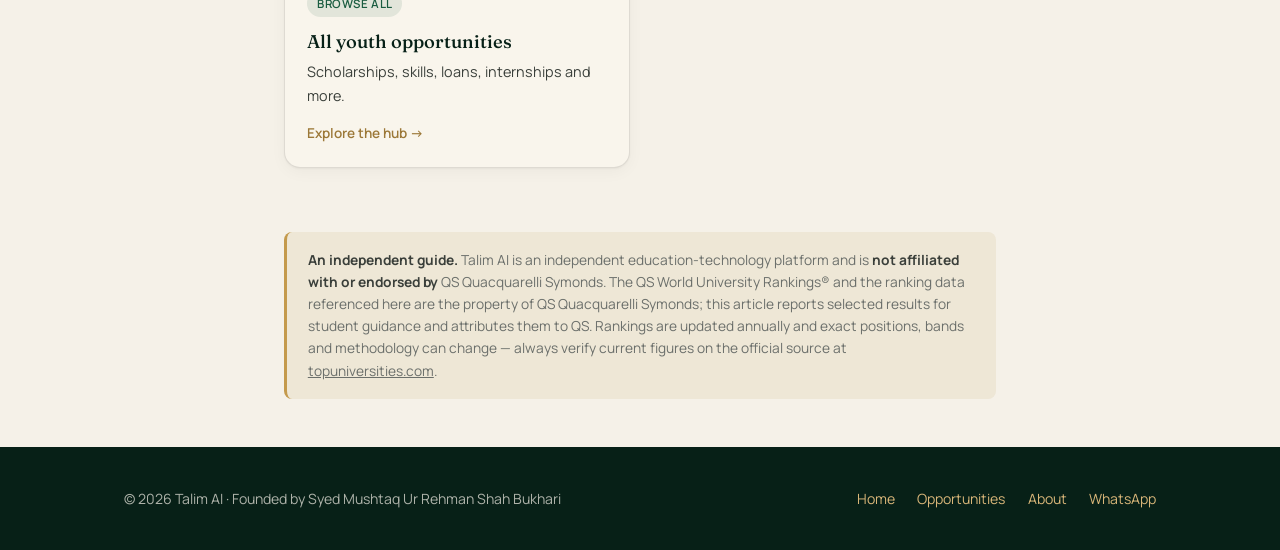
<file: opportunities/qs-world-university-rankings-pakistan/index.html>
<!DOCTYPE html>
<html lang="en">
<head>
<meta charset="UTF-8">
<meta name="viewport" content="width=device-width, initial-scale=1.0">
<title>QS World University Rankings 2026 — Pakistan's Universities, Global Top 10 &amp; Methodology | Talim AI</title>
<meta name="description" content="QS World University Rankings 2026: all 18 ranked Pakistani universities with their global positions (QAU 354, NUST 371), the global top 10 led by MIT, the 35 Pakistani universities in the QS Subject Rankings, and how QS scores universities across its nine indicators. Independent guide, data attributed to QS / topuniversities.com.">
<meta name="keywords" content="QS World University Rankings 2026, QS rankings Pakistan, Pakistan universities ranking 2026, QAU rank, NUST QS ranking, LUMS QS, QS top 10 world, QS methodology, QS subject rankings 2026 Pakistan, best universities Pakistan, MIT QS rank">
<meta name="author" content="Talim AI">
<meta name="robots" content="index, follow, max-image-preview:large">
<link rel="canonical" href="https://talimai.tech/opportunities/qs-world-university-rankings-pakistan/">
<meta property="og:type" content="article">
<meta property="og:site_name" content="Talim AI">
<meta property="og:title" content="QS World University Rankings 2026 — Pakistan's Universities &amp; Global Top 10">
<meta property="og:description" content="All 18 ranked Pakistani universities, the global top 10 led by MIT, subject rankings, and QS methodology — for the 2026 edition.">
<meta property="og:url" content="https://talimai.tech/opportunities/qs-world-university-rankings-pakistan/">
<meta property="og:image" content="https://talimai.tech/og-image.png">
<meta name="twitter:card" content="summary_large_image">
<meta name="twitter:title" content="QS World University Rankings 2026 — Pakistan &amp; Global Top 10 | Talim AI">
<meta name="twitter:description" content="An independent guide to the QS World University Rankings 2026, with Pakistan's ranked universities and the global top 10.">
<meta name="twitter:image" content="https://talimai.tech/og-image.png">
<link rel="icon" type="image/png" sizes="32x32" href="/favicon-32x32.png">
<link rel="icon" type="image/png" sizes="16x16" href="/favicon-16x16.png">
<link rel="apple-touch-icon" sizes="180x180" href="/apple-touch-icon.png">
<meta name="theme-color" content="#0E3B2A">
<link rel="preconnect" href="https://fonts.googleapis.com">
<link rel="preconnect" href="https://fonts.gstatic.com" crossorigin>
<link href="https://fonts.googleapis.com/css2?family=Fraunces:opsz,wght@9..144,300;9..144,400;9..144,500;9..144,600;9..144,700&family=Manrope:wght@300;400;500;600;700;800&family=Noto+Nastaliq+Urdu:wght@400;500;700&display=swap" rel="stylesheet">
<link rel="stylesheet" href="/opportunities/hub.css">
<style>
  .ctable{width:100%;border-collapse:collapse;margin:18px 0;font-size:.95rem}
  .ctable th,.ctable td{text-align:left;padding:11px 14px;border-bottom:1px solid var(--line,rgba(26,31,26,.12));vertical-align:top}
  .ctable th{background:var(--cream-deep,#EEE7D6);font-family:'Fraunces',serif;font-weight:600;color:var(--forest,#0E3B2A)}
  .ctable td.rk{font-family:'Fraunces',serif;font-weight:600;color:var(--gold-deep,#9C7838);white-space:nowrap;width:84px}
  .ctable tr:last-child td{border-bottom:none}
  .badge-upd{display:inline-block;background:var(--forest,#0E3B2A);color:var(--cream-warm,#F9F5EC);font-size:.78rem;font-weight:600;padding:3px 10px;border-radius:999px;letter-spacing:.02em}
  @media(max-width:640px){.ctable{font-size:.86rem}.ctable th,.ctable td{padding:8px 9px}.ctable td.rk{width:60px}}
</style>
<script type="application/ld+json">
{
  "@context": "https://schema.org",
  "@graph": [
    {
      "@type": "Article",
      "headline": "QS World University Rankings 2026 — Pakistan's Universities, Global Top 10 & Methodology",
      "description": "The 18 ranked Pakistani universities, the global top 10, the QS Subject Rankings, and how QS scores universities, for the 2026 edition.",
      "author": { "@type": "Organization", "name": "Talim AI", "url": "https://talimai.tech/" },
      "publisher": { "@type": "Organization", "name": "Talim AI", "logo": { "@type": "ImageObject", "url": "https://talimai.tech/og-image.png" } },
      "datePublished": "2026-06-06", "dateModified": "2026-06-06",
      "inLanguage": "en", "mainEntityOfPage": "https://talimai.tech/opportunities/qs-world-university-rankings-pakistan/", "image": "https://talimai.tech/og-image.png"
    },
    {
      "@type": "ItemList",
      "name": "Pakistani universities in the QS World University Rankings 2026",
      "itemListOrder": "https://schema.org/ItemListOrderAscending",
      "itemListElement": [
        { "@type": "ListItem", "position": 1, "name": "Quaid-i-Azam University (QAU), Islamabad — world rank 354" },
        { "@type": "ListItem", "position": 2, "name": "National University of Sciences & Technology (NUST), Islamabad — world rank 371" },
        { "@type": "ListItem", "position": 3, "name": "University of the Punjab, Lahore — world rank 542" },
        { "@type": "ListItem", "position": 4, "name": "Lahore University of Management Sciences (LUMS) — world rank 555" },
        { "@type": "ListItem", "position": 5, "name": "University of Agriculture, Faisalabad — world rank 654" },
        { "@type": "ListItem", "position": 6, "name": "COMSATS University Islamabad — world rank 664" },
        { "@type": "ListItem", "position": 7, "name": "Pakistan Institute of Engineering & Applied Sciences (PIEAS) — world rank 721" },
        { "@type": "ListItem", "position": 8, "name": "University of Engineering & Technology (UET) Lahore — world rank 801" },
        { "@type": "ListItem", "position": 9, "name": "University of Peshawar — world rank 901" },
        { "@type": "ListItem", "position": 10, "name": "University of Lahore — world rank 951" },
        { "@type": "ListItem", "position": 11, "name": "Aga Khan University, Karachi — world rank ~1001" },
        { "@type": "ListItem", "position": 12, "name": "University of Karachi — world rank ~1001" },
        { "@type": "ListItem", "position": 13, "name": "Bahauddin Zakariya University, Multan — world rank ~1201" },
        { "@type": "ListItem", "position": 14, "name": "International Islamic University, Islamabad (IIUI) — world rank ~1201" },
        { "@type": "ListItem", "position": 15, "name": "Riphah International University — world rank ~1201" },
        { "@type": "ListItem", "position": 16, "name": "University of Management & Technology (UMT), Lahore — world rank ~1201" },
        { "@type": "ListItem", "position": 17, "name": "Islamia University, Bahawalpur — world rank ~1401" }
      ]
    },
    {
      "@type": "FAQPage",
      "mainEntity": [
        { "@type": "Question", "name": "Which Pakistani university is ranked highest in the QS World University Rankings 2026?", "acceptedAnswer": { "@type": "Answer", "text": "Quaid-i-Azam University (QAU), Islamabad is Pakistan's highest-ranked institution in the QS World University Rankings 2026, placed at 354 in the world, followed by NUST at 371. No Pakistani university is yet inside the global top 350." } },
        { "@type": "Question", "name": "How many Pakistani universities are in the QS World University Rankings 2026?", "acceptedAnswer": { "@type": "Answer", "text": "Eighteen Pakistani universities are included in the QS World University Rankings 2026, out of more than 1,500 institutions worldwide. A further 35 Pakistani universities appear in the QS World University Rankings by Subject 2026." } },
        { "@type": "Question", "name": "Which university is number one in the QS World University Rankings 2026?", "acceptedAnswer": { "@type": "Answer", "text": "The Massachusetts Institute of Technology (MIT) is ranked number one in the QS World University Rankings 2026 — its 14th consecutive year at the top — followed by Imperial College London and Stanford University." } },
        { "@type": "Question", "name": "How are the QS World University Rankings calculated?", "acceptedAnswer": { "@type": "Answer", "text": "QS scores universities across nine indicators: Academic Reputation (30%), Citations per Faculty (20%), Employer Reputation (15%), Faculty-Student Ratio (10%), and five more weighted at 5% each — International Faculty Ratio, International Students Ratio, International Research Network, Employment Outcomes, and Sustainability. The 2026 edition draws on millions of academic papers and surveys of academics and employers worldwide." } },
        { "@type": "Question", "name": "What is the difference between the QS World University Rankings and the QS Subject Rankings?", "acceptedAnswer": { "@type": "Answer", "text": "The QS World University Rankings rank whole institutions overall, while the QS World University Rankings by Subject rank universities within individual subjects such as engineering, computer science or medicine. In 2026, 18 Pakistani universities appear in the overall world ranking and 35 appear in the subject rankings." } },
        { "@type": "Question", "name": "How should students use the QS rankings?", "acceptedAnswer": { "@type": "Answer", "text": "Use the rankings as one input, not the only one. Look at subject-level rankings for your field, weigh indicators that matter to you such as employer reputation or research, and combine them with fees, scholarships, location and programme fit rather than relying on the overall position alone." } }
      ]
    },
    {
      "@type": "BreadcrumbList",
      "itemListElement": [
        { "@type": "ListItem", "position": 1, "name": "Home", "item": "https://talimai.tech/" },
        { "@type": "ListItem", "position": 2, "name": "Opportunities", "item": "https://talimai.tech/opportunities/" },
        { "@type": "ListItem", "position": 3, "name": "QS World University Rankings 2026 (Pakistan)", "item": "https://talimai.tech/opportunities/qs-world-university-rankings-pakistan/" }
      ]
    }
  ]
}
</script>
</head>
<body>
<header class="site-header">
  <div class="wrap">
    <a class="brand" href="/"><span class="brand-mark">T<span class="dot">.</span></span><span class="brand-name">Talim&nbsp;AI</span></a>
    <nav class="header-nav">
      <a href="/">Home</a>
      <a href="/opportunities/">Opportunities</a>
      <a href="/about/">About</a>
      <a class="header-cta" href="/#contact">Get in touch</a>
    </nav>
  </div>
</header>
<main>
<div class="wrap-narrow">
  <nav class="breadcrumb" aria-label="Breadcrumb">
    <a href="/">Home</a><span>›</span><a href="/opportunities/">Opportunities</a><span>›</span>QS World University Rankings 2026
  </nav>
  <article>
    <header class="article-head">
      <div class="article-meta">
        <span class="pill">Scholarships &amp; Education</span>
        <span class="badge-upd">Updated June 2026</span>
      </div>
      <h1>QS World University Rankings 2026 — Pakistan's Universities, Global Top 10 &amp; Methodology</h1>
    </header>

    <div class="glance">
      <h2>At a glance</h2>
      <div class="glance-grid">
        <div class="glance-item"><div class="k">Ranking</div><div class="v">QS World University Rankings 2026</div></div>
        <div class="glance-item"><div class="k">Published by</div><div class="v">QS Quacquarelli Symonds</div></div>
        <div class="glance-item"><div class="k">Institutions ranked</div><div class="v">Over 1,500, across 100+ locations</div></div>
        <div class="glance-item"><div class="k">Pakistani universities</div><div class="v">18 in the world ranking; 35 by subject</div></div>
        <div class="glance-item"><div class="k">Pakistan's top</div><div class="v">Quaid-i-Azam University — 354</div></div>
        <div class="glance-item"><div class="k">Global No. 1</div><div class="v">MIT (14th year running)</div></div>
        <div class="glance-item"><div class="k">Indicators</div><div class="v">9 weighted indicators</div></div>
        <div class="glance-item"><div class="k">Official source</div><div class="v">topuniversities.com</div></div>
      </div>
    </div>

    <div class="article-body">
      <p>The QS World University Rankings 2026, published by QS Quacquarelli Symonds, rank more than 1,500 universities across over 100 locations. Eighteen Pakistani universities feature this year, led by Quaid-i-Azam University at 354 and NUST at 371 — though none has yet broken into the global top 350. Worldwide, MIT holds first place for the 14th year in a row. This guide lists Pakistan's ranked universities, the global top 10, the subject rankings, and how QS scores each institution.</p>

      <h2>What are the QS World University Rankings?</h2>
      <p>The QS World University Rankings are an annual global comparison of universities produced by QS, a higher-education analytics company. They score institutions on academic and employer reputation, research impact, teaching capacity and international outlook, and are widely used by students choosing where to study. QS also publishes companion tables — by subject, by region, for sustainability, and for business and MBA programmes — alongside the flagship world ranking.</p>

      <h2>Global top 10 (QS World University Rankings 2026)</h2>
      <p>The United States and the United Kingdom dominate the top of the table, with MIT scoring a perfect 100 and four UK universities inside the top 10:</p>
      <table class="ctable">
        <thead><tr><th>Rank</th><th>University</th><th>Location</th></tr></thead>
        <tbody>
          <tr><td class="rk">1</td><td>Massachusetts Institute of Technology (MIT)</td><td>United States</td></tr>
          <tr><td class="rk">2</td><td>Imperial College London</td><td>United Kingdom</td></tr>
          <tr><td class="rk">3</td><td>Stanford University</td><td>United States</td></tr>
          <tr><td class="rk">4</td><td>University of Oxford</td><td>United Kingdom</td></tr>
          <tr><td class="rk">5</td><td>Harvard University</td><td>United States</td></tr>
          <tr><td class="rk">6</td><td>University of Cambridge</td><td>United Kingdom</td></tr>
          <tr><td class="rk">7</td><td>ETH Zurich</td><td>Switzerland</td></tr>
          <tr><td class="rk">8</td><td>National University of Singapore (NUS)</td><td>Singapore</td></tr>
          <tr><td class="rk">9</td><td>UCL (University College London)</td><td>United Kingdom</td></tr>
          <tr><td class="rk">10</td><td>California Institute of Technology (Caltech)</td><td>United States</td></tr>
        </tbody>
      </table>
      <p>The United States has the most ranked universities, followed by the United Kingdom and mainland China. To build the 2026 edition, QS analysed millions of academic papers and gathered responses from well over 150,000 academics and around 100,000 employers worldwide.</p>

      <h2>Pakistan in the QS World University Rankings 2026</h2>
      <p>Eighteen Pakistani universities are ranked in the 2026 world table. Quaid-i-Azam University leads nationally at 354, with NUST close behind at 371; the University of Karachi is the only Sindh institution in the list. The publicly identified Pakistani universities and their world positions are:</p>
      <table class="ctable">
        <thead><tr><th>World rank</th><th>University</th></tr></thead>
        <tbody>
          <tr><td class="rk">354</td><td>Quaid-i-Azam University (QAU), Islamabad</td></tr>
          <tr><td class="rk">371</td><td>National University of Sciences &amp; Technology (NUST), Islamabad</td></tr>
          <tr><td class="rk">542</td><td>University of the Punjab, Lahore</td></tr>
          <tr><td class="rk">555</td><td>Lahore University of Management Sciences (LUMS)</td></tr>
          <tr><td class="rk">654</td><td>University of Agriculture, Faisalabad</td></tr>
          <tr><td class="rk">664</td><td>COMSATS University Islamabad</td></tr>
          <tr><td class="rk">721</td><td>Pakistan Institute of Engineering &amp; Applied Sciences (PIEAS)</td></tr>
          <tr><td class="rk">801</td><td>University of Engineering &amp; Technology (UET) Lahore</td></tr>
          <tr><td class="rk">901</td><td>University of Peshawar</td></tr>
          <tr><td class="rk">951</td><td>University of Lahore</td></tr>
          <tr><td class="rk">~1001</td><td>Aga Khan University, Karachi</td></tr>
          <tr><td class="rk">~1001</td><td>University of Karachi</td></tr>
          <tr><td class="rk">~1201</td><td>Bahauddin Zakariya University, Multan</td></tr>
          <tr><td class="rk">~1201</td><td>International Islamic University, Islamabad (IIUI)</td></tr>
          <tr><td class="rk">~1201</td><td>Riphah International University</td></tr>
          <tr><td class="rk">~1201</td><td>University of Management &amp; Technology (UMT), Lahore</td></tr>
          <tr><td class="rk">~1401</td><td>Islamia University, Bahawalpur</td></tr>
        </tbody>
      </table>
      <p>QS counts 18 Pakistani universities in the 2026 edition; the institutions above are the ones publicly identified, with several sharing the 1001 and 1201+ bands where QS groups universities into ranges rather than exact positions. Always confirm a specific university's current placement on the official source.</p>

      <h2>Pakistan in the QS Subject Rankings 2026</h2>
      <p>Beyond the overall table, 35 Pakistani universities appear in the QS World University Rankings by Subject 2026, across roughly 180 subject entries — most of them in the 201–400 bands. Standout placements include:</p>
      <ul>
        <li><strong>LUMS</strong> — 101–150 globally for Business &amp; Management Studies, the country's strongest single placement.</li>
        <li><strong>NUST</strong> — 201–250 for Engineering &amp; Technology and 201–300 for Computer Science.</li>
        <li><strong>Quaid-i-Azam University</strong> — 201–250 for Natural Sciences, with strong showings in physics and environmental sciences.</li>
        <li><strong>University of Agriculture, Faisalabad</strong> — inside the global top 200 for Agriculture &amp; Forestry.</li>
        <li><strong>Aga Khan University</strong> — 201–250 for Medicine, Pakistan's leading medical school in the table.</li>
        <li><strong>UET Lahore</strong> and the <strong>University of the Punjab</strong> — multiple engineering and broad-field entries, largely in the 201–400 range.</li>
      </ul>

      <h2>How QS calculates the rankings</h2>
      <p>QS scores each university across nine indicators, each carrying a fixed weight that together add up to 100%:</p>
      <table class="ctable">
        <thead><tr><th>Weight</th><th>Indicator</th><th>What it measures</th></tr></thead>
        <tbody>
          <tr><td class="rk">30%</td><td>Academic Reputation</td><td>Global survey of academics on teaching and research quality.</td></tr>
          <tr><td class="rk">20%</td><td>Citations per Faculty</td><td>Research impact, measured by citations relative to faculty size.</td></tr>
          <tr><td class="rk">15%</td><td>Employer Reputation</td><td>Survey of employers on the quality of a university's graduates.</td></tr>
          <tr><td class="rk">10%</td><td>Faculty–Student Ratio</td><td>Teaching capacity, based on staff numbers per student.</td></tr>
          <tr><td class="rk">5%</td><td>International Faculty Ratio</td><td>Share of academic staff who are international.</td></tr>
          <tr><td class="rk">5%</td><td>International Students Ratio</td><td>Share of students who are international.</td></tr>
          <tr><td class="rk">5%</td><td>International Research Network</td><td>Breadth of international research collaboration.</td></tr>
          <tr><td class="rk">5%</td><td>Employment Outcomes</td><td>Graduate employability and career impact.</td></tr>
          <tr><td class="rk">5%</td><td>Sustainability</td><td>Environmental and social impact of the institution.</td></tr>
        </tbody>
      </table>
      <p>Reputation surveys carry the most weight, which is why a university's standing among academics and employers strongly shapes its overall position. The 2026 edition draws on millions of analysed academic papers and the views of more than 150,000 academics and around 100,000 employers.</p>

      <h2>How to use the rankings wisely</h2>
      <p>Treat the rankings as one input among several, not the final word. For most students the subject-level table for their intended field is more telling than the overall position, and the indicators you weight should match your goals — employer reputation and employment outcomes for career focus, citations and research network for postgraduate study. Combine the rankings with fees, scholarships, location, faculty and programme fit before deciding.</p>

      <div class="official">
        <div class="txt"><h3>Explore the official rankings</h3><p>Browse the full, filterable tables and each university's indicator scores on the official QS site.</p></div>
        <a class="btn-gold" href="https://www.topuniversities.com/world-university-rankings" target="_blank" rel="noopener nofollow">Visit topuniversities.com →</a>
      </div>

      <h2>Frequently asked questions</h2>
      <div class="faq">
        <details><summary>Which Pakistani university is ranked highest in QS 2026?</summary><p>Quaid-i-Azam University (QAU), Islamabad, at world rank 354, followed by NUST at 371. No Pakistani university is yet inside the global top 350.</p></details>
        <details><summary>How many Pakistani universities are in the QS World University Rankings 2026?</summary><p>Eighteen, out of more than 1,500 institutions worldwide. A further 35 Pakistani universities appear in the QS Subject Rankings 2026.</p></details>
        <details><summary>Which university is number one in the world?</summary><p>MIT, for the 14th consecutive year, ahead of Imperial College London and Stanford University.</p></details>
        <details><summary>How are the QS rankings calculated?</summary><p>Across nine indicators: Academic Reputation (30%), Citations per Faculty (20%), Employer Reputation (15%), Faculty–Student Ratio (10%), and five at 5% each — International Faculty, International Students, International Research Network, Employment Outcomes and Sustainability.</p></details>
        <details><summary>What's the difference between the world ranking and the subject ranking?</summary><p>The world ranking compares whole institutions overall; the subject ranking compares universities within individual subjects. In 2026, 18 Pakistani universities are in the world ranking and 35 in the subject rankings.</p></details>
        <details><summary>How should students use the rankings?</summary><p>As one input, not the only one — check your subject's table, weigh the indicators that matter to you, and combine them with fees, scholarships, location and programme fit.</p></details>
      </div>
    </div>
  </article>

  <div class="talim-cta">
    <h3>Choosing a university or a scholarship?</h3>
    <p>Talim AI's free CV Analyzer reviews your academic profile and helps you target the right programmes and scholarship applications.</p>
    <a class="btn-gold" href="/#cv-analyzer">Try the free CV Analyzer</a>
  </div>

  <section class="related">
    <h2>Related opportunities</h2>
    <div class="guide-list">
      <a class="guide-card" href="/opportunities/csc-chinese-government-scholarship/"><span class="guide-tag">CSC / China</span><h3>CSC Chinese Government Scholarship</h3><p>Fully funded study in China — stipend, categories, documents and how to apply.</p><span class="read">Read the guide →</span></a>
      <a class="guide-card" href="/opportunities/hec-need-based-scholarship/"><span class="guide-tag">HEC</span><h3>HEC Need-Based Scholarship</h3><p>Tuition + stipend for undergraduates from low-income families in Pakistan.</p><span class="read">Read the guide →</span></a>
      <a class="guide-card" href="/opportunities/"><span class="guide-tag">Browse all</span><h3>All youth opportunities</h3><p>Scholarships, skills, loans, internships and more.</p><span class="read">Explore the hub →</span></a>
    </div>
  </section>

  <div class="disclaimer">
    <strong>An independent guide.</strong> Talim AI is an independent education-technology platform and is <strong>not affiliated with or endorsed by</strong> QS Quacquarelli Symonds. The QS World University Rankings® and the ranking data referenced here are the property of QS Quacquarelli Symonds; this article reports selected results for student guidance and attributes them to QS. Rankings are updated annually and exact positions, bands and methodology can change — always verify current figures on the official source at <a href="https://www.topuniversities.com/world-university-rankings" target="_blank" rel="noopener nofollow">topuniversities.com</a>.
  </div>
</div>
</main>
<footer class="site-footer">
  <div class="wrap">
    <span>© 2026 Talim AI · Founded by Syed Mushtaq Ur Rehman Shah Bukhari</span>
    <div class="footer-links">
      <a href="/">Home</a>
      <a href="/opportunities/">Opportunities</a>
      <a href="/about/">About</a>
      <a href="https://wa.me/923096032223">WhatsApp</a>
    </div>
  </div>
</footer>
</body>
</html>
</file>
<file: opportunities/hub.css>
/* ============================================================
   Talim AI — Opportunities Hub shared stylesheet
   Matches the main talimai.tech design system.
   Linked by every page under /opportunities/ as /opportunities/hub.css
   ============================================================ */

:root{
  --cream:#F5F1E8;
  --cream-deep:#EEE7D6;
  --cream-warm:#F9F5EC;
  --ink:#1A1F1A;
  --ink-soft:#3A3F3A;
  --ink-mute:#6B6F6B;
  --forest:#0E3B2A;
  --forest-deep:#072017;
  --forest-soft:#1A5C40;
  --gold:#C49A4C;
  --gold-soft:#D9B679;
  --gold-deep:#9C7838;
  --terracotta:#B0623E;
  --rust:#A04B2A;
  --line:rgba(26,31,26,0.12);
  --line-strong:rgba(26,31,26,0.25);
  --shadow-card:0 1px 2px rgba(26,31,26,0.04), 0 4px 16px rgba(26,31,26,0.04);
  --shadow-strong:0 2px 4px rgba(26,31,26,0.06), 0 12px 32px rgba(26,31,26,0.10);
}
*{margin:0;padding:0;box-sizing:border-box;}
html{scroll-behavior:smooth;}
body{
  font-family:'Manrope',sans-serif;
  background:var(--cream);
  color:var(--ink);
  line-height:1.65;
  -webkit-font-smoothing:antialiased;
}
a{color:inherit;}
.urdu{font-family:'Noto Nastaliq Urdu',serif;direction:rtl;line-height:2;}

.wrap{max-width:1080px;margin:0 auto;padding:0 1.5rem;}
.wrap-narrow{max-width:760px;margin:0 auto;padding:0 1.5rem;}

/* ---------- Header ---------- */
.site-header{
  position:sticky;top:0;z-index:100;
  background:rgba(245,241,232,0.88);
  backdrop-filter:blur(12px);
  border-bottom:1px solid var(--line);
}
.site-header .wrap{display:flex;align-items:center;justify-content:space-between;height:64px;}
.brand{display:flex;align-items:center;gap:0.6rem;text-decoration:none;}
.brand-mark{
  width:34px;height:34px;border-radius:9px;background:var(--forest);
  color:var(--cream);display:flex;align-items:center;justify-content:center;
  font-family:'Fraunces',serif;font-weight:600;font-size:1.1rem;
}
.brand-mark .dot{color:var(--gold);}
.brand-name{font-family:'Fraunces',serif;font-weight:500;font-size:1.15rem;color:var(--ink);}
.header-nav{display:flex;gap:1.5rem;align-items:center;}
.header-nav a{text-decoration:none;color:var(--ink-soft);font-size:0.92rem;font-weight:500;transition:color 0.2s;}
.header-nav a:hover{color:var(--forest);}
.header-cta{
  background:var(--forest);color:var(--cream)!important;
  padding:0.5rem 1.1rem;border-radius:999px;font-size:0.88rem;
}
.header-cta:hover{background:var(--forest-deep);}
@media(max-width:640px){.header-nav a:not(.header-cta){display:none;}}

/* ---------- Breadcrumb ---------- */
.breadcrumb{padding:1.25rem 0 0;font-size:0.85rem;color:var(--ink-mute);}
.breadcrumb a{text-decoration:none;color:var(--forest-soft);}
.breadcrumb a:hover{text-decoration:underline;}
.breadcrumb span{margin:0 0.4rem;opacity:0.6;}

/* ---------- Hub hero ---------- */
.hub-hero{padding:3rem 0 2.5rem;text-align:center;}
.eyebrow{
  display:inline-block;font-family:'Fraunces',serif;font-size:0.78rem;
  letter-spacing:0.18em;text-transform:uppercase;color:var(--gold-deep);
  margin-bottom:1rem;
}
.hub-hero h1{
  font-family:'Fraunces',serif;font-weight:500;
  font-size:clamp(2.1rem,4.5vw,3.4rem);line-height:1.1;color:var(--forest-deep);
  margin-bottom:1rem;
}
.hub-hero p{
  max-width:620px;margin:0 auto;font-size:1.08rem;color:var(--ink-soft);
}
.hub-hero .accent{color:var(--gold-deep);}

/* ---------- Category grid ---------- */
.section-label{
  font-family:'Fraunces',serif;font-size:0.82rem;letter-spacing:0.16em;
  text-transform:uppercase;color:var(--gold-deep);text-align:center;margin-bottom:0.6rem;
}
.section-title{
  font-family:'Fraunces',serif;font-weight:500;font-size:clamp(1.6rem,3vw,2.3rem);
  color:var(--forest-deep);text-align:center;margin-bottom:2.5rem;
}
.cat-grid{
  display:grid;grid-template-columns:repeat(3,1fr);gap:1.25rem;margin-bottom:4rem;
}
@media(max-width:860px){.cat-grid{grid-template-columns:repeat(2,1fr);}}
@media(max-width:520px){.cat-grid{grid-template-columns:1fr;}}
.cat-card{
  display:block;text-decoration:none;background:var(--cream-warm);
  border:1px solid var(--line);border-radius:18px;padding:1.6rem;
  box-shadow:var(--shadow-card);transition:transform 0.25s, box-shadow 0.25s, border-color 0.25s;
}
.cat-card:hover{transform:translateY(-4px);box-shadow:var(--shadow-strong);border-color:var(--gold-soft);}
.cat-icon{
  width:46px;height:46px;border-radius:12px;background:var(--forest);color:var(--gold-soft);
  display:flex;align-items:center;justify-content:center;margin-bottom:1rem;font-size:1.4rem;
}
.cat-card h3{font-family:'Fraunces',serif;font-weight:500;font-size:1.3rem;color:var(--forest-deep);margin-bottom:0.4rem;}
.cat-card p{font-size:0.92rem;color:var(--ink-soft);margin-bottom:0.9rem;}
.cat-count{font-size:0.8rem;font-weight:600;color:var(--gold-deep);letter-spacing:0.04em;}

/* ---------- Featured guides list ---------- */
.guide-list{display:grid;grid-template-columns:repeat(2,1fr);gap:1.25rem;margin-bottom:4rem;}
@media(max-width:720px){.guide-list{grid-template-columns:1fr;}}
.guide-card{
  display:flex;flex-direction:column;text-decoration:none;background:var(--cream-warm);
  border:1px solid var(--line);border-radius:16px;padding:1.4rem;
  box-shadow:var(--shadow-card);transition:transform 0.25s, box-shadow 0.25s;
}
.guide-card:hover{transform:translateY(-3px);box-shadow:var(--shadow-strong);}
.guide-tag{
  align-self:flex-start;font-size:0.72rem;font-weight:600;letter-spacing:0.05em;
  text-transform:uppercase;color:var(--forest-soft);background:rgba(26,92,64,0.1);
  padding:0.25rem 0.6rem;border-radius:999px;margin-bottom:0.8rem;
}
.guide-card h3{font-family:'Fraunces',serif;font-weight:500;font-size:1.15rem;color:var(--forest-deep);margin-bottom:0.4rem;line-height:1.3;}
.guide-card p{font-size:0.9rem;color:var(--ink-soft);margin-bottom:0.9rem;flex:1;}
.guide-card .read{font-size:0.85rem;font-weight:600;color:var(--gold-deep);}

/* ---------- Guide article page ---------- */
.article-head{padding:1.5rem 0 1rem;}
.article-head h1{
  font-family:'Fraunces',serif;font-weight:500;
  font-size:clamp(1.9rem,4vw,2.8rem);line-height:1.12;color:var(--forest-deep);
  margin:0.6rem 0 0.8rem;
}
.article-meta{display:flex;flex-wrap:wrap;gap:0.6rem;align-items:center;font-size:0.82rem;color:var(--ink-mute);}
.article-meta .pill{background:rgba(26,92,64,0.1);color:var(--forest-soft);padding:0.25rem 0.7rem;border-radius:999px;font-weight:600;}

/* At a glance box */
.glance{
  background:var(--forest);color:var(--cream);border-radius:18px;
  padding:1.6rem 1.8rem;margin:1.5rem 0 2rem;box-shadow:var(--shadow-strong);
}
.glance h2{font-family:'Fraunces',serif;font-weight:500;font-size:1.2rem;color:var(--gold-soft);margin-bottom:1rem;}
.glance-grid{display:grid;grid-template-columns:repeat(2,1fr);gap:1rem 1.5rem;}
@media(max-width:560px){.glance-grid{grid-template-columns:1fr;}}
.glance-item .k{font-size:0.72rem;letter-spacing:0.08em;text-transform:uppercase;color:var(--gold-soft);opacity:0.85;margin-bottom:0.2rem;}
.glance-item .v{font-size:0.98rem;color:var(--cream);font-weight:500;}

/* Article body */
.article-body{padding-bottom:2rem;}
.article-body h2{
  font-family:'Fraunces',serif;font-weight:500;font-size:1.6rem;color:var(--forest-deep);
  margin:2.2rem 0 0.9rem;padding-top:0.5rem;
}
.article-body h3{font-family:'Fraunces',serif;font-weight:500;font-size:1.2rem;color:var(--forest);margin:1.4rem 0 0.6rem;}
.article-body p{margin-bottom:1rem;color:var(--ink-soft);font-size:1.02rem;}
.article-body ul,.article-body ol{margin:0 0 1.2rem 1.3rem;color:var(--ink-soft);}
.article-body li{margin-bottom:0.5rem;font-size:1.02rem;}
.article-body strong{color:var(--ink);font-weight:600;}

/* Step list */
.steps{list-style:none;margin:0 0 1.5rem;counter-reset:step;}
.steps li{
  position:relative;padding:0 0 1.3rem 3rem;margin:0;counter-increment:step;
}
.steps li::before{
  content:counter(step);position:absolute;left:0;top:0;
  width:2rem;height:2rem;border-radius:50%;background:var(--gold);color:var(--forest-deep);
  display:flex;align-items:center;justify-content:center;font-weight:700;font-size:0.9rem;
  font-family:'Fraunces',serif;
}
.steps li:not(:last-child)::after{
  content:"";position:absolute;left:0.97rem;top:2.1rem;bottom:0.2rem;width:2px;background:var(--line-strong);
}
.steps li h3{margin:0.2rem 0 0.3rem;font-size:1.1rem;}
.steps li p{margin-bottom:0;font-size:0.98rem;}

/* Official source callout */
.official{
  display:flex;flex-wrap:wrap;align-items:center;justify-content:space-between;gap:1rem;
  background:var(--cream-warm);border:1.5px solid var(--gold-soft);border-radius:16px;
  padding:1.3rem 1.6rem;margin:2rem 0;
}
.official .txt h3{font-family:'Fraunces',serif;font-weight:500;font-size:1.1rem;color:var(--forest-deep);margin-bottom:0.2rem;}
.official .txt p{font-size:0.88rem;color:var(--ink-mute);margin:0;}
.btn-gold{
  background:var(--gold);color:var(--forest-deep);text-decoration:none;font-weight:700;
  padding:0.75rem 1.4rem;border-radius:999px;font-size:0.92rem;white-space:nowrap;
  transition:background 0.2s,transform 0.2s;
}
.btn-gold:hover{background:var(--gold-soft);transform:translateY(-2px);}

/* FAQ */
.faq details{
  border:1px solid var(--line);border-radius:12px;padding:0.2rem 1.1rem;margin-bottom:0.8rem;
  background:var(--cream-warm);
}
.faq summary{
  cursor:pointer;font-family:'Fraunces',serif;font-weight:500;font-size:1.05rem;
  color:var(--forest-deep);padding:0.9rem 0;list-style:none;display:flex;justify-content:space-between;align-items:center;
}
.faq summary::-webkit-details-marker{display:none;}
.faq summary::after{content:"+";font-size:1.4rem;color:var(--gold-deep);font-weight:400;}
.faq details[open] summary::after{content:"−";}
.faq details p{padding:0 0 1rem;color:var(--ink-soft);font-size:0.98rem;margin:0;}

/* Talim CTA block */
.talim-cta{
  background:linear-gradient(135deg,var(--forest) 0%,var(--forest-deep) 100%);
  color:var(--cream);border-radius:20px;padding:2.2rem;text-align:center;margin:2.5rem 0;
}
.talim-cta h3{font-family:'Fraunces',serif;font-weight:500;font-size:1.5rem;color:var(--cream);margin-bottom:0.6rem;}
.talim-cta p{font-size:0.98rem;color:rgba(245,241,232,0.85);max-width:520px;margin:0 auto 1.3rem;}
.talim-cta .btn-gold{display:inline-block;}

/* Related */
.related{margin:2.5rem 0;}
.related h2{font-family:'Fraunces',serif;font-weight:500;font-size:1.4rem;color:var(--forest-deep);margin-bottom:1.2rem;}

/* Disclaimer */
.disclaimer{
  background:var(--cream-deep);border-left:3px solid var(--gold);border-radius:8px;
  padding:1.1rem 1.3rem;margin:2rem 0;font-size:0.86rem;color:var(--ink-mute);line-height:1.6;
}
.disclaimer strong{color:var(--ink-soft);}

/* ---------- Footer ---------- */
.site-footer{
  background:var(--forest-deep);color:rgba(245,241,232,0.7);
  padding:2.5rem 0;margin-top:3rem;font-size:0.88rem;
}
.site-footer .wrap{display:flex;flex-wrap:wrap;gap:1rem;justify-content:space-between;align-items:center;}
.site-footer a{color:var(--gold-soft);text-decoration:none;}
.site-footer a:hover{text-decoration:underline;}
.footer-links{display:flex;gap:1.4rem;flex-wrap:wrap;}
</file>
